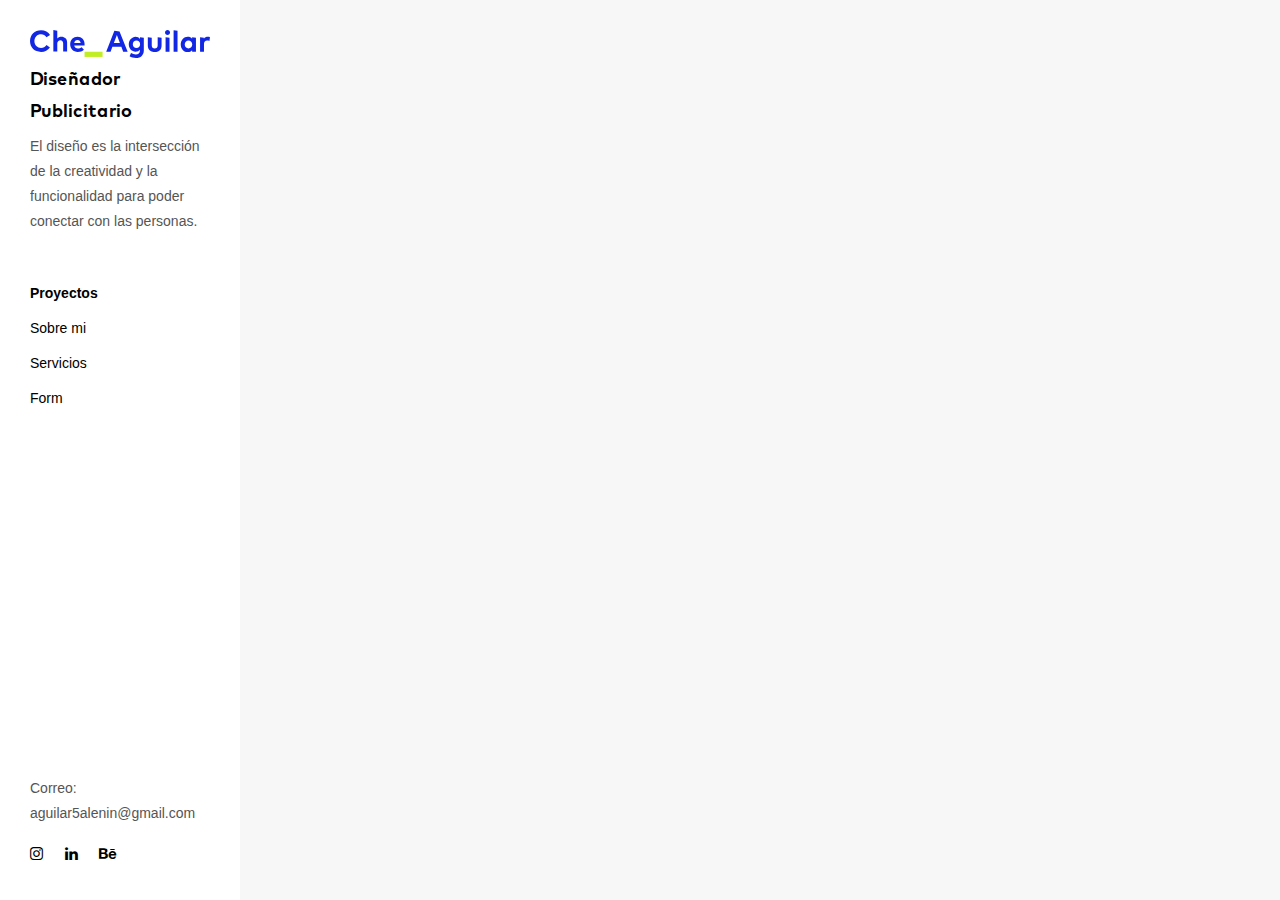
<file: index.html>
<!DOCTYPE html>
<html lang="en">

<head>
  <meta charset="UTF-8">
  <meta content="IE=edge" http-equiv="X-UA-Compatible">
  <meta content="width=device-width,initial-scale=1" name="viewport">
  <meta content="Page description" name="description">
  <meta name="google" content="notranslate" />
  <meta content="Mashup templates have been developped by Orson.io team" name="author">

  <!-- Disable tap highlight on IE -->
  <meta name="msapplication-tap-highlight" content="no">
  
  <link href="./assets/apple-icon-180x180.png" rel="apple-touch-icon">
  <link href="./assets/favicon.ico" rel="icon">



  <title>Title page</title>  

<link href="./main.82cfd66e.css" rel="stylesheet"></head>

<body>

<!-- Add your content of header -->
<header class="">
  <div class="navbar navbar-default visible-xs">
    <button type="button" class="navbar-toggle collapsed">
      <span class="sr-only">Toggle navigation</span>
      <span class="icon-bar"></span>
      <span class="icon-bar"></span>
      <span class="icon-bar"></span>
    </button>
    <a href="./index.html" class="navbar-brand">Mashup Template</a>
  </div>

  <nav class="sidebar">
    <div class="navbar-collapse" id="navbar-collapse">
      <div class="site-header hidden-xs">
          <a class="site-brand" href="./index.html" title="">
            <img class="img-responsive site-logo" alt="" src="./assets/images/che-aguilar-icon.svg">
            Diseñador Publicitario
          </a>
        <p>
          El diseño es la intersección de la creatividad y
         la funcionalidad para poder conectar con las personas.
        </p>
      </div>
      <ul class="nav">
        <li><a href="./index.html" title="">Proyectos</a></li>
        <li><a href="./about.html" title="">Sobre mi</a></li>
        <li><a href="./services.html" title="">Servicios</a></li>
        <li><a href="./form.html" title="">Form</a></li>

      </ul>

      <nav class="nav-footer">
        <p>Correo:<br> aguilar5alenin@gmail.com</p>
        <p class="nav-footer-social-buttons">
          <a class="fa-icon" href="https://www.instagram.com/che_aguilar_14/" title="">
            <i class="fa fa-instagram"></i>
          </a>
          <a class="fa-icon" href="https://www.linkedin.com/in/che-aguilar-mamani-614661263/" title="">
            <i class="fa fa-linkedin"></i>
          </a>
          <a class="fa-icon" href="https://www.behance.net/leninaguilar1" title="">
            <i class="fa fa-behance"></i>
          </a>
        </p>
      </nav>  
    </div> 
  </nav>
</header>
<main class="" id="main-collapse">

<!-- Add your site or app content here -->
 
<div class="hero-full-wrapper">
  <div class="grid">
  <div class="gutter-sizer"></div>
    <div class="grid-sizer"></div>
    
    <div class="grid-item">
      <img class="img-responsive" alt="" src="./assets/images/img-1.jpg">
      <a href="./project-sullpay-web.html " class="project-description">
        <div class="project-text-holder">
          <div class="project-text-inner">
            <h3>Sullpay-tienda de ropa artesanal</h3>
            <p>Ver proyecto</p>
          </div>
        </div>
      </a>
    </div>

    
    <div class="grid-item">
      <img class="img-responsive" alt="" src="./assets/images/img-2.jpg">
      <a href="./project - signus.html" class="project-description">
        <div class="project-text-holder">
          <div class="project-text-inner">
            <h3>Cignus-Manual de Marca</h3>
            <p>Ver proyecto</p>
          </div>
        </div>
      </a>
    </div>

    <div class="grid-item">
      <img class="img-responsive" alt="" src="./assets/images/img-3.jpg">
      <a href="./project -sullpay.html" class="project-description">
        <div class="project-text-holder">
          <div class="project-text-inner">
            <h3>Sullpay App Movil-tienda online</h3>
            <p>Ver proyecto</p>
          </div>
        </div>
      </a>
    </div>
    <div class="grid-item">
      <img class="img-responsive" alt="" src="./assets/images/img-4.jpg">
      <a href="./project-Pisac.html" class="project-description">
        <div class="project-text-holder">
          <div class="project-text-inner">
            <h3>Municipalidad de Pisac-Manual de Marca</h3>
            <p>Ver proyecto</p>
          </div>
        </div>
      </a>
    </div>
   
  </div>
</div>


<script>
  document.addEventListener("DOMContentLoaded", function (event) {
     masonryBuild();
  });
</script>

</main>

<script>
document.addEventListener("DOMContentLoaded", function (event) {
  navbarToggleSidebar();
  navActivePage();
});
</script>

<!-- Google Analytics: change UA-XXXXX-X to be your site's ID 

<script>
  (function (i, s, o, g, r, a, m) {
    i['GoogleAnalyticsObject'] = r; i[r] = i[r] || function () {
      (i[r].q = i[r].q || []).push(arguments)
    }, i[r].l = 1 * new Date(); a = s.createElement(o),
      m = s.getElementsByTagName(o)[0]; a.async = 1; a.src = g; m.parentNode.insertBefore(a, m)
  })(window, document, 'script', '//www.google-analytics.com/analytics.js', 'ga');
  ga('create', 'UA-XXXXX-X', 'auto');
  ga('send', 'pageview');
</script>

--><script type="text/javascript" src="./main.85741bff.js"></script></body>

</html>
</file>
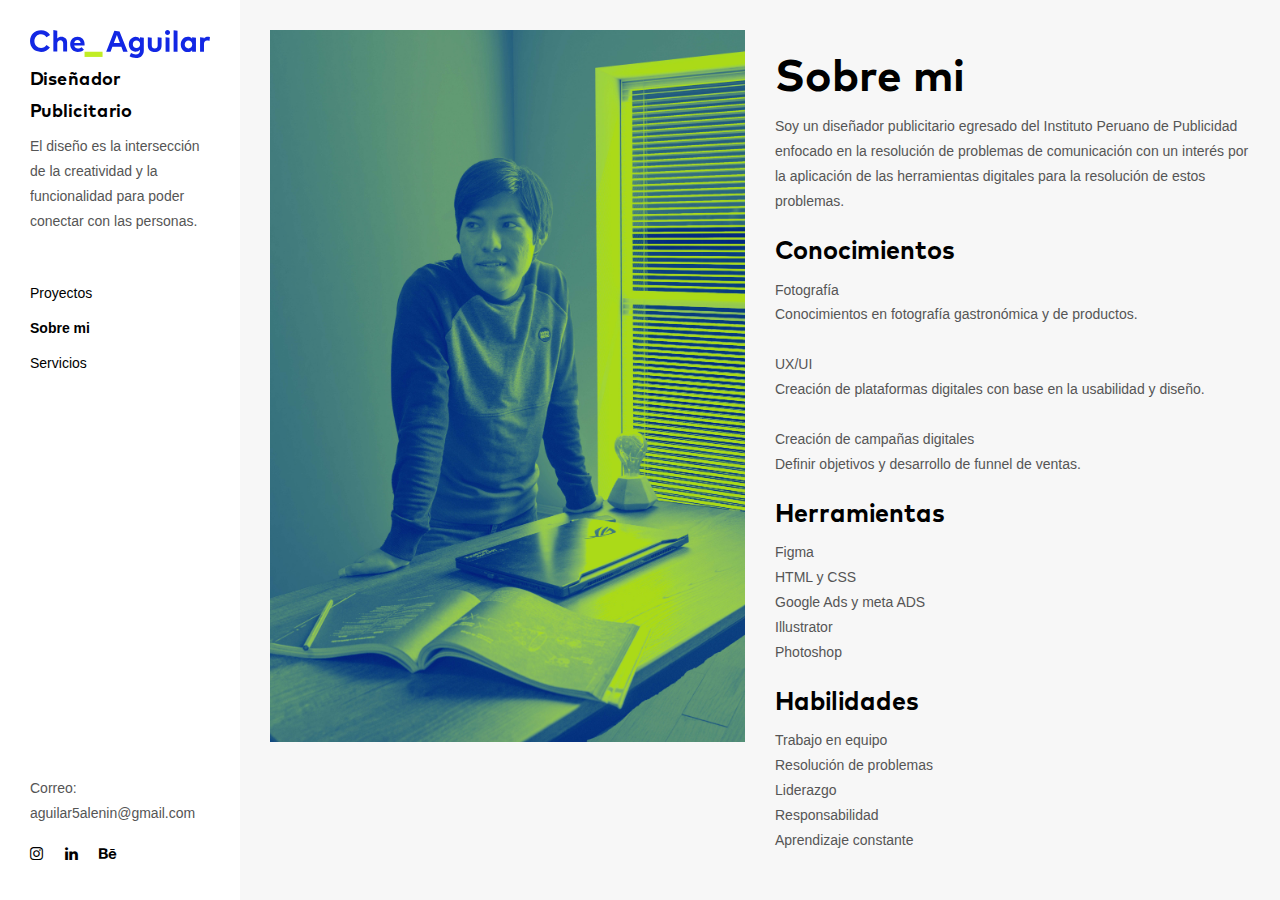
<file: about.html>
<!DOCTYPE html>
<html lang="en">

<head>
  <meta charset="UTF-8">
  <meta content="IE=edge" http-equiv="X-UA-Compatible">
  <meta content="width=device-width,initial-scale=1" name="viewport">
  <meta content="description" name="description">
  <meta name="google" content="notranslate" />
  <meta content="Mashup templates have been developped by Orson.io team" name="author">

  <!-- Disable tap highlight on IE -->
  <meta name="msapplication-tap-highlight" content="no">
  
  <link href="./assets/apple-icon-180x180.png" rel="apple-touch-icon">
  <link href="./assets/favicon.ico" rel="icon">



  <title>Title page</title>  

<link href="./main.82cfd66e.css" rel="stylesheet"></head>

<body>

 <!-- Add your content of header -->
<header class="">
  <div class="navbar navbar-default visible-xs">
    <button type="button" class="navbar-toggle collapsed">
      <span class="sr-only">Toggle navigation</span>
      <span class="icon-bar"></span>
      <span class="icon-bar"></span>
      <span class="icon-bar"></span>
    </button>
    <a href="./index.html" class="navbar-brand">Mashup Template</a>
  </div>

  <nav class="sidebar">
    <div class="navbar-collapse" id="navbar-collapse">
      <div class="site-header hidden-xs">
        <a class="site-brand" href="./index.html" title="">
          <img class="img-responsive site-logo" alt="" src="./assets/images/che-aguilar-icon.svg">
          Diseñador Publicitario
        </a>
      <p>
        El diseño es la intersección de la creatividad y
       la funcionalidad para poder conectar con las personas.
      </p>
    </div>
    <ul class="nav">
      <li><a href="./index.html" title="">Proyectos</a></li>
      <li><a href="./about.html" title="">Sobre mi</a></li>
      <li><a href="./services.html" title="">Servicios</a></li>

    </ul>

      <nav class="nav-footer">
        <p>Correo:<br> aguilar5alenin@gmail.com</p>
        <p class="nav-footer-social-buttons">
          <a class="fa-icon" href="https://www.instagram.com/che_aguilar_14/" title="">
            <i class="fa fa-instagram"></i>
          </a>
          <a class="fa-icon" href="https://www.linkedin.com/in/che-aguilar-mamani-614661263/" title="">
            <i class="fa fa-linkedin"></i>
          </a>
          <a class="fa-icon" href="https://www.behance.net/leninaguilar1" title="">
            <i class="fa fa-behance"></i>
          </a>
        </p>
      </nav>  
    </div> 
  </nav>
</header>
<main class="" id="main-collapse">


<div class="row">
  <div class="col-xs-12 col-md-6">
    <img class="img-responsive" alt="" src="./assets/images/foto-Che.jpg">
  </div>
  <div class="col-xs-12 col-md-6">
    <h1>Sobre mi</h1>
    
    <p>Soy un diseñador publicitario egresado del Instituto Peruano de Publicidad enfocado
       en la resolución de problemas de comunicación con un interés
       por la aplicación de las herramientas digitales para la resolución de estos problemas.
      </p>
    
    <h3>Conocimientos</h3>

    <p>Fotografía <br>
      Conocimientos en fotografía gastronómica y de productos.
      <br><br>
      UX/UI <br>
      Creación de plataformas digitales con base en la usabilidad y diseño.
      <br><br>
      Creación de campañas digitales <br>
      Definir objetivos y desarrollo de funnel de ventas.
      </p>

    <h3>Herramientas</h3>
    
    <p>Figma <br>
      HTML y CSS <br>
      Google Ads y meta ADS <br>
      Illustrator <br>                      
      Photoshop</p>
    <h3>Habilidades</h3>
    <p>Trabajo en equipo <br>
      Resolución de problemas <br>                     
      Liderazgo <br>
      Responsabilidad <br>
      Aprendizaje constante</p>
 </div>
</div>
    
</main>

<script>
document.addEventListener("DOMContentLoaded", function (event) {
  navbarToggleSidebar();
  navActivePage();
});
</script>

<!-- Google Analytics: change UA-XXXXX-X to be your site's ID 

<script>
  (function (i, s, o, g, r, a, m) {
    i['GoogleAnalyticsObject'] = r; i[r] = i[r] || function () {
      (i[r].q = i[r].q || []).push(arguments)
    }, i[r].l = 1 * new Date(); a = s.createElement(o),
      m = s.getElementsByTagName(o)[0]; a.async = 1; a.src = g; m.parentNode.insertBefore(a, m)
  })(window, document, 'script', '//www.google-analytics.com/analytics.js', 'ga');
  ga('create', 'UA-XXXXX-X', 'auto');
  ga('send', 'pageview');
</script>

--> <script type="text/javascript" src="./main.85741bff.js"></script></body>

</html>
</file>
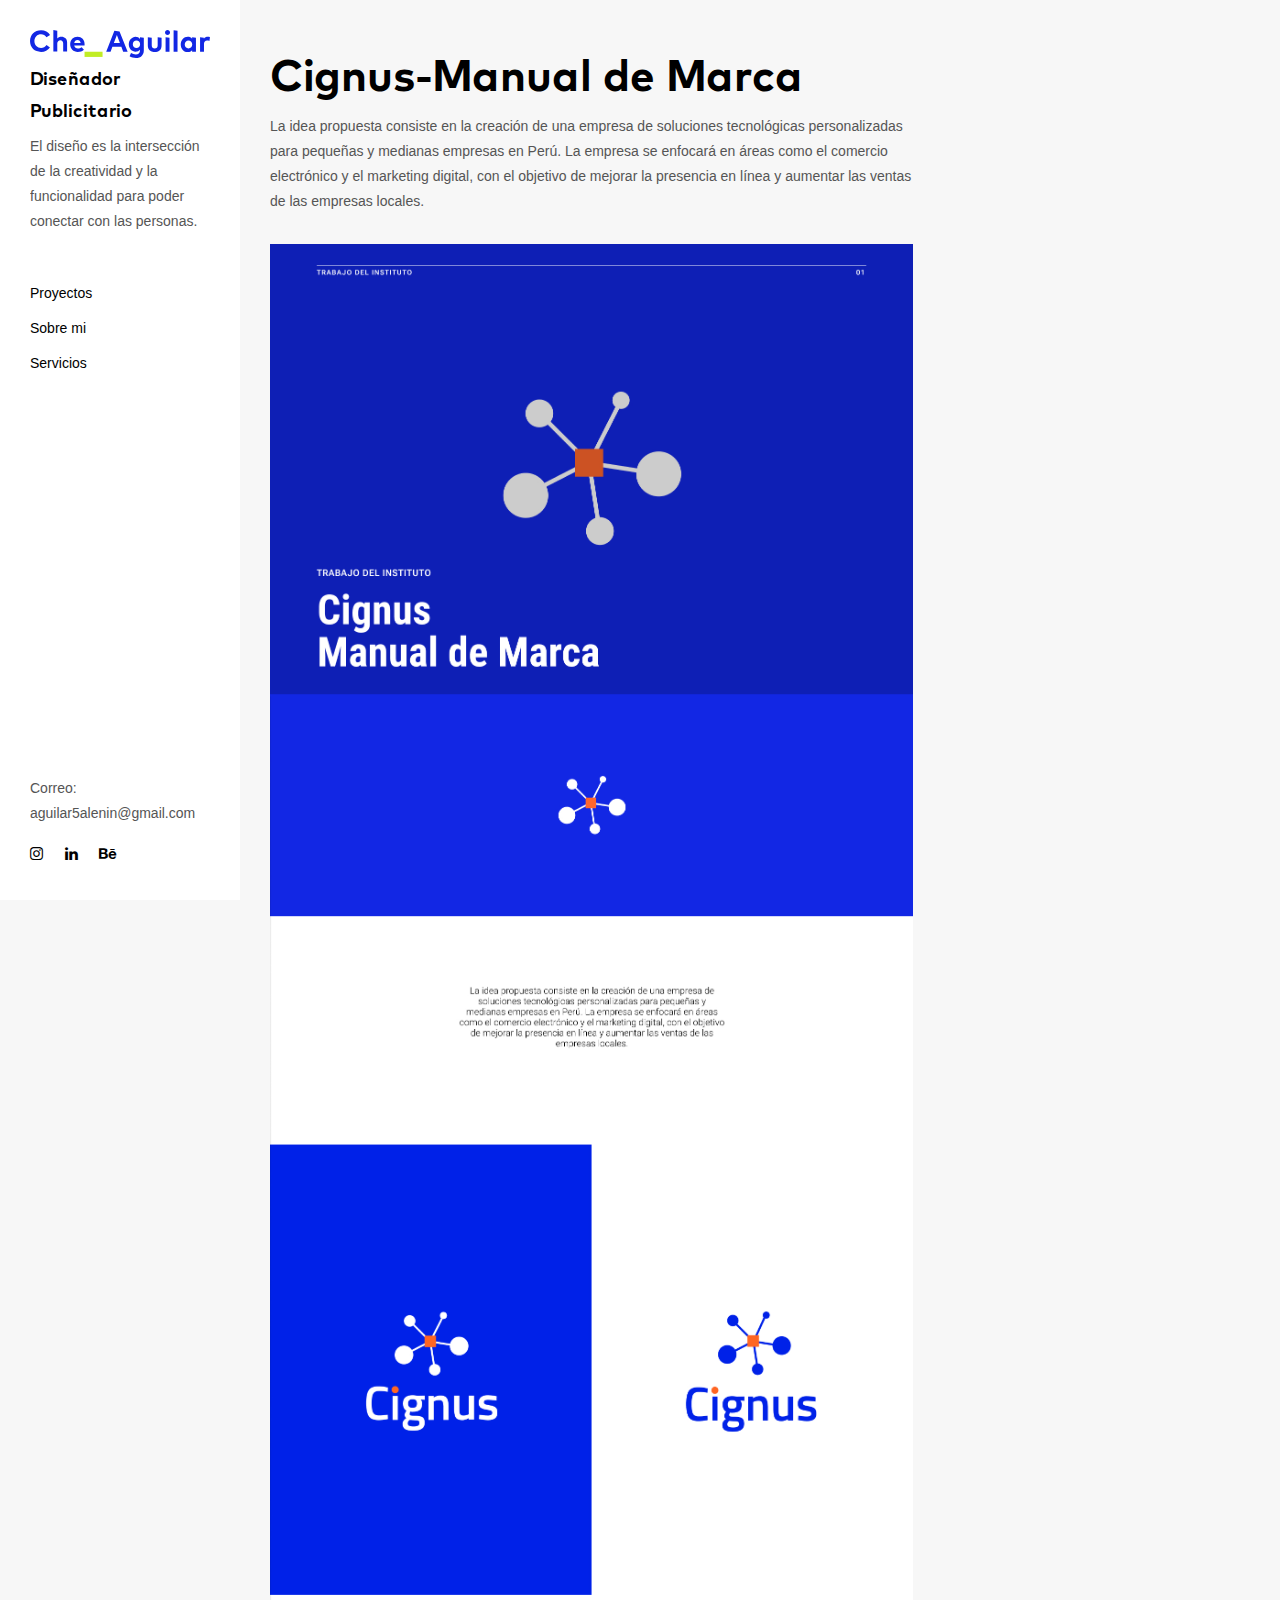
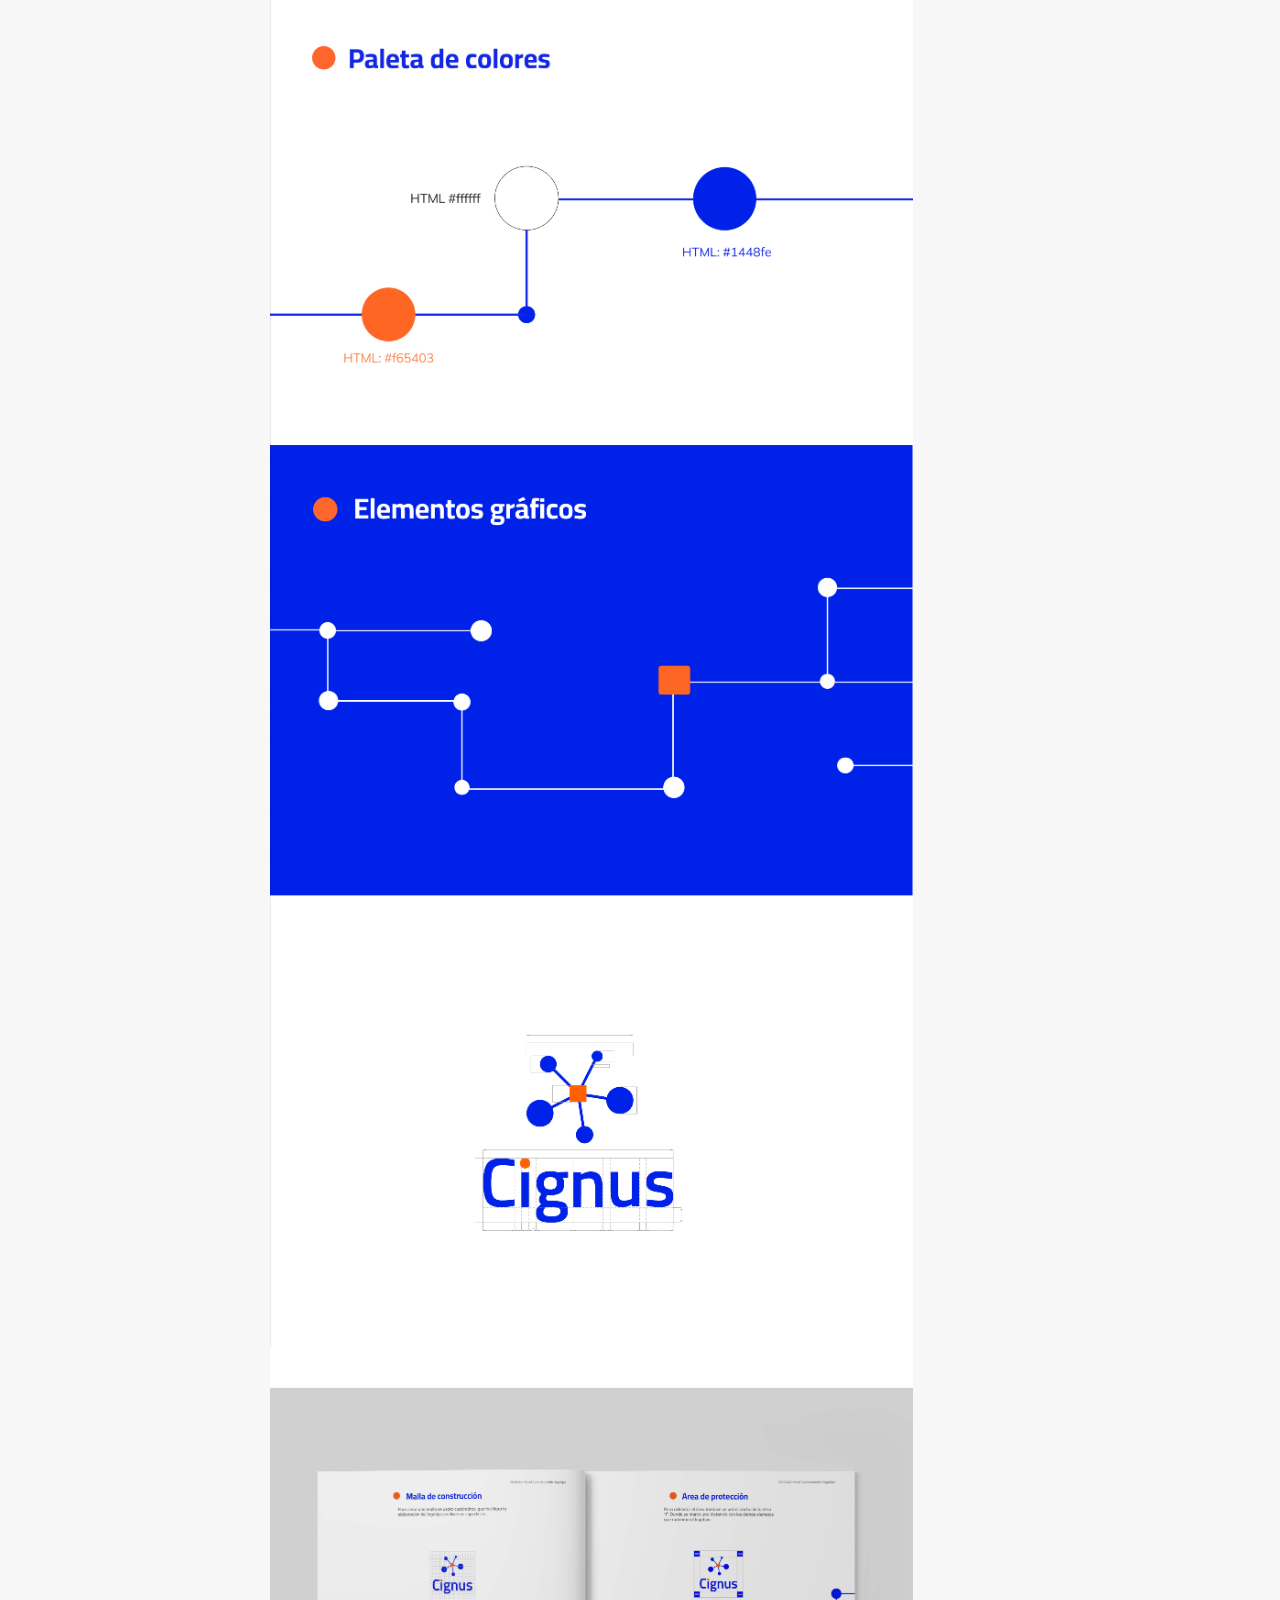
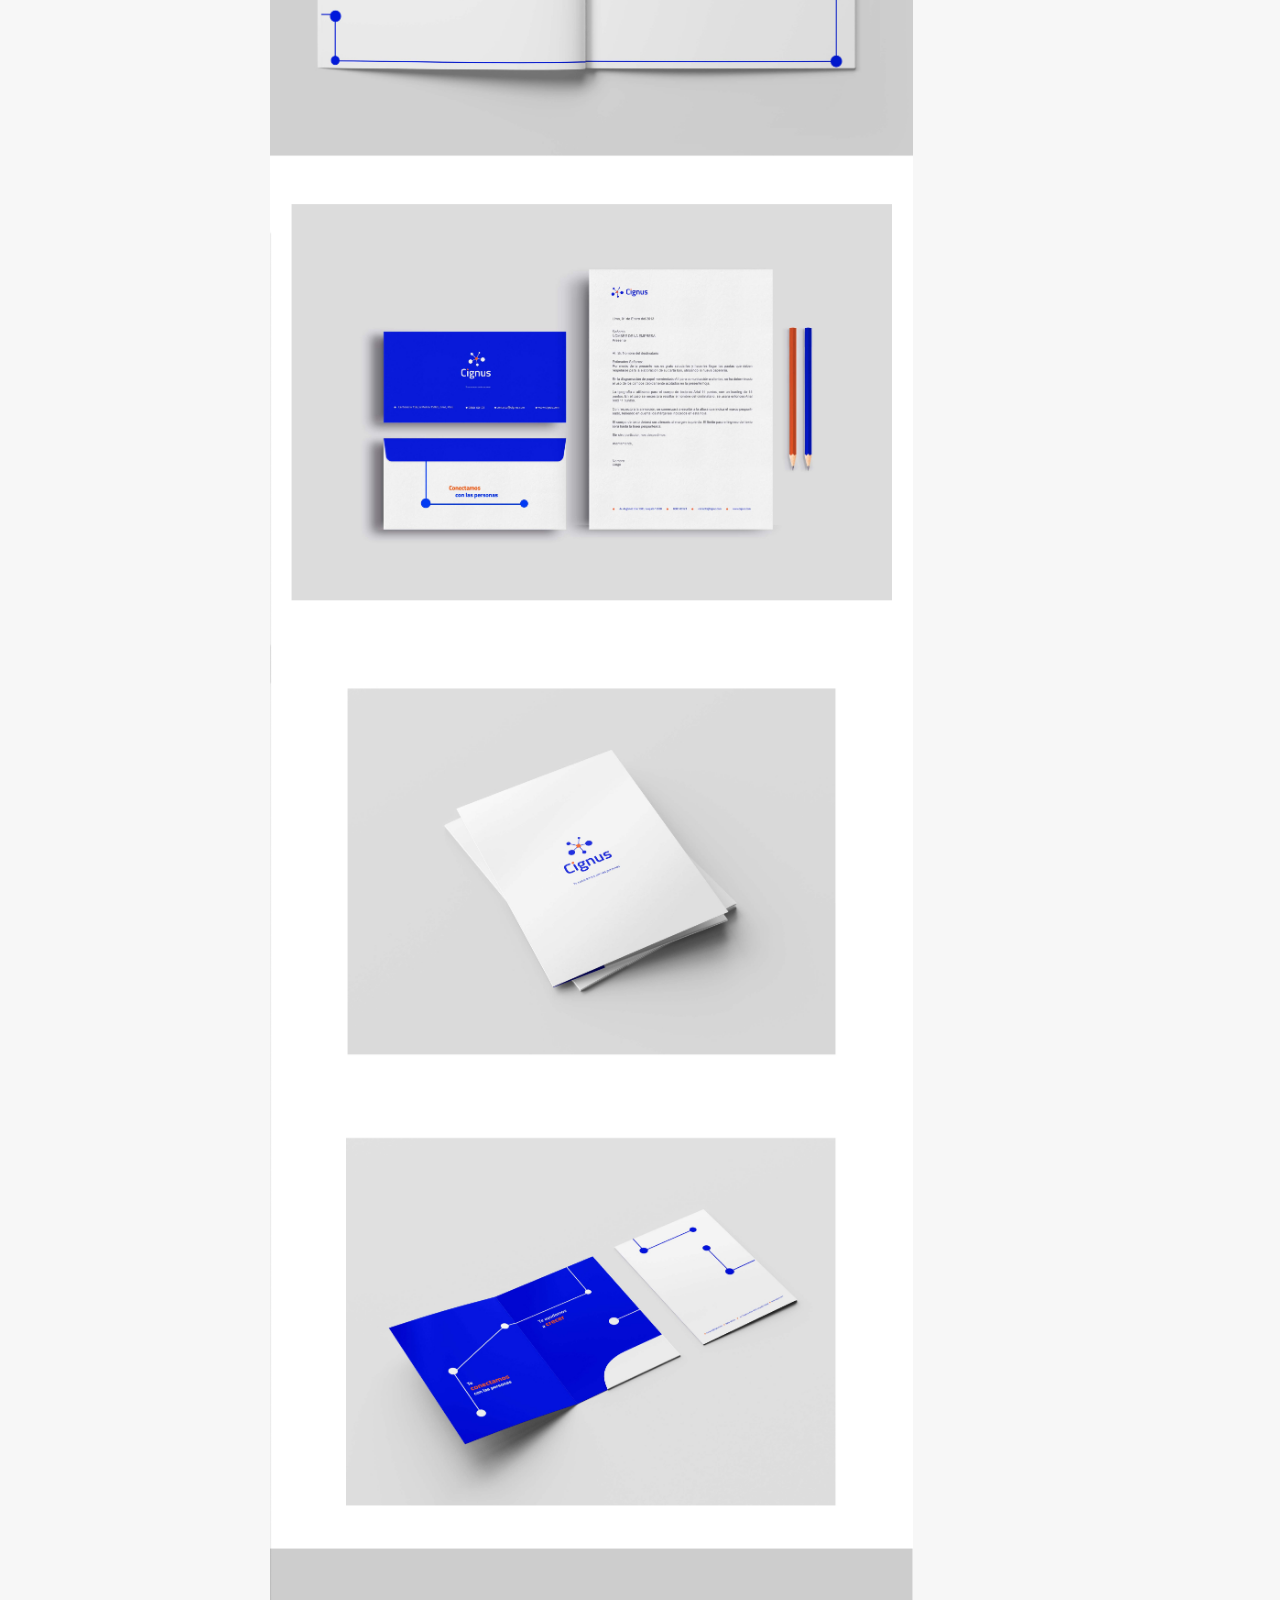
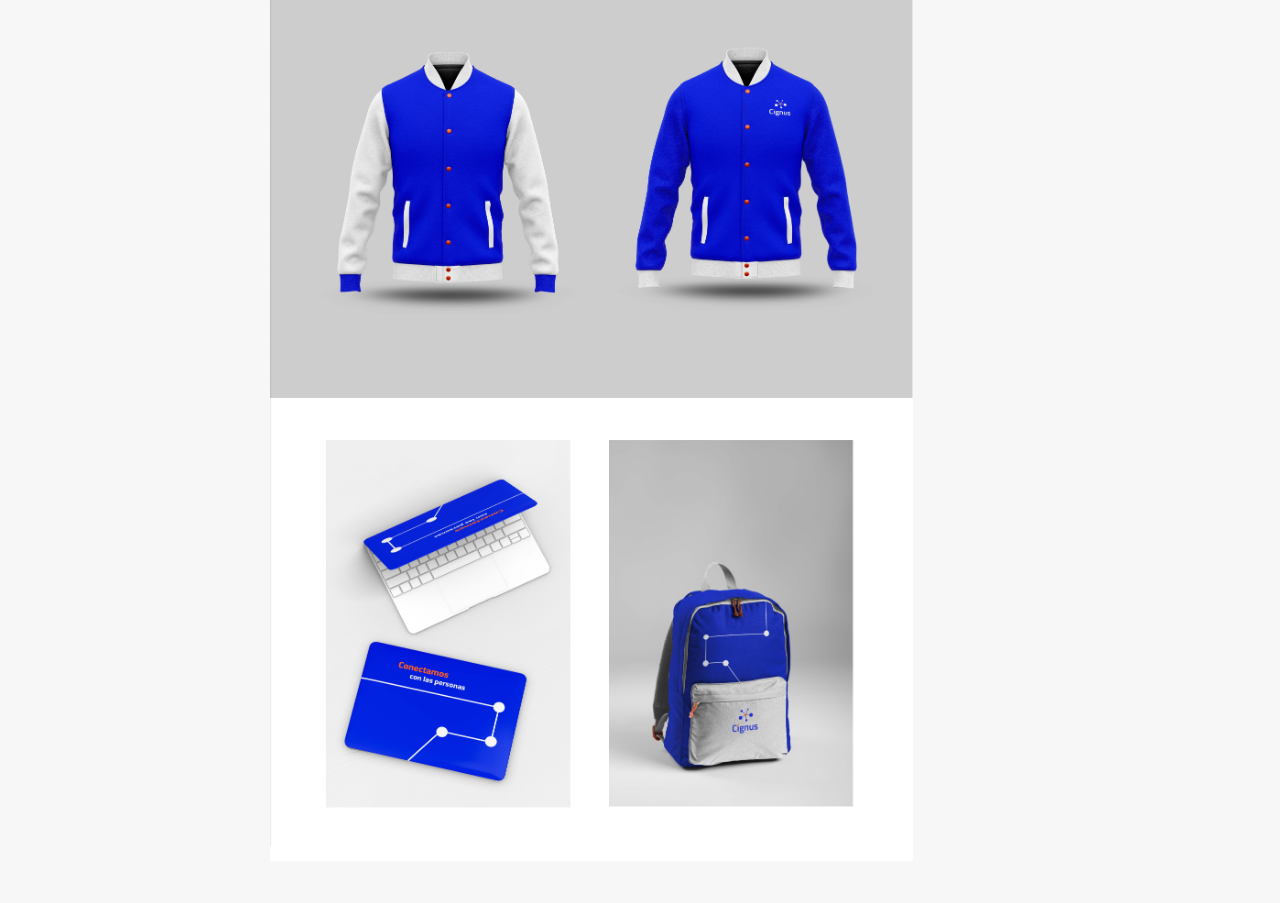
<file: project - signus.html>
<!DOCTYPE html>
<html lang="en">

<head>
  <meta charset="UTF-8">
  <meta content="IE=edge" http-equiv="X-UA-Compatible">
  <meta content="width=device-width,initial-scale=1" name="viewport">
  <meta content="description" name="description">
  <meta name="google" content="notranslate" />
  <meta content="Mashup templates have been developped by Orson.io team" name="author">

  <!-- Disable tap highlight on IE -->
  <meta name="msapplication-tap-highlight" content="no">
  
  <link href="./assets/apple-icon-180x180.png" rel="apple-touch-icon">
  <link href="./assets/favicon.ico" rel="icon">



  <title>Title page</title>  

<link href="./main.82cfd66e.css" rel="stylesheet"></head>

<body>

 <!-- Add your content of header -->
<header class="">
  <div class="navbar navbar-default visible-xs">
    <button type="button" class="navbar-toggle collapsed">
      <span class="sr-only">Toggle navigation</span>
      <span class="icon-bar"></span>
      <span class="icon-bar"></span>
      <span class="icon-bar"></span>
    </button>
    <a href="./index.html" class="navbar-brand">Mashup Template</a>
  </div>

  <nav class="sidebar">
    <div class="navbar-collapse" id="navbar-collapse">
      <div class="site-header hidden-xs">
        <a class="site-brand" href="./index.html" title="">
          <img class="img-responsive site-logo" alt="" src="./assets/images/che-aguilar-icon.svg">
          Diseñador Publicitario
        </a>
      <p>
        El diseño es la intersección de la creatividad y
       la funcionalidad para poder conectar con las personas.
      </p>
    </div>
    <ul class="nav">
      <li><a href="./index.html" title="">Proyectos</a></li>
      <li><a href="./about.html" title="">Sobre mi</a></li>
      <li><a href="./services.html" title="">Servicios</a></li>
   

    </ul>

      <nav class="nav-footer">
        <p>Correo:<br> aguilar5alenin@gmail.com</p>
        <p class="nav-footer-social-buttons">
          <a class="fa-icon" href="https://www.instagram.com/che_aguilar_14/" title="">
            <i class="fa fa-instagram"></i>
          </a>
          <a class="fa-icon" href="https://www.linkedin.com/in/che-aguilar-mamani-614661263/" title="">
            <i class="fa fa-linkedin"></i>
          </a>
          <a class="fa-icon" href="https://www.behance.net/leninaguilar1" title="">
            <i class="fa fa-behance"></i>
          </a>
        </p>
      </nav>  
    </div> 
  </nav>
</header>
<main class="" id="main-collapse">


<div class="row">
  <div class="col-xs-12 col-md-8">

    <div class="section-container-spacer">
        <h1>Cignus-Manual de Marca</h1>
        <p>La idea propuesta consiste en la creación de una empresa de soluciones
           tecnológicas personalizadas para pequeñas y
           medianas empresas en Perú. La empresa se enfocará en áreas
           como el comercio electrónico y el marketing digital, con el objetivo
           de mejorar la presencia en línea
           y aumentar las ventas de las empresas locales.</p>
    </div>

    <div class="section-container-spacer">
      <p><img class="img-responsive" alt="" src="./assets/images/img-13.jpg"></p>
      <div class="row">
      </div>
    </div>

    <p></p>
  </div>
  
</div>
    


</main>

<script>
document.addEventListener("DOMContentLoaded", function (event) {
  navbarToggleSidebar();
  navActivePage();
});
</script>

<!-- Google Analytics: change UA-XXXXX-X to be your site's ID 

<script>
  (function (i, s, o, g, r, a, m) {
    i['GoogleAnalyticsObject'] = r; i[r] = i[r] || function () {
      (i[r].q = i[r].q || []).push(arguments)
    }, i[r].l = 1 * new Date(); a = s.createElement(o),
      m = s.getElementsByTagName(o)[0]; a.async = 1; a.src = g; m.parentNode.insertBefore(a, m)
  })(window, document, 'script', '//www.google-analytics.com/analytics.js', 'ga');
  ga('create', 'UA-XXXXX-X', 'auto');
  ga('send', 'pageview');
</script>

--> <script type="text/javascript" src="./main.85741bff.js"></script></body>

</html>
</file>
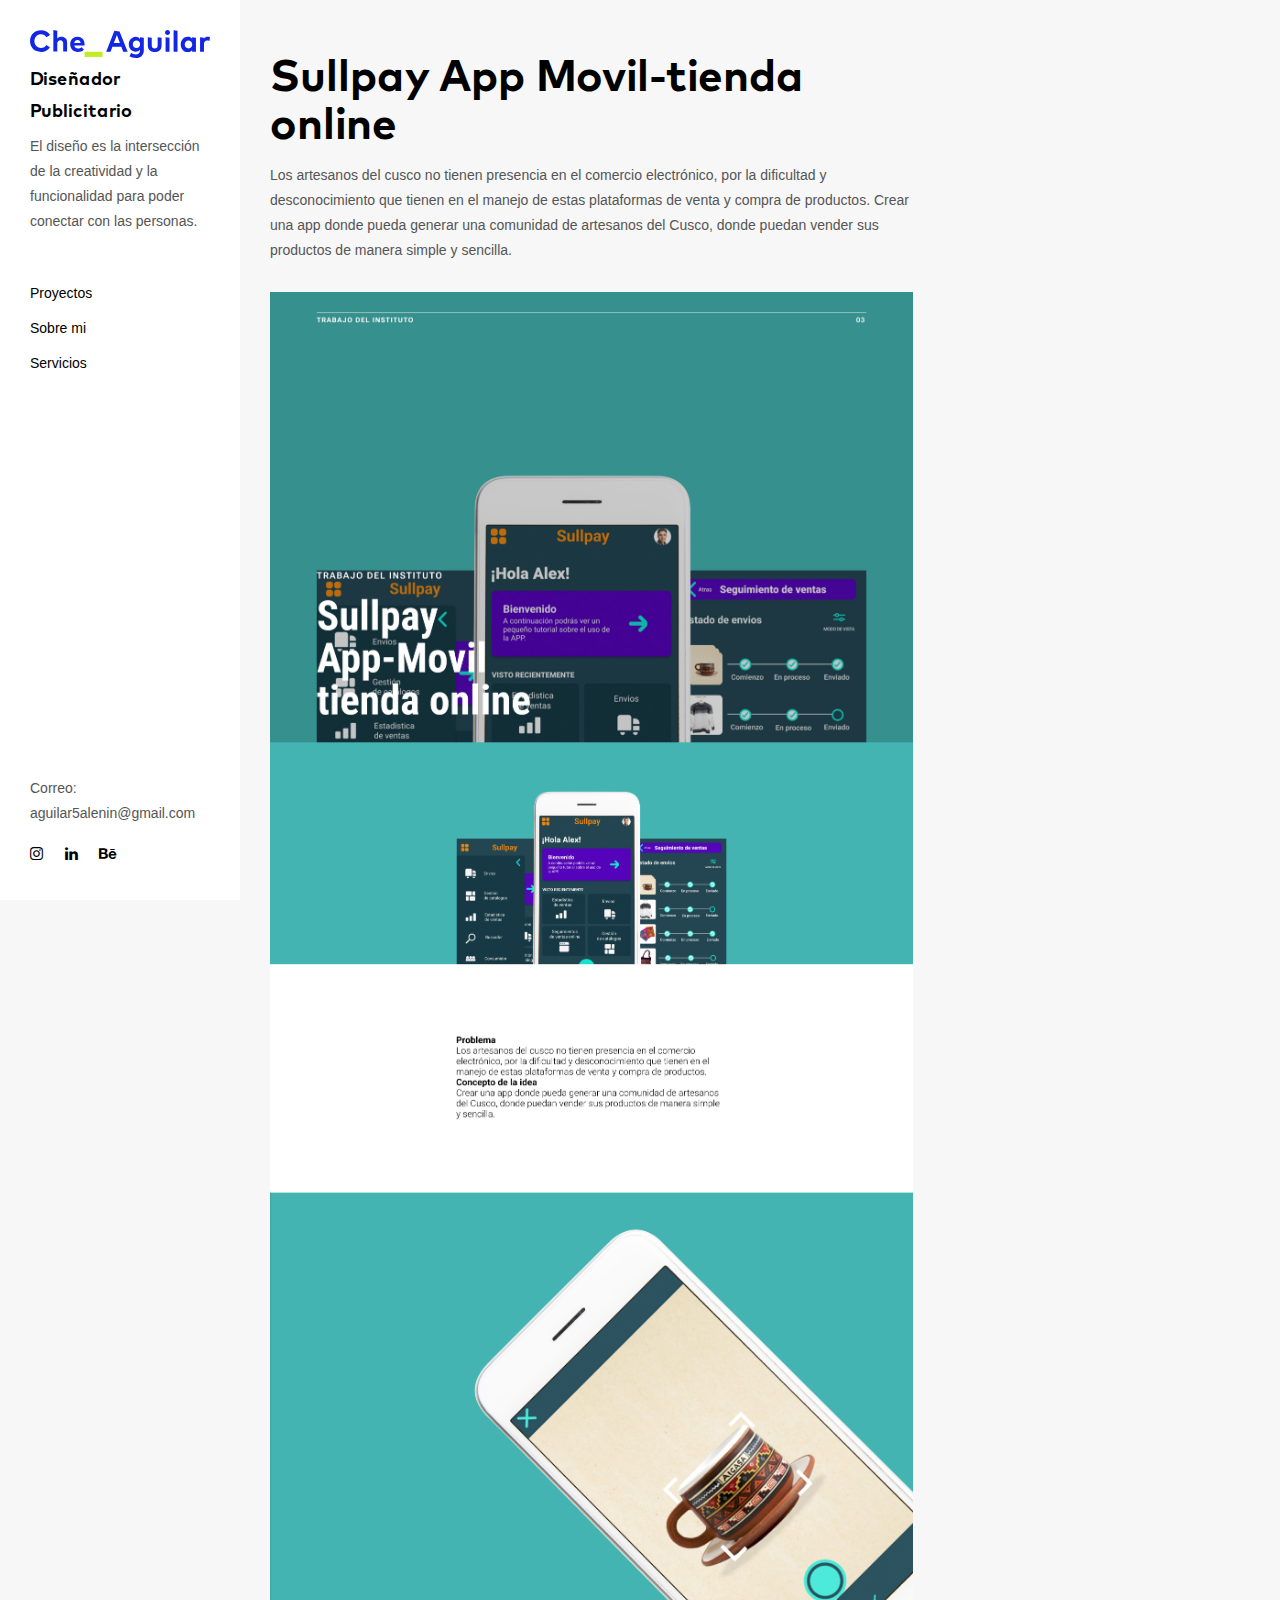
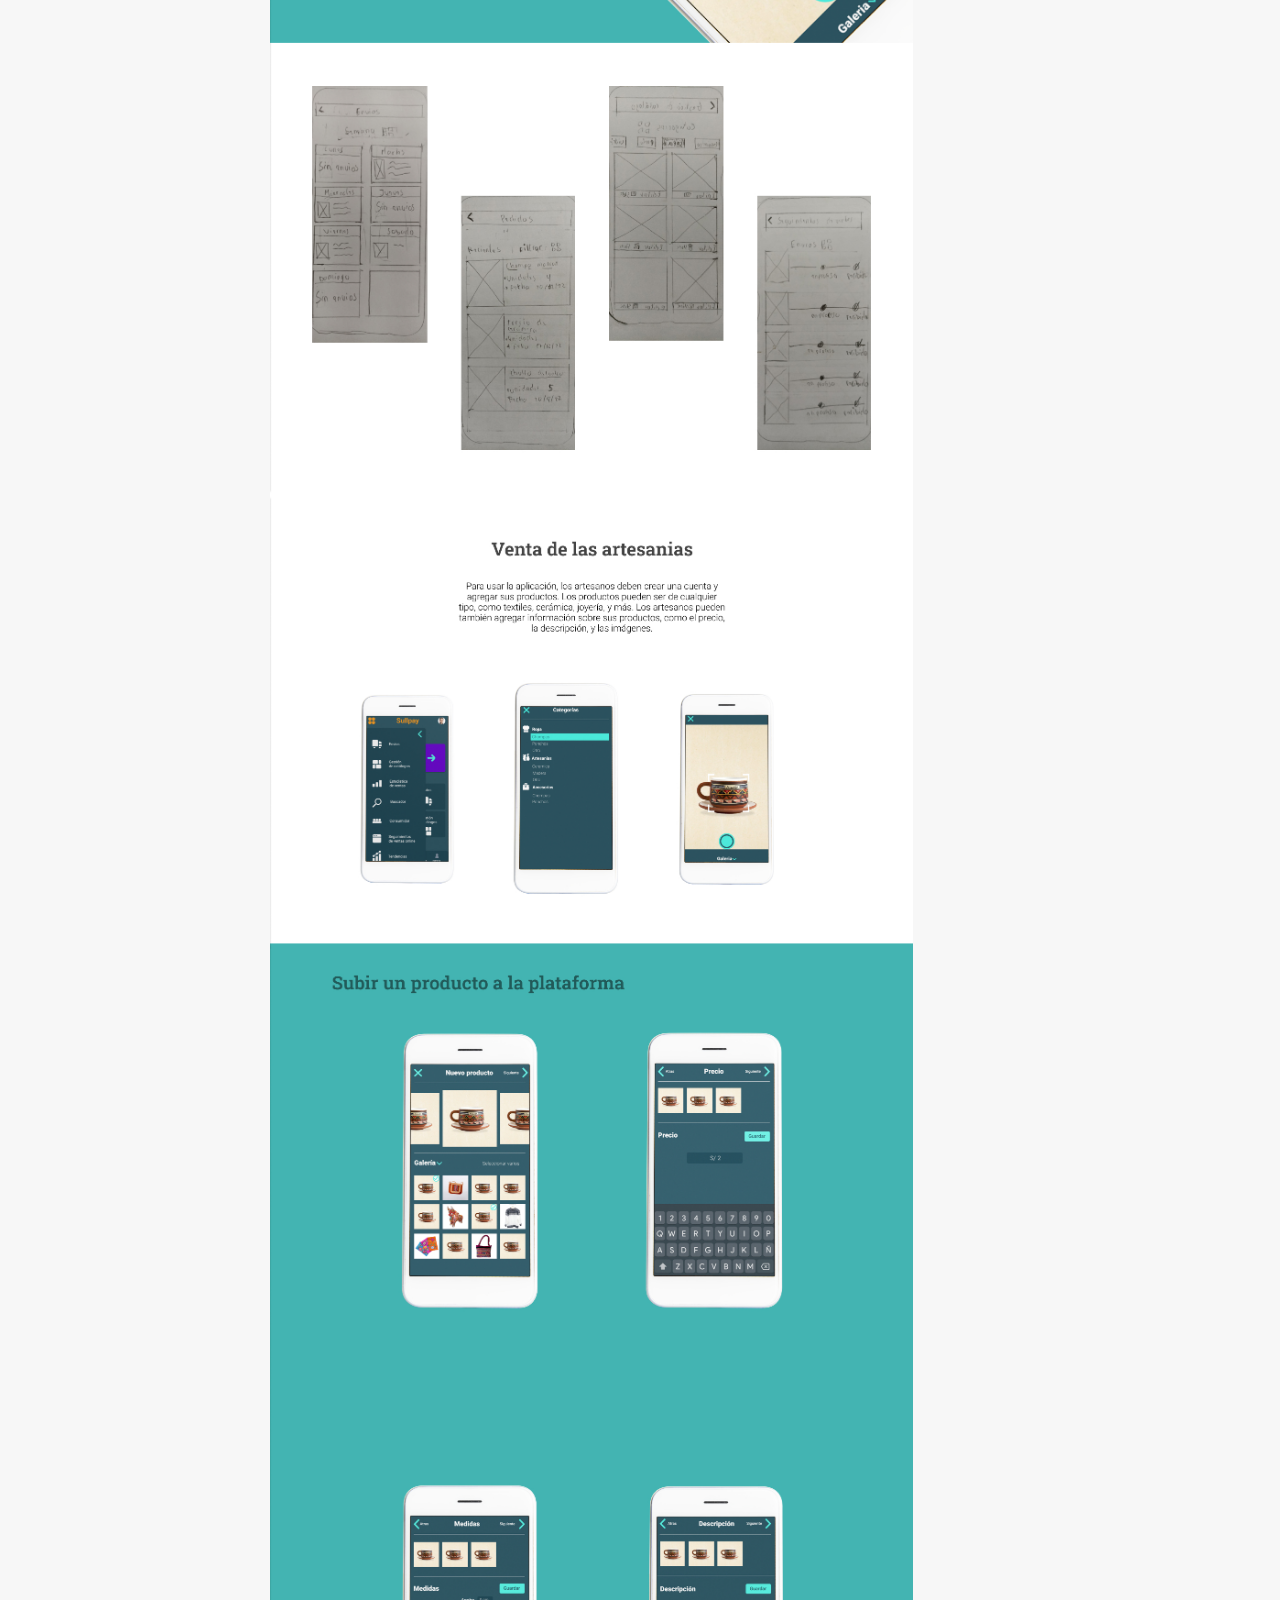
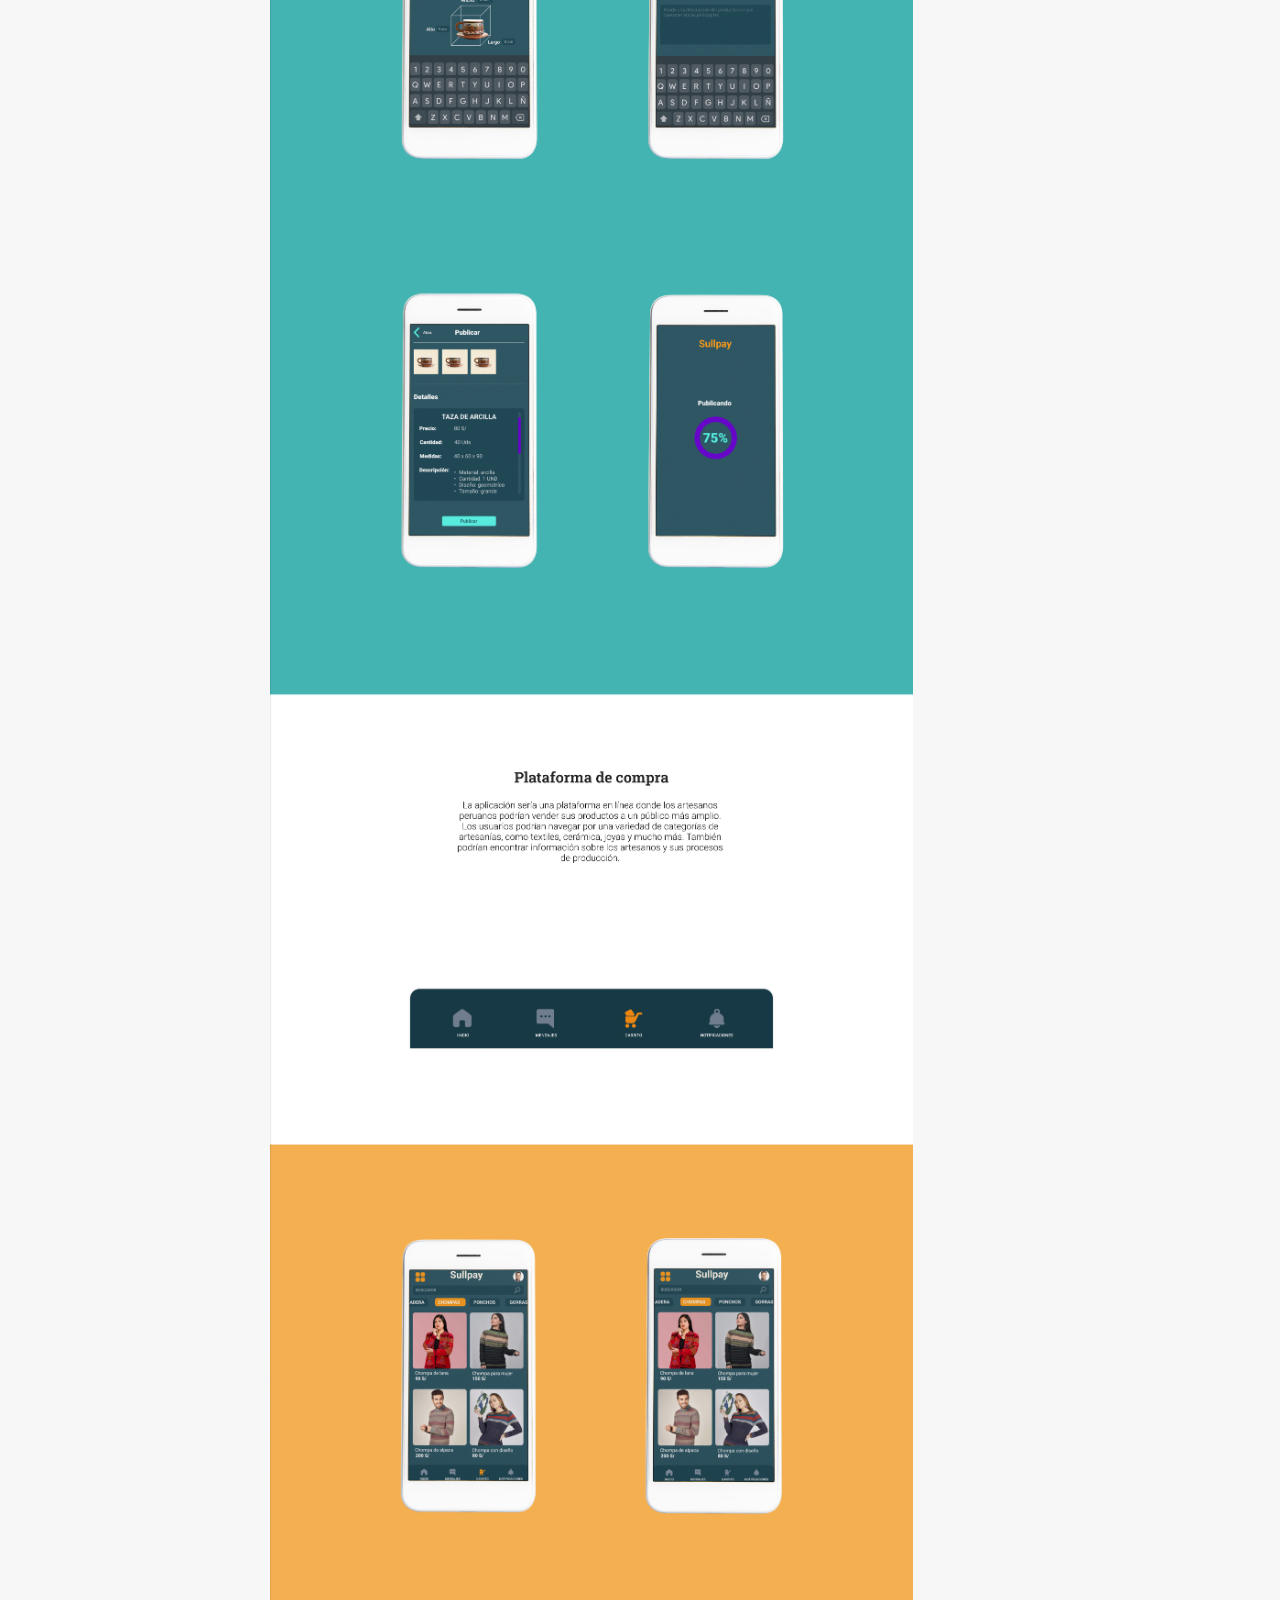
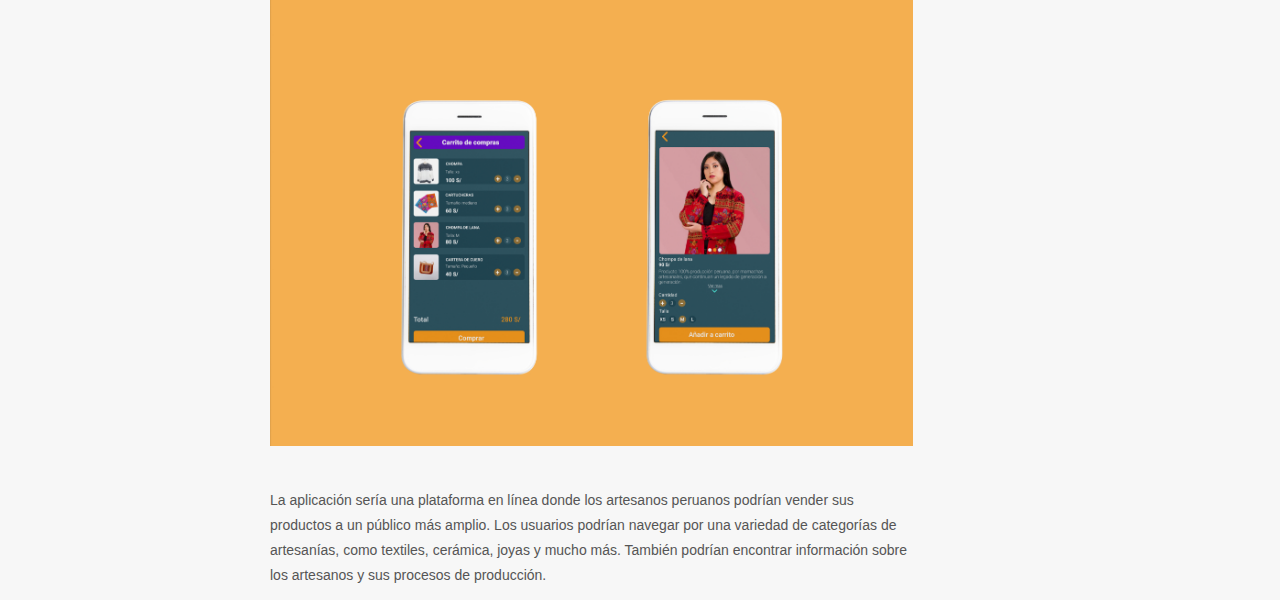
<file: project -sullpay.html>
<!DOCTYPE html>
<html lang="en">

<head>
  <meta charset="UTF-8">
  <meta content="IE=edge" http-equiv="X-UA-Compatible">
  <meta content="width=device-width,initial-scale=1" name="viewport">
  <meta content="description" name="description">
  <meta name="google" content="notranslate" />
  <meta content="Mashup templates have been developped by Orson.io team" name="author">

  <!-- Disable tap highlight on IE -->
  <meta name="msapplication-tap-highlight" content="no">
  
  <link href="./assets/apple-icon-180x180.png" rel="apple-touch-icon">
  <link href="./assets/favicon.ico" rel="icon">



  <title>Title page</title>  

<link href="./main.82cfd66e.css" rel="stylesheet"></head>

<body>

 <!-- Add your content of header -->
<header class="">
  <div class="navbar navbar-default visible-xs">
    <button type="button" class="navbar-toggle collapsed">
      <span class="sr-only">Toggle navigation</span>
      <span class="icon-bar"></span>
      <span class="icon-bar"></span>
      <span class="icon-bar"></span>
    </button>
    <a href="./index.html" class="navbar-brand">Mashup Template</a>
  </div>

  <nav class="sidebar">
    <div class="navbar-collapse" id="navbar-collapse">
      <div class="site-header hidden-xs">
        <a class="site-brand" href="./index.html" title="">
          <img class="img-responsive site-logo" alt="" src="./assets/images/che-aguilar-icon.svg">
          Diseñador Publicitario
        </a>
      <p>
        El diseño es la intersección de la creatividad y
       la funcionalidad para poder conectar con las personas.
      </p>
    </div>
    <ul class="nav">
      <li><a href="./index.html" title="">Proyectos</a></li>
      <li><a href="./about.html" title="">Sobre mi</a></li>
      <li><a href="./services.html" title="">Servicios</a></li>

    </ul>

      <nav class="nav-footer">
        <p>Correo:<br> aguilar5alenin@gmail.com</p>
        <p class="nav-footer-social-buttons">
          <a class="fa-icon" href="https://www.instagram.com/che_aguilar_14/" title="">
            <i class="fa fa-instagram"></i>
          </a>
          <a class="fa-icon" href="https://www.linkedin.com/in/che-aguilar-mamani-614661263/" title="">
            <i class="fa fa-linkedin"></i>
          </a>
          <a class="fa-icon" href="https://www.behance.net/leninaguilar1" title="">
            <i class="fa fa-behance"></i>
          </a>
        </p>
      </nav>  
    </div> 
  </nav>
</header>
<main class="" id="main-collapse">


<div class="row">
  <div class="col-xs-12 col-md-8">

    <div class="section-container-spacer">
      <h1>Sullpay App Movil-tienda online</h1>
      <p>Los artesanos del cusco no tienen presencia
         en el comercio electrónico, por la dificultad y desconocimiento
         que tienen en el manejo de estas plataformas de venta y compra de productos.
         Crear una app donde pueda generar una comunidad
         de artesanos del Cusco, donde puedan vender sus
         productos de manera simple y sencilla.
      </p>
    </div>

    <div class="section-container-spacer">
      <p><img class="img-responsive" alt="" src="./assets/images/img-14.jpg"></p>
      <div class="row">
      </div>
    </div>

    <p>La aplicación sería una plataforma en línea donde
       los artesanos peruanos podrían vender sus productos
       a un público más amplio. Los usuarios podrían navegar
       por una variedad de categorías de artesanías, como textiles, cerámica,
       joyas y mucho más. También podrían encontrar información
       sobre los artesanos y sus procesos de producción.</p>
  </div>
  
</div>
    


</main>

<script>
document.addEventListener("DOMContentLoaded", function (event) {
  navbarToggleSidebar();
  navActivePage();
});
</script>

<!-- Google Analytics: change UA-XXXXX-X to be your site's ID 

<script>
  (function (i, s, o, g, r, a, m) {
    i['GoogleAnalyticsObject'] = r; i[r] = i[r] || function () {
      (i[r].q = i[r].q || []).push(arguments)
    }, i[r].l = 1 * new Date(); a = s.createElement(o),
      m = s.getElementsByTagName(o)[0]; a.async = 1; a.src = g; m.parentNode.insertBefore(a, m)
  })(window, document, 'script', '//www.google-analytics.com/analytics.js', 'ga');
  ga('create', 'UA-XXXXX-X', 'auto');
  ga('send', 'pageview');
</script>

--> <script type="text/javascript" src="./main.85741bff.js"></script></body>

</html>
</file>
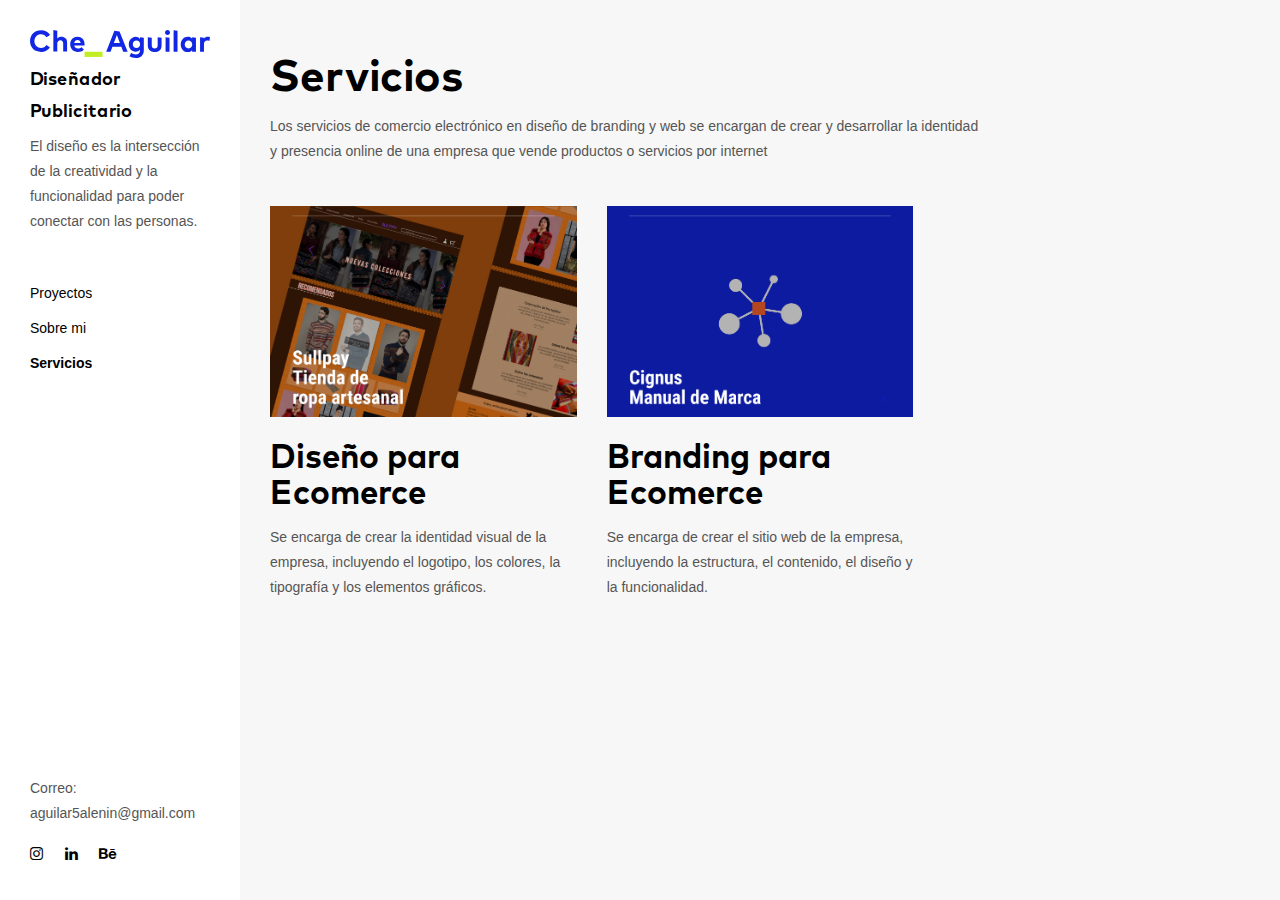
<file: services.html>
<!DOCTYPE html>
<html lang="en">

<head>
  <meta charset="UTF-8">
  <meta content="IE=edge" http-equiv="X-UA-Compatible">
  <meta content="width=device-width,initial-scale=1" name="viewport">
  <meta content="description" name="description">
  <meta name="google" content="notranslate" />
  <meta content="Mashup templates have been developped by Orson.io team" name="author">

  <!-- Disable tap highlight on IE -->
  <meta name="msapplication-tap-highlight" content="no">
  
  <link href="./assets/apple-icon-180x180.png" rel="apple-touch-icon">
  <link href="./assets/favicon.ico" rel="icon">



  <title>Title page</title>  

<link href="./main.82cfd66e.css" rel="stylesheet"></head>

<body>

 <!-- Add your content of header -->
<header class="">
  <div class="navbar navbar-default visible-xs">
    <button type="button" class="navbar-toggle collapsed">
      <span class="sr-only">Toggle navigation</span>
      <span class="icon-bar"></span>
      <span class="icon-bar"></span>
      <span class="icon-bar"></span>
    </button>
    <a href="./index.html" class="navbar-brand">Mashup Template</a>
  </div>

  <nav class="sidebar">
    <div class="navbar-collapse" id="navbar-collapse">
      <div class="site-header hidden-xs">
        <a class="site-brand" href="./index.html" title="">
          <img class="img-responsive site-logo" alt="" src="./assets/images/che-aguilar-icon.svg">
          Diseñador Publicitario
        </a>
      <p>
        El diseño es la intersección de la creatividad y
       la funcionalidad para poder conectar con las personas.
      </p>
    </div>
    <ul class="nav">
      <li><a href="./index.html" title="">Proyectos</a></li>
      <li><a href="./about.html" title="">Sobre mi</a></li>
      <li><a href="./services.html" title="">Servicios</a></li>
    

    </ul>
      <nav class="nav-footer">
        <p>Correo:<br> aguilar5alenin@gmail.com</p>
        <p class="nav-footer-social-buttons">
          <a class="fa-icon" href="https://www.instagram.com/che_aguilar_14/" title="">
            <i class="fa fa-instagram"></i>
          </a>
          <a class="fa-icon" href="https://www.linkedin.com/in/che-aguilar-mamani-614661263/" title="">
            <i class="fa fa-linkedin"></i>
          </a>
          <a class="fa-icon" href="https://www.behance.net/leninaguilar1" title="">
            <i class="fa fa-behance"></i>
          </a>
        </p>
      </nav>  
    </div> 
  </nav>
</header>
<main class="" id="main-collapse">


<div class="row">
  <div class="col-xs-12 section-container-spacer">
    <h1>Servicios</h1>
    <p>Los servicios de comercio electrónico en diseño
       de branding y web se encargan de crear y desarrollar la identidad <br>
       y presencia online de una empresa que vende productos o servicios por internet</p>
  </div>

  <div class="col-xs-12 col-md-4 section-container-spacer">
    <img class="img-responsive" alt="" src="./assets/images/img-1.jpg">
    <h2>Diseño para <br> Ecomerce</h2>
    <p>Se encarga de crear la identidad visual de la empresa, incluyendo
       el logotipo, los colores, la tipografía y los elementos gráficos.</p>
  </div>

  <div class="col-xs-12 col-md-4 section-container-spacer">
    <img class="img-responsive" alt="" src="./assets/images/img-2.jpg">
    <h2>Branding para <br> Ecomerce</h2>
    <p>Se encarga de crear el sitio web de la empresa, incluyendo la estructura,
       el contenido, el diseño y la funcionalidad.</p>
  </div>
</div>


</main>

<script>
document.addEventListener("DOMContentLoaded", function (event) {
  navbarToggleSidebar();
  navActivePage();
});
</script>

<!-- Google Analytics: change UA-XXXXX-X to be your site's ID 

<script>
  (function (i, s, o, g, r, a, m) {
    i['GoogleAnalyticsObject'] = r; i[r] = i[r] || function () {
      (i[r].q = i[r].q || []).push(arguments)
    }, i[r].l = 1 * new Date(); a = s.createElement(o),
      m = s.getElementsByTagName(o)[0]; a.async = 1; a.src = g; m.parentNode.insertBefore(a, m)
  })(window, document, 'script', '//www.google-analytics.com/analytics.js', 'ga');
  ga('create', 'UA-XXXXX-X', 'auto');
  ga('send', 'pageview');
</script>

--> <script type="text/javascript" src="./main.85741bff.js"></script></body>

</html>
</file>
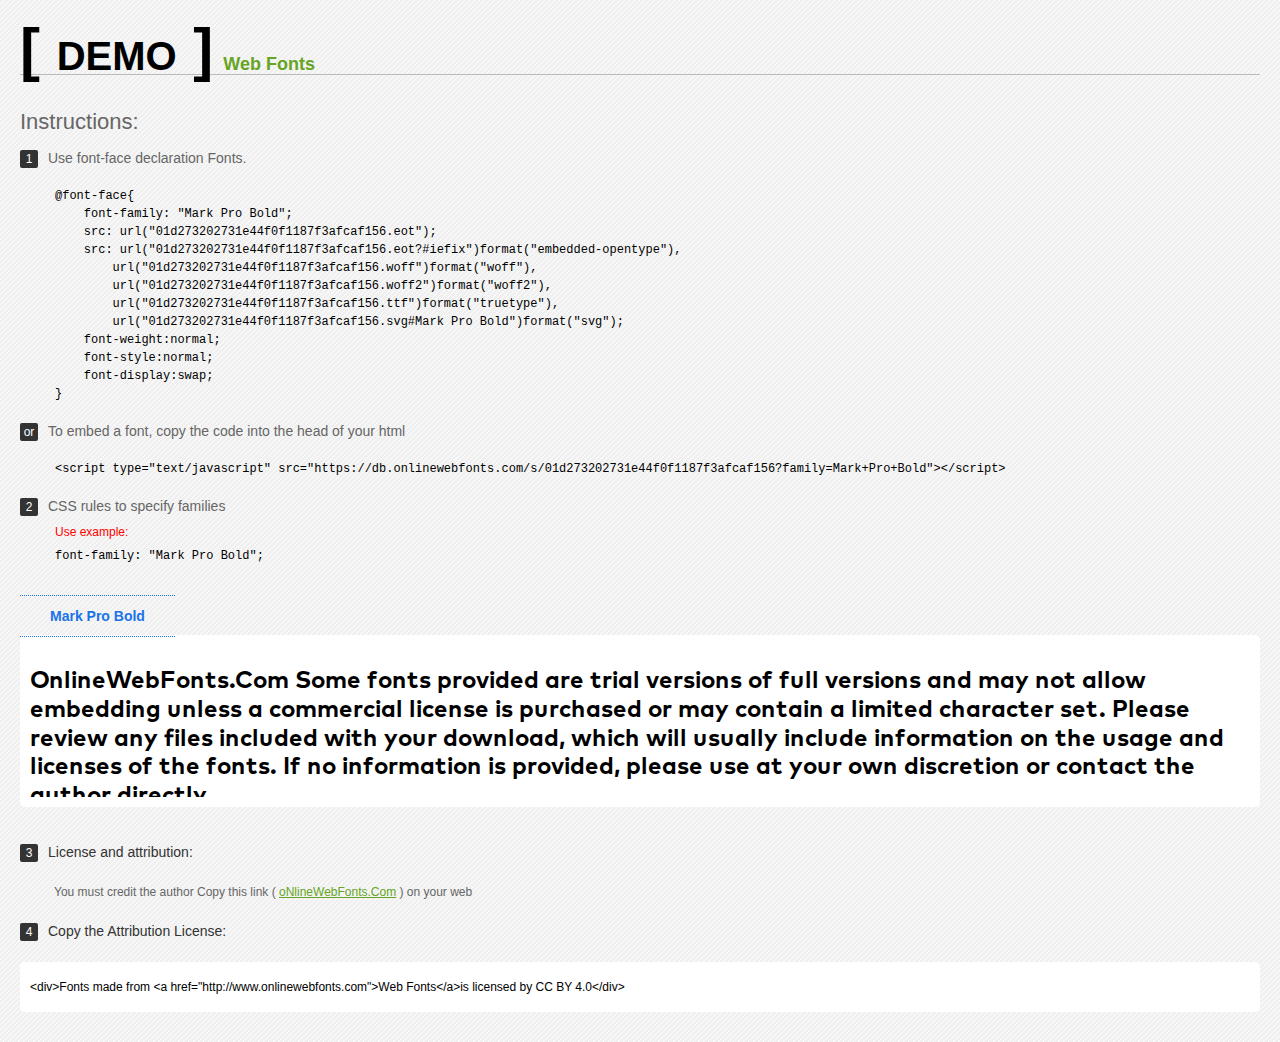
<file: fonts/Mark-pro-bold/Mark-Pro-Bold/Web Fonts/Web Fonts Demo.html>
<!doctype html>
<html>
<head>
<meta charset="utf-8">
<title>Mark Pro Bold Fonts Demo</title>
<style type="text/css">
*{margin:0;padding:0;list-style-type:none;}body{font-family:Arial,Helvetica,sans-serif;line-height:1.5;font-size:16px;padding:20px;color:#333;background-image:url([data-uri]);}a{color:#66A523;}a:hover,.g:hover{opacity:0.7;}h1{font-size:60px;border-bottom:1px solid #bbb;line-height:20px;color:#000;text-transform:uppercase;margin-top:20px;}h1 a{font-size:18px;color:#66A523;text-decoration:none;text-transform:capitalize;margin-left:10px;}h1 font{font-size:40px;}.info{float:left;font-size:14px;margin-top:30px;color:#666;}.info .inst{font-size:22px;margin-bottom:10px;}.info span,.by span{color:#fff;border-radius:2px;display:inline-block;width:18px;height:18px;text-align:center;margin-right:10px;background-color:#333333;font-size:12px;line-height:18px;}.info .exs{font-size:12px;color:#666;margin-left:35px;display:block;}.info .exs font{color:#f00;line-height:30px;}.demo{float:left;width:100%;height:auto;padding-bottom:10px;margin-top:70px;background-color:#FFF;border-radius:5px;}.demo a{color:#1a73e8;float:left;font-weight:bold;font-size:14px;padding-right:30px;padding-left:30px;position:relative;border-top-width:1px;border-top-style:dotted;border-top-color:#1A73E8;text-decoration:none;border-bottom-width:1px;border-bottom-style:dotted;border-bottom-color:#1A73E8;line-height:40px;margin-top:-40px;}.demo .t{font-size:24px;float:left;width:calc(100% - 20px);color:#000;height:120px;margin-top:20px;line-height:1.2em;overflow-x:hidden;padding:10px;}.by{padding-top:15px;float:left;width:100%;margin-top:10px;margin-right:0;margin-bottom:10px;margin-left:0;font-size:14px;color:#666;}.by .b{padding-top:10px;padding-bottom:10px;color:#333;}.by .a{padding-top:10px;padding-bottom:10px;margin-left:34px;font-size:12px;}.te{width:100%;height:auto;border:0px solid #CCC;resize:none;float:left;margin-top:10px;line-height:16px;overflow:hidden;border-radius:5px;color:#000000;background-color:#FFF;font-size:12px;margin-bottom:20px;text-indent:10px;padding-top:17px;padding-bottom:17px;}pre{color:#000;}
</style>
<style type="text/css">

@font-face{
    font-family: "Mark Pro Bold";
    src: url("01d273202731e44f0f1187f3afcaf156.eot");
    src: url("01d273202731e44f0f1187f3afcaf156.eot?#iefix")format("embedded-opentype"),
        url("01d273202731e44f0f1187f3afcaf156.woff")format("woff"),
        url("01d273202731e44f0f1187f3afcaf156.woff2")format("woff2"),
        url("01d273202731e44f0f1187f3afcaf156.ttf")format("truetype"),
        url("01d273202731e44f0f1187f3afcaf156.svg#Mark Pro Bold")format("svg");
    font-weight:normal;
    font-style:normal;
    font-display:swap;
}

</style>
</head>
<body>
<h1> <span>[ <font>Demo</font> ]</span><a href="http://www.onlinewebfonts.com" target="_blank">Web Fonts</a></h1>
<div class="info">
  <div class="inst">Instructions:</div>
  <span>1</span>Use font-face declaration Fonts.
  <div class="exs">
    <pre>

@font-face{
    font-family: "Mark Pro Bold";
    src: url("01d273202731e44f0f1187f3afcaf156.eot");
    src: url("01d273202731e44f0f1187f3afcaf156.eot?#iefix")format("embedded-opentype"),
        url("01d273202731e44f0f1187f3afcaf156.woff")format("woff"),
        url("01d273202731e44f0f1187f3afcaf156.woff2")format("woff2"),
        url("01d273202731e44f0f1187f3afcaf156.ttf")format("truetype"),
        url("01d273202731e44f0f1187f3afcaf156.svg#Mark Pro Bold")format("svg");
    font-weight:normal;
    font-style:normal;
    font-display:swap;
}

</pre>
  </div>
  <span>or</span>To embed a font, copy the code into the head of your html
  <div class="exs">
<br/><pre>&lt;script type=&quot;text/javascript&quot; src=&quot;https://db.onlinewebfonts.com/s/01d273202731e44f0f1187f3afcaf156?family=Mark+Pro+Bold&quot;&gt;&lt;/script&gt;</pre><br/>
  </div>
  <span>2</span>CSS rules to specify families
  <div class="exs"><font>Use example:</font> <br/>
    <pre>
font-family: &quot;Mark Pro Bold&quot;;
</pre>
  </div>
</div>
<!--demo-->
<div class="demo"><a href="https://www.onlinewebfonts.com/download/01d273202731e44f0f1187f3afcaf156" target="_blank">Mark Pro Bold</a>
  <div class="t" style='font-family:"Mark Pro Bold"'>
  OnlineWebFonts.Com Some fonts provided are trial versions of full versions and may not allow embedding 
unless a commercial license is purchased or may contain a limited character set. 
Please review any files included with your download, 
which will usually include information on the usage and licenses of the fonts. 
If no information is provided, 
please use at your own discretion or contact the author directly.</div>
</div>
<!--demo-->
<div class="by">
  <div class="b"><span>3</span>License and attribution:</div>
  <div class="a">You must credit the author Copy this link ( <a href="http://www.onlinewebfonts.com" target="_blank">oNlineWebFonts.Com</a> ) on your web</div>
  <div class="b"><span>4</span>Copy the Attribution License:</div>
  <div class="te">&lt;div&gt;Fonts made from &lt;a href="http://www.onlinewebfonts.com"&gt;Web Fonts&lt;/a&gt;is licensed by CC BY 4.0&lt;/div&gt;</div>
</div>
</body>
</html>
</file>
<file: main.82cfd66e.css>
@import url(https://fonts.googleapis.com/css?family=Cabin:400,700|Source+Sans+Pro:400,700);
@import url(https://maxcdn.bootstrapcdn.com/font-awesome/4.7.0/css/font-awesome.min.css);
/*!
 * Bootstrap v3.3.7 (http://getbootstrap.com)
 * Copyright 2011-2016 Twitter, Inc.
 * Licensed under MIT (https://github.com/twbs/bootstrap/blob/master/LICENSE)
 */
/*! normalize.css v3.0.3 | MIT License | github.com/necolas/normalize.css */
@font-face {
    font-family: Mark-Pro-Bold;
    font-style: normal;
    src: url(./fonts/Mark-pro-bold/Mark-Pro-Bold/Mark-Pro-Bold.ttf) format(Truetype);
}
html {
    font-family: Mark-Pro-Bold;
    -ms-text-size-adjust: 100%;
    -webkit-text-size-adjust: 100%
}
body {
    margin: 0
}
article,
aside,
details,
figcaption,
figure,
footer,
header,
hgroup,
main,
menu,
nav,
section,
summary {
    display: block
}
audio,
canvas,
progress,
video {
    display: inline-block;
    vertical-align: baseline
}
audio:not([controls]) {
    display: none;
    height: 0
}
[hidden],
template {
    display: none
}
a {
    background-color: transparent
}
a:active,
a:hover {
    outline: 0
}
abbr[title] {
    border-bottom: 1px dotted
}
b,
strong {
    font-weight: 700
}
dfn {
    font-style: italic
}
h1 {
    font-size: 2em;
    margin: .67em 0
}
mark {
    background: #ff0;
    color: #000
}
small {
    font-size: 80%
}
sub,
sup {
    font-size: 75%;
    line-height: 0;
    position: relative;
    vertical-align: baseline
}
sup {
    top: -.5em
}
sub {
    bottom: -.25em
}
img {
    border: 0
}
svg:not(:root) {
    overflow: hidden
}
figure {
    margin: 1em 40px
}
hr {
    box-sizing: content-box;
    height: 0
}
pre {
    overflow: auto
}
code,
kbd,
pre,
samp {
    font-family: monospace, monospace;
    font-size: 1em
}
button,
input,
optgroup,
select,
textarea {
    color: inherit;
    font: inherit;
    margin: 0
}
button {
    overflow: visible
}
button,
select {
    text-transform: none
}
button,
html input[type=button],
input[type=reset],
input[type=submit] {
    -webkit-appearance: button;
    cursor: pointer
}
button[disabled],
html input[disabled] {
    cursor: default
}
button::-moz-focus-inner,
input::-moz-focus-inner {
    border: 0;
    padding: 0
}
input {
    line-height: normal
}
input[type=checkbox],
input[type=radio] {
    box-sizing: border-box;
    padding: 0
}
input[type=number]::-webkit-inner-spin-button,
input[type=number]::-webkit-outer-spin-button {
    height: auto
}
input[type=search] {
    -webkit-appearance: textfield;
    box-sizing: content-box
}
input[type=search]::-webkit-search-cancel-button,
input[type=search]::-webkit-search-decoration {
    -webkit-appearance: none
}
fieldset {
    border: 1px solid silver;
    margin: 0 2px;
    padding: .35em .625em .75em
}
textarea {
    overflow: auto
}
optgroup {
    font-weight: 700
}
table {
    border-collapse: collapse;
    border-spacing: 0
}
td,
th {
    padding: 0
}
/*! Source: https://github.com/h5bp/html5-boilerplate/blob/master/src/css/main.css */

@media print {
    *,
    :after,
    :before {
        background: transparent!important;
        color: #000!important;
        box-shadow: none!important;
        text-shadow: none!important
    }
    a,
    a:visited {
        text-decoration: underline
    }
    a[href]:after {
        content: " (" attr(href) ")"
    }
    abbr[title]:after {
        content: " (" attr(title) ")"
    }
    a[href^="#"]:after,
    a[href^="javascript:"]:after {
        content: ""
    }
    blockquote,
    pre {
        border: 1px solid #999;
        page-break-inside: avoid
    }
    thead {
        display: table-header-group
    }
    img,
    tr {
        page-break-inside: avoid
    }
    img {
        max-width: 100%!important
    }
    h2,
    h3,
    p {
        orphans: 3;
        widows: 3
    }
    h2,
    h3 {
        page-break-after: avoid
    }
    .navbar {
        display: none
    }
    .btn>.caret,
    .dropup>.btn>.caret {
        border-top-color: #000!important
    }
    .label {
        border: 1px solid #000
    }
    .table {
        border-collapse: collapse!important
    }
    .table td,
    .table th {
        background-color: #fff!important
    }
    .table-bordered td,
    .table-bordered th {
        border: 1px solid #ddd!important
    }
}
*,
:after,
:before {
    -webkit-box-sizing: border-box;
    -moz-box-sizing: border-box;
    box-sizing: border-box
}
html {
    font-size: 10px;
    -webkit-tap-highlight-color: transparent
}
body {
    font-family:Mark-pro-bold , Helvetica, Arial, sans-serif;
    font-size: 14px;
    line-height: 1.78;
    color: #555;
    background-color: #fff
}
button,
input,
select,
textarea {
    font-family: inherit;
    font-size: inherit;
    line-height: inherit
}
a {
    color: #ff6360;
    text-decoration: none
}
a:focus,
a:hover {
    color: #1227E4;
    text-decoration: underline
}
a:focus {
    outline: 5px auto -webkit-focus-ring-color;
    outline-offset: -2px
}
figure {
    margin: 0
}
img {
    vertical-align: middle
}
.img-responsive {
    display: block;
    max-width: 100%;
    height: auto
}
.img-rounded {
    border-radius: 2px
}
.img-thumbnail {
    padding: 4px;
    line-height: 1.78;
    background-color: #fff;
    border: 1px solid #ddd;
    border-radius: 2px;
    -webkit-transition: all .2s ease-in-out;
    -o-transition: all .2s ease-in-out;
    transition: all .2s ease-in-out;
    display: inline-block;
    max-width: 100%;
    height: auto
}
.img-circle {
    border-radius: 50%
}
hr {
    margin-top: 24px;
    margin-bottom: 24px;
    border: 0;
    border-top: 1px solid #eee
}
.sr-only {
    position: absolute;
    width: 1px;
    height: 1px;
    margin: -1px;
    padding: 0;
    overflow: hidden;
    clip: rect(0, 0, 0, 0);
    border: 0
}
.sr-only-focusable:active,
.sr-only-focusable:focus {
    position: static;
    width: auto;
    height: auto;
    margin: 0;
    overflow: visible;
    clip: auto
}
[role=button] {
    cursor: pointer
}
.h1,
.h2,
.h3,
.h4,
.h5,
.h6,
h1,
h2,
h3,
h4,
h5,
h6 {
    font-family: Mark-Pro-Bold, Helvetica, Arial, sans-serif;
    font-weight: 700;
    line-height: 1.1;
    color: #000
}
.h1 .small,
.h1 small,
.h2 .small,
.h2 small,
.h3 .small,
.h3 small,
.h4 .small,
.h4 small,
.h5 .small,
.h5 small,
.h6 .small,
.h6 small,
h1 .small,
h1 small,
h2 .small,
h2 small,
h3 .small,
h3 small,
h4 .small,
h4 small,
h5 .small,
h5 small,
h6 .small,
h6 small {
    font-weight: 400;
    line-height: 1;
    color: #777
}
.h1,
.h2,
.h3,
h1,
h2,
h3 {
    margin-top: 24px;
    margin-bottom: 12px
}
.h1 .small,
.h1 small,
.h2 .small,
.h2 small,
.h3 .small,
.h3 small,
h1 .small,
h1 small,
h2 .small,
h2 small,
h3 .small,
h3 small {
    font-size: 65%
}
.h4,
.h5,
.h6,
h4,
h5,
h6 {
    margin-top: 12px;
    margin-bottom: 12px
}
.h4 .small,
.h4 small,
.h5 .small,
.h5 small,
.h6 .small,
.h6 small,
h4 .small,
h4 small,
h5 .small,
h5 small,
h6 .small,
h6 small {
    font-size: 75%
}
.h1,
h1 {
    font-size: 44px
}
.h2,
h2 {
    font-size: 33px
}
.h3,
h3 {
    font-size: 25px
}
.h4,
h4 {
    font-size: 19px
}
.h5,
h5 {
    font-size: 14px
}
.h6,
h6 {
    font-size: 12px
}
p {
    margin: 0 0 12px
}
.lead {
    margin-bottom: 24px;
    font-size: 16px;
    font-weight: 300;
    line-height: 1.4
}
@media (min-width: 768px) {
    .lead {
        font-size: 21px
    }
}
.small,
small {
    font-size: 85%
}
.mark,
mark {
    background-color: #fcf8e3;
    padding: .2em
}
.text-left {
    text-align: left
}
.text-right {
    text-align: right
}
.text-center {
    text-align: center
}
.text-justify {
    text-align: justify
}
.text-nowrap {
    white-space: nowrap
}
.text-lowercase {
    text-transform: lowercase
}
.initialism,
.text-uppercase {
    text-transform: uppercase
}
.text-capitalize {
    text-transform: capitalize
}
.text-muted {
    color: #777
}
.text-primary {
    color: #ff6360
}
a.text-primary:focus,
a.text-primary:hover {
    color: #ff312d
}
.text-success {
    color: #fff
}
a.text-success:focus,
a.text-success:hover {
    color: #e6e6e6
}
.text-info {
    color: #31708f
}
a.text-info:focus,
a.text-info:hover {
    color: #245269
}
.text-warning {
    color: #8a6d3b
}
a.text-warning:focus,
a.text-warning:hover {
    color: #66512c
}
.text-danger {
    color: #fff
}
a.text-danger:focus,
a.text-danger:hover {
    color: #e6e6e6
}
.bg-primary {
    color: #fff;
    background-color: #ff6360
}
a.bg-primary:focus,
a.bg-primary:hover {
    background-color: #ff312d
}
.bg-success {
    background-color: #57ce6e
}
a.bg-success:focus,
a.bg-success:hover {
    background-color: #37bb50
}
.bg-info {
    background-color: #d9edf7
}
a.bg-info:focus,
a.bg-info:hover {
    background-color: #afd9ee
}
.bg-warning {
    background-color: #fcf8e3
}
a.bg-warning:focus,
a.bg-warning:hover {
    background-color: #f7ecb5
}
.bg-danger {
    background-color: #ee624b
}
a.bg-danger:focus,
a.bg-danger:hover {
    background-color: #ea391c
}
.page-header {
    padding-bottom: 11px;
    margin: 48px 0 24px;
    border-bottom: 1px solid #eee
}
ol,
ul {
    margin-top: 0;
    margin-bottom: 12px
}
ol ol,
ol ul,
ul ol,
ul ul {
    margin-bottom: 0
}
.list-inline,
.list-unstyled {
    padding-left: 0;
    list-style: none
}
.list-inline {
    margin-left: -5px
}
.list-inline>li {
    display: inline-block;
    padding-left: 5px;
    padding-right: 5px
}
dl {
    margin-top: 0;
    margin-bottom: 24px
}
dd,
dt {
    line-height: 1.78
}
dt {
    font-weight: 700
}
dd {
    margin-left: 0
}
.dl-horizontal dd:after,
.dl-horizontal dd:before {
    content: " ";
    display: table
}
.dl-horizontal dd:after {
    clear: both
}
@media (min-width: 768px) {
    .dl-horizontal dt {
        float: left;
        width: 160px;
        clear: left;
        text-align: right;
        overflow: hidden;
        text-overflow: ellipsis;
        white-space: nowrap
    }
    .dl-horizontal dd {
        margin-left: 180px
    }
}
abbr[data-original-title],
abbr[title] {
    cursor: help;
    border-bottom: 1px dotted #777
}
.initialism {
    font-size: 90%
}
blockquote {
    padding: 12px 24px;
    margin: 0 0 24px;
    font-size: 17.5px;
    border-left: 5px solid #eee
}
blockquote ol:last-child,
blockquote p:last-child,
blockquote ul:last-child {
    margin-bottom: 0
}
blockquote .small,
blockquote footer,
blockquote small {
    display: block;
    font-size: 80%;
    line-height: 1.78;
    color: #777
}
blockquote .small:before,
blockquote footer:before,
blockquote small:before {
    content: "\2014   \A0"
}
.blockquote-reverse,
blockquote.pull-right {
    padding-right: 15px;
    padding-left: 0;
    border-right: 5px solid #eee;
    border-left: 0;
    text-align: right
}
.blockquote-reverse .small:before,
.blockquote-reverse footer:before,
.blockquote-reverse small:before,
blockquote.pull-right .small:before,
blockquote.pull-right footer:before,
blockquote.pull-right small:before {
    content: ""
}
.blockquote-reverse .small:after,
.blockquote-reverse footer:after,
.blockquote-reverse small:after,
blockquote.pull-right .small:after,
blockquote.pull-right footer:after,
blockquote.pull-right small:after {
    content: "\A0   \2014"
}
address {
    margin-bottom: 24px;
    font-style: normal;
    line-height: 1.78
}
code,
kbd,
pre,
samp {
    font-family: Menlo, Monaco, Consolas, Courier New, monospace
}
code {
    color: #c7254e;
    background-color: #f9f2f4
}
code,
kbd {
    padding: 2px 4px;
    font-size: 90%;
    border-radius: 2px
}
kbd {
    color: #fff;
    background-color: #333;
    box-shadow: inset 0 -1px 0 rgba(0, 0, 0, .25)
}
kbd kbd {
    padding: 0;
    font-size: 100%;
    font-weight: 700;
    box-shadow: none
}
pre {
    display: block;
    padding: 11.5px;
    margin: 0 0 12px;
    font-size: 13px;
    line-height: 1.78;
    word-break: break-all;
    word-wrap: break-word;
    color: #333;
    background-color: #f5f5f5;
    border: 1px solid #ccc;
    border-radius: 2px
}
pre code {
    padding: 0;
    font-size: inherit;
    color: inherit;
    white-space: pre-wrap;
    background-color: transparent;
    border-radius: 0
}
.pre-scrollable {
    max-height: 340px;
    overflow-y: scroll
}
.container {
    margin-right: auto;
    margin-left: auto;
    padding-left: 15px;
    padding-right: 15px
}
.container:after,
.container:before {
    content: " ";
    display: table
}
.container:after {
    clear: both
}
@media (min-width: 768px) {
    .container {
        width: 750px
    }
}
@media (min-width: 992px) {
    .container {
        width: 970px
    }
}
@media (min-width: 1200px) {
    .container {
        width: 1170px
    }
}
.container-fluid {
    margin-right: auto;
    margin-left: auto;
    padding-left: 15px;
    padding-right: 15px
}
.container-fluid:after,
.container-fluid:before {
    content: " ";
    display: table
}
.container-fluid:after {
    clear: both
}
.row {
    margin-left: -15px;
    margin-right: -15px
}
.row:after,
.row:before {
    content: " ";
    display: table
}
.row:after {
    clear: both
}
.col-lg-1,
.col-lg-2,
.col-lg-3,
.col-lg-4,
.col-lg-5,
.col-lg-6,
.col-lg-7,
.col-lg-8,
.col-lg-9,
.col-lg-10,
.col-lg-11,
.col-lg-12,
.col-md-1,
.col-md-2,
.col-md-3,
.col-md-4,
.col-md-5,
.col-md-6,
.col-md-7,
.col-md-8,
.col-md-9,
.col-md-10,
.col-md-11,
.col-md-12,
.col-sm-1,
.col-sm-2,
.col-sm-3,
.col-sm-4,
.col-sm-5,
.col-sm-6,
.col-sm-7,
.col-sm-8,
.col-sm-9,
.col-sm-10,
.col-sm-11,
.col-sm-12,
.col-xs-1,
.col-xs-2,
.col-xs-3,
.col-xs-4,
.col-xs-5,
.col-xs-6,
.col-xs-7,
.col-xs-8,
.col-xs-9,
.col-xs-10,
.col-xs-11,
.col-xs-12 {
    position: relative;
    min-height: 1px;
    padding-left: 15px;
    padding-right: 15px
}
.col-xs-1,
.col-xs-2,
.col-xs-3,
.col-xs-4,
.col-xs-5,
.col-xs-6,
.col-xs-7,
.col-xs-8,
.col-xs-9,
.col-xs-10,
.col-xs-11,
.col-xs-12 {
    float: left
}
.col-xs-1 {
    width: 8.33333%
}
.col-xs-2 {
    width: 16.66667%
}
.col-xs-3 {
    width: 25%
}
.col-xs-4 {
    width: 33.33333%
}
.col-xs-5 {
    width: 41.66667%
}
.col-xs-6 {
    width: 50%
}
.col-xs-7 {
    width: 58.33333%
}
.col-xs-8 {
    width: 66.66667%
}
.col-xs-9 {
    width: 75%
}
.col-xs-10 {
    width: 83.33333%
}
.col-xs-11 {
    width: 91.66667%
}
.col-xs-12 {
    width: 100%
}
.col-xs-pull-0 {
    right: auto
}
.col-xs-pull-1 {
    right: 8.33333%
}
.col-xs-pull-2 {
    right: 16.66667%
}
.col-xs-pull-3 {
    right: 25%
}
.col-xs-pull-4 {
    right: 33.33333%
}
.col-xs-pull-5 {
    right: 41.66667%
}
.col-xs-pull-6 {
    right: 50%
}
.col-xs-pull-7 {
    right: 58.33333%
}
.col-xs-pull-8 {
    right: 66.66667%
}
.col-xs-pull-9 {
    right: 75%
}
.col-xs-pull-10 {
    right: 83.33333%
}
.col-xs-pull-11 {
    right: 91.66667%
}
.col-xs-pull-12 {
    right: 100%
}
.col-xs-push-0 {
    left: auto
}
.col-xs-push-1 {
    left: 8.33333%
}
.col-xs-push-2 {
    left: 16.66667%
}
.col-xs-push-3 {
    left: 25%
}
.col-xs-push-4 {
    left: 33.33333%
}
.col-xs-push-5 {
    left: 41.66667%
}
.col-xs-push-6 {
    left: 50%
}
.col-xs-push-7 {
    left: 58.33333%
}
.col-xs-push-8 {
    left: 66.66667%
}
.col-xs-push-9 {
    left: 75%
}
.col-xs-push-10 {
    left: 83.33333%
}
.col-xs-push-11 {
    left: 91.66667%
}
.col-xs-push-12 {
    left: 100%
}
.col-xs-offset-0 {
    margin-left: 0
}
.col-xs-offset-1 {
    margin-left: 8.33333%
}
.col-xs-offset-2 {
    margin-left: 16.66667%
}
.col-xs-offset-3 {
    margin-left: 25%
}
.col-xs-offset-4 {
    margin-left: 33.33333%
}
.col-xs-offset-5 {
    margin-left: 41.66667%
}
.col-xs-offset-6 {
    margin-left: 50%
}
.col-xs-offset-7 {
    margin-left: 58.33333%
}
.col-xs-offset-8 {
    margin-left: 66.66667%
}
.col-xs-offset-9 {
    margin-left: 75%
}
.col-xs-offset-10 {
    margin-left: 83.33333%
}
.col-xs-offset-11 {
    margin-left: 91.66667%
}
.col-xs-offset-12 {
    margin-left: 100%
}
@media (min-width: 768px) {
    .col-sm-1,
    .col-sm-2,
    .col-sm-3,
    .col-sm-4,
    .col-sm-5,
    .col-sm-6,
    .col-sm-7,
    .col-sm-8,
    .col-sm-9,
    .col-sm-10,
    .col-sm-11,
    .col-sm-12 {
        float: left
    }
    .col-sm-1 {
        width: 8.33333%
    }
    .col-sm-2 {
        width: 16.66667%
    }
    .col-sm-3 {
        width: 25%
    }
    .col-sm-4 {
        width: 33.33333%
    }
    .col-sm-5 {
        width: 41.66667%
    }
    .col-sm-6 {
        width: 50%
    }
    .col-sm-7 {
        width: 58.33333%
    }
    .col-sm-8 {
        width: 66.66667%
    }
    .col-sm-9 {
        width: 75%
    }
    .col-sm-10 {
        width: 83.33333%
    }
    .col-sm-11 {
        width: 91.66667%
    }
    .col-sm-12 {
        width: 100%
    }
    .col-sm-pull-0 {
        right: auto
    }
    .col-sm-pull-1 {
        right: 8.33333%
    }
    .col-sm-pull-2 {
        right: 16.66667%
    }
    .col-sm-pull-3 {
        right: 25%
    }
    .col-sm-pull-4 {
        right: 33.33333%
    }
    .col-sm-pull-5 {
        right: 41.66667%
    }
    .col-sm-pull-6 {
        right: 50%
    }
    .col-sm-pull-7 {
        right: 58.33333%
    }
    .col-sm-pull-8 {
        right: 66.66667%
    }
    .col-sm-pull-9 {
        right: 75%
    }
    .col-sm-pull-10 {
        right: 83.33333%
    }
    .col-sm-pull-11 {
        right: 91.66667%
    }
    .col-sm-pull-12 {
        right: 100%
    }
    .col-sm-push-0 {
        left: auto
    }
    .col-sm-push-1 {
        left: 8.33333%
    }
    .col-sm-push-2 {
        left: 16.66667%
    }
    .col-sm-push-3 {
        left: 25%
    }
    .col-sm-push-4 {
        left: 33.33333%
    }
    .col-sm-push-5 {
        left: 41.66667%
    }
    .col-sm-push-6 {
        left: 50%
    }
    .col-sm-push-7 {
        left: 58.33333%
    }
    .col-sm-push-8 {
        left: 66.66667%
    }
    .col-sm-push-9 {
        left: 75%
    }
    .col-sm-push-10 {
        left: 83.33333%
    }
    .col-sm-push-11 {
        left: 91.66667%
    }
    .col-sm-push-12 {
        left: 100%
    }
    .col-sm-offset-0 {
        margin-left: 0
    }
    .col-sm-offset-1 {
        margin-left: 8.33333%
    }
    .col-sm-offset-2 {
        margin-left: 16.66667%
    }
    .col-sm-offset-3 {
        margin-left: 25%
    }
    .col-sm-offset-4 {
        margin-left: 33.33333%
    }
    .col-sm-offset-5 {
        margin-left: 41.66667%
    }
    .col-sm-offset-6 {
        margin-left: 50%
    }
    .col-sm-offset-7 {
        margin-left: 58.33333%
    }
    .col-sm-offset-8 {
        margin-left: 66.66667%
    }
    .col-sm-offset-9 {
        margin-left: 75%
    }
    .col-sm-offset-10 {
        margin-left: 83.33333%
    }
    .col-sm-offset-11 {
        margin-left: 91.66667%
    }
    .col-sm-offset-12 {
        margin-left: 100%
    }
}
@media (min-width: 992px) {
    .col-md-1,
    .col-md-2,
    .col-md-3,
    .col-md-4,
    .col-md-5,
    .col-md-6,
    .col-md-7,
    .col-md-8,
    .col-md-9,
    .col-md-10,
    .col-md-11,
    .col-md-12 {
        float: left
    }
    .col-md-1 {
        width: 8.33333%
    }
    .col-md-2 {
        width: 16.66667%
    }
    .col-md-3 {
        width: 25%
    }
    .col-md-4 {
        width: 33.33333%
    }
    .col-md-5 {
        width: 41.66667%
    }
    .col-md-6 {
        width: 50%
    }
    .col-md-7 {
        width: 58.33333%
    }
    .col-md-8 {
        width: 66.66667%
    }
    .col-md-9 {
        width: 75%
    }
    .col-md-10 {
        width: 83.33333%
    }
    .col-md-11 {
        width: 91.66667%
    }
    .col-md-12 {
        width: 100%
    }
    .col-md-pull-0 {
        right: auto
    }
    .col-md-pull-1 {
        right: 8.33333%
    }
    .col-md-pull-2 {
        right: 16.66667%
    }
    .col-md-pull-3 {
        right: 25%
    }
    .col-md-pull-4 {
        right: 33.33333%
    }
    .col-md-pull-5 {
        right: 41.66667%
    }
    .col-md-pull-6 {
        right: 50%
    }
    .col-md-pull-7 {
        right: 58.33333%
    }
    .col-md-pull-8 {
        right: 66.66667%
    }
    .col-md-pull-9 {
        right: 75%
    }
    .col-md-pull-10 {
        right: 83.33333%
    }
    .col-md-pull-11 {
        right: 91.66667%
    }
    .col-md-pull-12 {
        right: 100%
    }
    .col-md-push-0 {
        left: auto
    }
    .col-md-push-1 {
        left: 8.33333%
    }
    .col-md-push-2 {
        left: 16.66667%
    }
    .col-md-push-3 {
        left: 25%
    }
    .col-md-push-4 {
        left: 33.33333%
    }
    .col-md-push-5 {
        left: 41.66667%
    }
    .col-md-push-6 {
        left: 50%
    }
    .col-md-push-7 {
        left: 58.33333%
    }
    .col-md-push-8 {
        left: 66.66667%
    }
    .col-md-push-9 {
        left: 75%
    }
    .col-md-push-10 {
        left: 83.33333%
    }
    .col-md-push-11 {
        left: 91.66667%
    }
    .col-md-push-12 {
        left: 100%
    }
    .col-md-offset-0 {
        margin-left: 0
    }
    .col-md-offset-1 {
        margin-left: 8.33333%
    }
    .col-md-offset-2 {
        margin-left: 16.66667%
    }
    .col-md-offset-3 {
        margin-left: 25%
    }
    .col-md-offset-4 {
        margin-left: 33.33333%
    }
    .col-md-offset-5 {
        margin-left: 41.66667%
    }
    .col-md-offset-6 {
        margin-left: 50%
    }
    .col-md-offset-7 {
        margin-left: 58.33333%
    }
    .col-md-offset-8 {
        margin-left: 66.66667%
    }
    .col-md-offset-9 {
        margin-left: 75%
    }
    .col-md-offset-10 {
        margin-left: 83.33333%
    }
    .col-md-offset-11 {
        margin-left: 91.66667%
    }
    .col-md-offset-12 {
        margin-left: 100%
    }
}
@media (min-width: 1200px) {
    .col-lg-1,
    .col-lg-2,
    .col-lg-3,
    .col-lg-4,
    .col-lg-5,
    .col-lg-6,
    .col-lg-7,
    .col-lg-8,
    .col-lg-9,
    .col-lg-10,
    .col-lg-11,
    .col-lg-12 {
        float: left
    }
    .col-lg-1 {
        width: 8.33333%
    }
    .col-lg-2 {
        width: 16.66667%
    }
    .col-lg-3 {
        width: 25%
    }
    .col-lg-4 {
        width: 33.33333%
    }
    .col-lg-5 {
        width: 41.66667%
    }
    .col-lg-6 {
        width: 50%
    }
    .col-lg-7 {
        width: 58.33333%
    }
    .col-lg-8 {
        width: 66.66667%
    }
    .col-lg-9 {
        width: 75%
    }
    .col-lg-10 {
        width: 83.33333%
    }
    .col-lg-11 {
        width: 91.66667%
    }
    .col-lg-12 {
        width: 100%
    }
    .col-lg-pull-0 {
        right: auto
    }
    .col-lg-pull-1 {
        right: 8.33333%
    }
    .col-lg-pull-2 {
        right: 16.66667%
    }
    .col-lg-pull-3 {
        right: 25%
    }
    .col-lg-pull-4 {
        right: 33.33333%
    }
    .col-lg-pull-5 {
        right: 41.66667%
    }
    .col-lg-pull-6 {
        right: 50%
    }
    .col-lg-pull-7 {
        right: 58.33333%
    }
    .col-lg-pull-8 {
        right: 66.66667%
    }
    .col-lg-pull-9 {
        right: 75%
    }
    .col-lg-pull-10 {
        right: 83.33333%
    }
    .col-lg-pull-11 {
        right: 91.66667%
    }
    .col-lg-pull-12 {
        right: 100%
    }
    .col-lg-push-0 {
        left: auto
    }
    .col-lg-push-1 {
        left: 8.33333%
    }
    .col-lg-push-2 {
        left: 16.66667%
    }
    .col-lg-push-3 {
        left: 25%
    }
    .col-lg-push-4 {
        left: 33.33333%
    }
    .col-lg-push-5 {
        left: 41.66667%
    }
    .col-lg-push-6 {
        left: 50%
    }
    .col-lg-push-7 {
        left: 58.33333%
    }
    .col-lg-push-8 {
        left: 66.66667%
    }
    .col-lg-push-9 {
        left: 75%
    }
    .col-lg-push-10 {
        left: 83.33333%
    }
    .col-lg-push-11 {
        left: 91.66667%
    }
    .col-lg-push-12 {
        left: 100%
    }
    .col-lg-offset-0 {
        margin-left: 0
    }
    .col-lg-offset-1 {
        margin-left: 8.33333%
    }
    .col-lg-offset-2 {
        margin-left: 16.66667%
    }
    .col-lg-offset-3 {
        margin-left: 25%
    }
    .col-lg-offset-4 {
        margin-left: 33.33333%
    }
    .col-lg-offset-5 {
        margin-left: 41.66667%
    }
    .col-lg-offset-6 {
        margin-left: 50%
    }
    .col-lg-offset-7 {
        margin-left: 58.33333%
    }
    .col-lg-offset-8 {
        margin-left: 66.66667%
    }
    .col-lg-offset-9 {
        margin-left: 75%
    }
    .col-lg-offset-10 {
        margin-left: 83.33333%
    }
    .col-lg-offset-11 {
        margin-left: 91.66667%
    }
    .col-lg-offset-12 {
        margin-left: 100%
    }
}
table {
    background-color: transparent
}
caption {
    padding-top: 8px;
    padding-bottom: 8px;
    color: #777
}
caption,
th {
    text-align: left
}
.table {
    width: 100%;
    max-width: 100%;
    margin-bottom: 24px
}
.table>tbody>tr>td,
.table>tbody>tr>th,
.table>tfoot>tr>td,
.table>tfoot>tr>th,
.table>thead>tr>td,
.table>thead>tr>th {
    padding: 8px;
    line-height: 1.78;
    vertical-align: top;
    border-top: 1px solid #ddd
}
.table>thead>tr>th {
    vertical-align: bottom;
    border-bottom: 2px solid #ddd
}
.table>caption+thead>tr:first-child>td,
.table>caption+thead>tr:first-child>th,
.table>colgroup+thead>tr:first-child>td,
.table>colgroup+thead>tr:first-child>th,
.table>thead:first-child>tr:first-child>td,
.table>thead:first-child>tr:first-child>th {
    border-top: 0
}
.table>tbody+tbody {
    border-top: 2px solid #ddd
}
.table .table {
    background-color: #fff
}
.table-condensed>tbody>tr>td,
.table-condensed>tbody>tr>th,
.table-condensed>tfoot>tr>td,
.table-condensed>tfoot>tr>th,
.table-condensed>thead>tr>td,
.table-condensed>thead>tr>th {
    padding: 5px
}
.table-bordered,
.table-bordered>tbody>tr>td,
.table-bordered>tbody>tr>th,
.table-bordered>tfoot>tr>td,
.table-bordered>tfoot>tr>th,
.table-bordered>thead>tr>td,
.table-bordered>thead>tr>th {
    border: 1px solid #ddd
}
.table-bordered>thead>tr>td,
.table-bordered>thead>tr>th {
    border-bottom-width: 2px
}
.table-striped>tbody>tr:nth-of-type(odd) {
    background-color: #f9f9f9
}
.table-hover>tbody>tr:hover {
    background-color: #f5f5f5
}
table col[class*=col-] {
    position: static;
    float: none;
    display: table-column
}
table td[class*=col-],
table th[class*=col-] {
    position: static;
    float: none;
    display: table-cell
}
.table>tbody>tr.active>td,
.table>tbody>tr.active>th,
.table>tbody>tr>td.active,
.table>tbody>tr>th.active,
.table>tfoot>tr.active>td,
.table>tfoot>tr.active>th,
.table>tfoot>tr>td.active,
.table>tfoot>tr>th.active,
.table>thead>tr.active>td,
.table>thead>tr.active>th,
.table>thead>tr>td.active,
.table>thead>tr>th.active {
    background-color: #f5f5f5
}
.table-hover>tbody>tr.active:hover>td,
.table-hover>tbody>tr.active:hover>th,
.table-hover>tbody>tr:hover>.active,
.table-hover>tbody>tr>td.active:hover,
.table-hover>tbody>tr>th.active:hover {
    background-color: #e8e8e8
}
.table>tbody>tr.success>td,
.table>tbody>tr.success>th,
.table>tbody>tr>td.success,
.table>tbody>tr>th.success,
.table>tfoot>tr.success>td,
.table>tfoot>tr.success>th,
.table>tfoot>tr>td.success,
.table>tfoot>tr>th.success,
.table>thead>tr.success>td,
.table>thead>tr.success>th,
.table>thead>tr>td.success,
.table>thead>tr>th.success {
    background-color: #57ce6e
}
.table-hover>tbody>tr.success:hover>td,
.table-hover>tbody>tr.success:hover>th,
.table-hover>tbody>tr:hover>.success,
.table-hover>tbody>tr>td.success:hover,
.table-hover>tbody>tr>th.success:hover {
    background-color: #43c85d
}
.table>tbody>tr.info>td,
.table>tbody>tr.info>th,
.table>tbody>tr>td.info,
.table>tbody>tr>th.info,
.table>tfoot>tr.info>td,
.table>tfoot>tr.info>th,
.table>tfoot>tr>td.info,
.table>tfoot>tr>th.info,
.table>thead>tr.info>td,
.table>thead>tr.info>th,
.table>thead>tr>td.info,
.table>thead>tr>th.info {
    background-color: #d9edf7
}
.table-hover>tbody>tr.info:hover>td,
.table-hover>tbody>tr.info:hover>th,
.table-hover>tbody>tr:hover>.info,
.table-hover>tbody>tr>td.info:hover,
.table-hover>tbody>tr>th.info:hover {
    background-color: #c4e3f3
}
.table>tbody>tr.warning>td,
.table>tbody>tr.warning>th,
.table>tbody>tr>td.warning,
.table>tbody>tr>th.warning,
.table>tfoot>tr.warning>td,
.table>tfoot>tr.warning>th,
.table>tfoot>tr>td.warning,
.table>tfoot>tr>th.warning,
.table>thead>tr.warning>td,
.table>thead>tr.warning>th,
.table>thead>tr>td.warning,
.table>thead>tr>th.warning {
    background-color: #fcf8e3
}
.table-hover>tbody>tr.warning:hover>td,
.table-hover>tbody>tr.warning:hover>th,
.table-hover>tbody>tr:hover>.warning,
.table-hover>tbody>tr>td.warning:hover,
.table-hover>tbody>tr>th.warning:hover {
    background-color: #faf2cc
}
.table>tbody>tr.danger>td,
.table>tbody>tr.danger>th,
.table>tbody>tr>td.danger,
.table>tbody>tr>th.danger,
.table>tfoot>tr.danger>td,
.table>tfoot>tr.danger>th,
.table>tfoot>tr>td.danger,
.table>tfoot>tr>th.danger,
.table>thead>tr.danger>td,
.table>thead>tr.danger>th,
.table>thead>tr>td.danger,
.table>thead>tr>th.danger {
    background-color: #ee624b
}
.table-hover>tbody>tr.danger:hover>td,
.table-hover>tbody>tr.danger:hover>th,
.table-hover>tbody>tr:hover>.danger,
.table-hover>tbody>tr>td.danger:hover,
.table-hover>tbody>tr>th.danger:hover {
    background-color: #ec4e34
}
.table-responsive {
    overflow-x: auto;
    min-height: .01%
}
@media screen and (max-width: 767px) {
    .table-responsive {
        width: 100%;
        margin-bottom: 18px;
        overflow-y: hidden;
        -ms-overflow-style: -ms-autohiding-scrollbar;
        border: 1px solid #ddd
    }
    .table-responsive>.table {
        margin-bottom: 0
    }
    .table-responsive>.table>tbody>tr>td,
    .table-responsive>.table>tbody>tr>th,
    .table-responsive>.table>tfoot>tr>td,
    .table-responsive>.table>tfoot>tr>th,
    .table-responsive>.table>thead>tr>td,
    .table-responsive>.table>thead>tr>th {
        white-space: nowrap
    }
    .table-responsive>.table-bordered {
        border: 0
    }
    .table-responsive>.table-bordered>tbody>tr>td:first-child,
    .table-responsive>.table-bordered>tbody>tr>th:first-child,
    .table-responsive>.table-bordered>tfoot>tr>td:first-child,
    .table-responsive>.table-bordered>tfoot>tr>th:first-child,
    .table-responsive>.table-bordered>thead>tr>td:first-child,
    .table-responsive>.table-bordered>thead>tr>th:first-child {
        border-left: 0
    }
    .table-responsive>.table-bordered>tbody>tr>td:last-child,
    .table-responsive>.table-bordered>tbody>tr>th:last-child,
    .table-responsive>.table-bordered>tfoot>tr>td:last-child,
    .table-responsive>.table-bordered>tfoot>tr>th:last-child,
    .table-responsive>.table-bordered>thead>tr>td:last-child,
    .table-responsive>.table-bordered>thead>tr>th:last-child {
        border-right: 0
    }
    .table-responsive>.table-bordered>tbody>tr:last-child>td,
    .table-responsive>.table-bordered>tbody>tr:last-child>th,
    .table-responsive>.table-bordered>tfoot>tr:last-child>td,
    .table-responsive>.table-bordered>tfoot>tr:last-child>th {
        border-bottom: 0
    }
}
fieldset {
    margin: 0;
    min-width: 0
}
fieldset,
legend {
    padding: 0;
    border: 0
}
legend {
    display: block;
    width: 100%;
    margin-bottom: 24px;
    font-size: 21px;
    line-height: inherit;
    color: #333;
    border-bottom: 1px solid #e5e5e5
}
label {
    display: inline-block;
    max-width: 100%;
    margin-bottom: 5px;
    font-weight: 700
}
input[type=search] {
    -webkit-box-sizing: border-box;
    -moz-box-sizing: border-box;
    box-sizing: border-box
}
input[type=checkbox],
input[type=radio] {
    margin: 4px 0 0;
    margin-top: 1px\9;
    line-height: normal
}
input[type=file] {
    display: block
}
input[type=range] {
    display: block;
    width: 100%
}
select[multiple],
select[size] {
    height: auto
}
input[type=checkbox]:focus,
input[type=file]:focus,
input[type=radio]:focus {
    outline: 5px auto -webkit-focus-ring-color;
    outline-offset: -2px
}
output {
    padding-top: 9px
}
.form-control,
output {
    display: block;
    font-size: 14px;
    line-height: 1.78;
    color: #555
}
.form-control {
    width: 100%;
    height: 40px;
    padding: 8px 20px;
    background-color: #fff;
    background-image: none;
    border: 1px solid #000;
    border-radius: 2px;
    -webkit-box-shadow: inset 0 1px 1px rgba(0, 0, 0, .075);
    box-shadow: inset 0 1px 1px rgba(0, 0, 0, .075);
    -webkit-transition: border-color .15s ease-in-out, box-shadow .15s ease-in-out;
    -o-transition: border-color ease-in-out .15s, box-shadow ease-in-out .15s;
    transition: border-color .15s ease-in-out, box-shadow .15s ease-in-out
}
.form-control:focus {
    border-color: #66afe9;
    -webkit-box-shadow: inset 0 1px 1px rgba(0, 0, 0, .075), 0 0 8px rgba(102, 175, 233, .6);
    box-shadow: inset 0 1px 1px rgba(0, 0, 0, .075), 0 0 8px rgba(102, 175, 233, .6)
}
.form-control::-moz-placeholder {
    color: #999;
    opacity: 1
}
.form-control:-ms-input-placeholder {
    color: #999
}
.form-control::-webkit-input-placeholder {
    color: #999
}
.form-control::-ms-expand {
    border: 0;
    background-color: transparent
}
.form-control[disabled],
.form-control[readonly],
fieldset[disabled] .form-control {
    background-color: #eee;
    opacity: 1
}
.form-control[disabled],
fieldset[disabled] .form-control {
    cursor: not-allowed
}
textarea.form-control {
    height: auto
}
input[type=search] {
    -webkit-appearance: none
}
@media screen and (-webkit-min-device-pixel-ratio: 0) {
    input[type=date].form-control,
    input[type=datetime-local].form-control,
    input[type=month].form-control,
    input[type=time].form-control {
        line-height: 40px
    }
    .input-group-sm>.input-group-btn>input[type=date].btn,
    .input-group-sm>.input-group-btn>input[type=datetime-local].btn,
    .input-group-sm>.input-group-btn>input[type=month].btn,
    .input-group-sm>.input-group-btn>input[type=time].btn,
    .input-group-sm>input[type=date].form-control,
    .input-group-sm>input[type=date].input-group-addon,
    .input-group-sm>input[type=datetime-local].form-control,
    .input-group-sm>input[type=datetime-local].input-group-addon,
    .input-group-sm>input[type=month].form-control,
    .input-group-sm>input[type=month].input-group-addon,
    .input-group-sm>input[type=time].form-control,
    .input-group-sm>input[type=time].input-group-addon,
    .input-group-sm input[type=date],
    .input-group-sm input[type=datetime-local],
    .input-group-sm input[type=month],
    .input-group-sm input[type=time],
    input[type=date].input-sm,
    input[type=datetime-local].input-sm,
    input[type=month].input-sm,
    input[type=time].input-sm {
        line-height: 30px
    }
    .input-group-lg>.input-group-btn>input[type=date].btn,
    .input-group-lg>.input-group-btn>input[type=datetime-local].btn,
    .input-group-lg>.input-group-btn>input[type=month].btn,
    .input-group-lg>.input-group-btn>input[type=time].btn,
    .input-group-lg>input[type=date].form-control,
    .input-group-lg>input[type=date].input-group-addon,
    .input-group-lg>input[type=datetime-local].form-control,
    .input-group-lg>input[type=datetime-local].input-group-addon,
    .input-group-lg>input[type=month].form-control,
    .input-group-lg>input[type=month].input-group-addon,
    .input-group-lg>input[type=time].form-control,
    .input-group-lg>input[type=time].input-group-addon,
    .input-group-lg input[type=date],
    .input-group-lg input[type=datetime-local],
    .input-group-lg input[type=month],
    .input-group-lg input[type=time],
    input[type=date].input-lg,
    input[type=datetime-local].input-lg,
    input[type=month].input-lg,
    input[type=time].input-lg {
        line-height: 46px
    }
}
.form-group {
    margin-bottom: 15px
}
.checkbox,
.radio {
    position: relative;
    display: block;
    margin-top: 10px;
    margin-bottom: 10px
}
.checkbox label,
.radio label {
    min-height: 24px;
    padding-left: 20px;
    margin-bottom: 0;
    font-weight: 400;
    cursor: pointer
}
.checkbox-inline input[type=checkbox],
.checkbox input[type=checkbox],
.radio-inline input[type=radio],
.radio input[type=radio] {
    position: absolute;
    margin-left: -20px;
    margin-top: 4px\9
}
.checkbox+.checkbox,
.radio+.radio {
    margin-top: -5px
}
.checkbox-inline,
.radio-inline {
    position: relative;
    display: inline-block;
    padding-left: 20px;
    margin-bottom: 0;
    vertical-align: middle;
    font-weight: 400;
    cursor: pointer
}
.checkbox-inline+.checkbox-inline,
.radio-inline+.radio-inline {
    margin-top: 0;
    margin-left: 10px
}
.checkbox-inline.disabled,
.checkbox.disabled label,
.radio-inline.disabled,
.radio.disabled label,
fieldset[disabled] .checkbox-inline,
fieldset[disabled] .checkbox label,
fieldset[disabled] .radio-inline,
fieldset[disabled] .radio label,
fieldset[disabled] input[type=checkbox],
fieldset[disabled] input[type=radio],
input[type=checkbox].disabled,
input[type=checkbox][disabled],
input[type=radio].disabled,
input[type=radio][disabled] {
    cursor: not-allowed
}
.form-control-static {
    padding-top: 9px;
    padding-bottom: 9px;
    margin-bottom: 0;
    min-height: 38px
}
.form-control-static.input-lg,
.form-control-static.input-sm,
.input-group-lg>.form-control-static.form-control,
.input-group-lg>.form-control-static.input-group-addon,
.input-group-lg>.input-group-btn>.form-control-static.btn,
.input-group-sm>.form-control-static.form-control,
.input-group-sm>.form-control-static.input-group-addon,
.input-group-sm>.input-group-btn>.form-control-static.btn {
    padding-left: 0;
    padding-right: 0
}
.input-group-sm>.form-control,
.input-group-sm>.input-group-addon,
.input-group-sm>.input-group-btn>.btn,
.input-sm {
    height: 30px;
    padding: 5px 14px;
    font-size: 12px;
    line-height: 1.5;
    border-radius: 2px
}
.input-group-sm>.input-group-btn>select.btn,
.input-group-sm>select.form-control,
.input-group-sm>select.input-group-addon,
select.input-sm {
    height: 30px;
    line-height: 30px
}
.input-group-sm>.input-group-btn>select[multiple].btn,
.input-group-sm>.input-group-btn>textarea.btn,
.input-group-sm>select[multiple].form-control,
.input-group-sm>select[multiple].input-group-addon,
.input-group-sm>textarea.form-control,
.input-group-sm>textarea.input-group-addon,
select[multiple].input-sm,
textarea.input-sm {
    height: auto
}
.form-group-sm .form-control {
    height: 30px;
    padding: 5px 14px;
    font-size: 12px;
    line-height: 1.5;
    border-radius: 2px
}
.form-group-sm select.form-control {
    height: 30px;
    line-height: 30px
}
.form-group-sm select[multiple].form-control,
.form-group-sm textarea.form-control {
    height: auto
}
.form-group-sm .form-control-static {
    height: 30px;
    min-height: 36px;
    padding: 6px 14px;
    font-size: 12px;
    line-height: 1.5
}
.input-group-lg>.form-control,
.input-group-lg>.input-group-addon,
.input-group-lg>.input-group-btn>.btn,
.input-lg {
    height: 46px;
    padding: 10px 24px;
    font-size: 18px;
    line-height: 1.33333;
    border-radius: 2px
}
.input-group-lg>.input-group-btn>select.btn,
.input-group-lg>select.form-control,
.input-group-lg>select.input-group-addon,
select.input-lg {
    height: 46px;
    line-height: 46px
}
.input-group-lg>.input-group-btn>select[multiple].btn,
.input-group-lg>.input-group-btn>textarea.btn,
.input-group-lg>select[multiple].form-control,
.input-group-lg>select[multiple].input-group-addon,
.input-group-lg>textarea.form-control,
.input-group-lg>textarea.input-group-addon,
select[multiple].input-lg,
textarea.input-lg {
    height: auto
}
.form-group-lg .form-control {
    height: 46px;
    padding: 10px 24px;
    font-size: 18px;
    line-height: 1.33333;
    border-radius: 2px
}
.form-group-lg select.form-control {
    height: 46px;
    line-height: 46px
}
.form-group-lg select[multiple].form-control,
.form-group-lg textarea.form-control {
    height: auto
}
.form-group-lg .form-control-static {
    height: 46px;
    min-height: 42px;
    padding: 11px 24px;
    font-size: 18px;
    line-height: 1.33333
}
.has-feedback {
    position: relative
}
.has-feedback .form-control {
    padding-right: 50px
}
.form-control-feedback {
    position: absolute;
    top: 0;
    right: 0;
    z-index: 2;
    display: block;
    width: 40px;
    height: 40px;
    line-height: 40px;
    text-align: center;
    pointer-events: none
}
.form-group-lg .form-control+.form-control-feedback,
.input-group-lg+.form-control-feedback,
.input-group-lg>.form-control+.form-control-feedback,
.input-group-lg>.input-group-addon+.form-control-feedback,
.input-group-lg>.input-group-btn>.btn+.form-control-feedback,
.input-lg+.form-control-feedback {
    width: 46px;
    height: 46px;
    line-height: 46px
}
.form-group-sm .form-control+.form-control-feedback,
.input-group-sm+.form-control-feedback,
.input-group-sm>.form-control+.form-control-feedback,
.input-group-sm>.input-group-addon+.form-control-feedback,
.input-group-sm>.input-group-btn>.btn+.form-control-feedback,
.input-sm+.form-control-feedback {
    width: 30px;
    height: 30px;
    line-height: 30px
}
.has-success .checkbox,
.has-success .checkbox-inline,
.has-success.checkbox-inline label,
.has-success.checkbox label,
.has-success .control-label,
.has-success .help-block,
.has-success .radio,
.has-success .radio-inline,
.has-success.radio-inline label,
.has-success.radio label {
    color: #fff
}
.has-success .form-control {
    border-color: #fff;
    -webkit-box-shadow: inset 0 1px 1px rgba(0, 0, 0, .075);
    box-shadow: inset 0 1px 1px rgba(0, 0, 0, .075)
}
.has-success .form-control:focus {
    border-color: #e6e6e6;
    -webkit-box-shadow: inset 0 1px 1px rgba(0, 0, 0, .075), 0 0 6px #fff;
    box-shadow: inset 0 1px 1px rgba(0, 0, 0, .075), 0 0 6px #fff
}
.has-success .input-group-addon {
    color: #fff;
    border-color: #fff;
    background-color: #57ce6e
}
.has-success .form-control-feedback {
    color: #fff
}
.has-warning .checkbox,
.has-warning .checkbox-inline,
.has-warning.checkbox-inline label,
.has-warning.checkbox label,
.has-warning .control-label,
.has-warning .help-block,
.has-warning .radio,
.has-warning .radio-inline,
.has-warning.radio-inline label,
.has-warning.radio label {
    color: #8a6d3b
}
.has-warning .form-control {
    border-color: #8a6d3b;
    -webkit-box-shadow: inset 0 1px 1px rgba(0, 0, 0, .075);
    box-shadow: inset 0 1px 1px rgba(0, 0, 0, .075)
}
.has-warning .form-control:focus {
    border-color: #66512c;
    -webkit-box-shadow: inset 0 1px 1px rgba(0, 0, 0, .075), 0 0 6px #c0a16b;
    box-shadow: inset 0 1px 1px rgba(0, 0, 0, .075), 0 0 6px #c0a16b
}
.has-warning .input-group-addon {
    color: #8a6d3b;
    border-color: #8a6d3b;
    background-color: #fcf8e3
}
.has-warning .form-control-feedback {
    color: #8a6d3b
}
.has-error .checkbox,
.has-error .checkbox-inline,
.has-error.checkbox-inline label,
.has-error.checkbox label,
.has-error .control-label,
.has-error .help-block,
.has-error .radio,
.has-error .radio-inline,
.has-error.radio-inline label,
.has-error.radio label {
    color: #fff
}
.has-error .form-control {
    border-color: #fff;
    -webkit-box-shadow: inset 0 1px 1px rgba(0, 0, 0, .075);
    box-shadow: inset 0 1px 1px rgba(0, 0, 0, .075)
}
.has-error .form-control:focus {
    border-color: #e6e6e6;
    -webkit-box-shadow: inset 0 1px 1px rgba(0, 0, 0, .075), 0 0 6px #fff;
    box-shadow: inset 0 1px 1px rgba(0, 0, 0, .075), 0 0 6px #fff
}
.has-error .input-group-addon {
    color: #fff;
    border-color: #fff;
    background-color: #ee624b
}
.has-error .form-control-feedback {
    color: #fff
}
.has-feedback label~.form-control-feedback {
    top: 29px
}
.has-feedback label.sr-only~.form-control-feedback {
    top: 0
}
.help-block {
    display: block;
    margin-top: 5px;
    margin-bottom: 10px;
    color: #959595
}
@media (min-width: 768px) {
    .form-inline .form-group {
        display: inline-block;
        margin-bottom: 0;
        vertical-align: middle
    }
    .form-inline .form-control {
        display: inline-block;
        width: auto;
        vertical-align: middle
    }
    .form-inline .form-control-static {
        display: inline-block
    }
    .form-inline .input-group {
        display: inline-table;
        vertical-align: middle
    }
    .form-inline .input-group .form-control,
    .form-inline .input-group .input-group-addon,
    .form-inline .input-group .input-group-btn {
        width: auto
    }
    .form-inline .input-group>.form-control {
        width: 100%
    }
    .form-inline .control-label {
        margin-bottom: 0;
        vertical-align: middle
    }
    .form-inline .checkbox,
    .form-inline .radio {
        display: inline-block;
        margin-top: 0;
        margin-bottom: 0;
        vertical-align: middle
    }
    .form-inline .checkbox label,
    .form-inline .radio label {
        padding-left: 0
    }
    .form-inline .checkbox input[type=checkbox],
    .form-inline .radio input[type=radio] {
        position: relative;
        margin-left: 0
    }
    .form-inline .has-feedback .form-control-feedback {
        top: 0
    }
}
.form-horizontal .checkbox,
.form-horizontal .checkbox-inline,
.form-horizontal .radio,
.form-horizontal .radio-inline {
    margin-top: 0;
    margin-bottom: 0;
    padding-top: 9px
}
.form-horizontal .checkbox,
.form-horizontal .radio {
    min-height: 33px
}
.form-horizontal .form-group {
    margin-left: -15px;
    margin-right: -15px
}
.form-horizontal .form-group:after,
.form-horizontal .form-group:before {
    content: " ";
    display: table
}
.form-horizontal .form-group:after {
    clear: both
}
@media (min-width: 768px) {
    .form-horizontal .control-label {
        text-align: right;
        margin-bottom: 0;
        padding-top: 9px
    }
}
.form-horizontal .has-feedback .form-control-feedback {
    right: 15px
}
@media (min-width: 768px) {
    .form-horizontal .form-group-lg .control-label {
        padding-top: 11px;
        font-size: 18px
    }
}
@media (min-width: 768px) {
    .form-horizontal .form-group-sm .control-label {
        padding-top: 6px;
        font-size: 12px
    }
}
.btn {
    display: inline-block;
    margin-bottom: 0;
    font-weight: 400;
    text-align: center;
    vertical-align: middle;
    touch-action: manipulation;
    cursor: pointer;
    background-image: none;
    border: 1px solid transparent;
    white-space: nowrap;
    padding: 8px 20px;
    font-size: 14px;
    line-height: 1.78;
    border-radius: 50px;
    -webkit-user-select: none;
    -moz-user-select: none;
    -ms-user-select: none;
    user-select: none
}
.btn.active.focus,
.btn.active:focus,
.btn.focus,
.btn:active.focus,
.btn:active:focus,
.btn:focus {
    outline: 5px auto -webkit-focus-ring-color;
    outline-offset: -2px
}
.btn.focus,
.btn:focus,
.btn:hover {
    color: #333;
    text-decoration: none
}
.btn.active,
.btn:active {
    outline: 0;
    background-image: none;
    -webkit-box-shadow: inset 0 3px 5px rgba(0, 0, 0, .125);
    box-shadow: inset 0 3px 5px rgba(0, 0, 0, .125)
}
.btn.disabled,
.btn[disabled],
fieldset[disabled] .btn {
    cursor: not-allowed;
    opacity: .65;
    filter: alpha(opacity=65);
    -webkit-box-shadow: none;
    box-shadow: none
}
a.btn.disabled,
fieldset[disabled] a.btn {
    pointer-events: none
}
.btn-default {
    color: #333;
    background-color: #fff;
    border-color: #333
}
.btn-default.focus,
.btn-default:focus {
    color: #333;
    background-color: #e6e6e6;
    border-color: #000
}
.btn-default.active,
.btn-default:active,
.btn-default:hover,
.open>.btn-default.dropdown-toggle {
    color: #333;
    background-color: #e6e6e6;
    border-color: #141414
}
.btn-default.active.focus,
.btn-default.active:focus,
.btn-default.active:hover,
.btn-default:active.focus,
.btn-default:active:focus,
.btn-default:active:hover,
.open>.btn-default.dropdown-toggle.focus,
.open>.btn-default.dropdown-toggle:focus,
.open>.btn-default.dropdown-toggle:hover {
    color: #333;
    background-color: #d4d4d4;
    border-color: #000
}
.btn-default.active,
.btn-default:active,
.open>.btn-default.dropdown-toggle {
    background-image: none
}
.btn-default.disabled.focus,
.btn-default.disabled:focus,
.btn-default.disabled:hover,
.btn-default[disabled].focus,
.btn-default[disabled]:focus,
.btn-default[disabled]:hover,
fieldset[disabled] .btn-default.focus,
fieldset[disabled] .btn-default:focus,
fieldset[disabled] .btn-default:hover {
    background-color: #fff;
    border-color: #333
}
.btn-default .badge {
    color: #fff;
    background-color: #333
}
.btn-primary {
    color: #fff;
    background-color: #1227E4;
    border-color: #1227E4
}
.btn-primary.focus,
.btn-primary:focus {
    color: #fff;
    background-color: #ff312d;
    border-color: #e00400
}
.btn-primary.active,
.btn-primary:active,
.btn-primary:hover,
.open>.btn-primary.dropdown-toggle {
    color: #C1ED24;
    background-color: #1227E4;
    border-color: #1227E4
}
.btn-primary.active.focus,
.btn-primary.active:focus,
.btn-primary.active:hover,
.btn-primary:active.focus,
.btn-primary:active:focus,
.btn-primary:active:hover,
.open>.btn-primary.dropdown-toggle.focus,
.open>.btn-primary.dropdown-toggle:focus,
.open>.btn-primary.dropdown-toggle:hover {
    color: #fff;
    background-color: #ff0e09;
    border-color: #e00400
}
.btn-primary.active,
.btn-primary:active,
.open>.btn-primary.dropdown-toggle {
    background-image: none
}
.btn-primary.disabled.focus,
.btn-primary.disabled:focus,
.btn-primary.disabled:hover,
.btn-primary[disabled].focus,
.btn-primary[disabled]:focus,
.btn-primary[disabled]:hover,
fieldset[disabled] .btn-primary.focus,
fieldset[disabled] .btn-primary:focus,
fieldset[disabled] .btn-primary:hover {
    background-color: #ff6360;
    border-color: #ff6360
}
.btn-primary .badge {
    color: #ff6360;
    background-color: #fff
}
.btn-success {
    color: #fff;
    background-color: #5cb85c;
    border-color: #5cb85c
}
.btn-success.focus,
.btn-success:focus {
    color: #fff;
    background-color: #449d44;
    border-color: #2d672d
}
.btn-success.active,
.btn-success:active,
.btn-success:hover,
.open>.btn-success.dropdown-toggle {
    color: #fff;
    background-color: #449d44;
    border-color: #419641
}
.btn-success.active.focus,
.btn-success.active:focus,
.btn-success.active:hover,
.btn-success:active.focus,
.btn-success:active:focus,
.btn-success:active:hover,
.open>.btn-success.dropdown-toggle.focus,
.open>.btn-success.dropdown-toggle:focus,
.open>.btn-success.dropdown-toggle:hover {
    color: #fff;
    background-color: #398439;
    border-color: #2d672d
}
.btn-success.active,
.btn-success:active,
.open>.btn-success.dropdown-toggle {
    background-image: none
}
.btn-success.disabled.focus,
.btn-success.disabled:focus,
.btn-success.disabled:hover,
.btn-success[disabled].focus,
.btn-success[disabled]:focus,
.btn-success[disabled]:hover,
fieldset[disabled] .btn-success.focus,
fieldset[disabled] .btn-success:focus,
fieldset[disabled] .btn-success:hover {
    background-color: #5cb85c;
    border-color: #5cb85c
}
.btn-success .badge {
    color: #5cb85c;
    background-color: #fff
}
.btn-info {
    color: #fff;
    background-color: #f8bb56;
    border-color: #f8bb56
}
.btn-info.focus,
.btn-info:focus {
    color: #fff;
    background-color: #f6a725;
    border-color: #c67f08
}
.btn-info.active,
.btn-info:active,
.btn-info:hover,
.open>.btn-info.dropdown-toggle {
    color: #fff;
    background-color: #f6a725;
    border-color: #f6a31b
}
.btn-info.active.focus,
.btn-info.active:focus,
.btn-info.active:hover,
.btn-info:active.focus,
.btn-info:active:focus,
.btn-info:active:hover,
.open>.btn-info.dropdown-toggle.focus,
.open>.btn-info.dropdown-toggle:focus,
.open>.btn-info.dropdown-toggle:hover {
    color: #fff;
    background-color: #ed980a;
    border-color: #c67f08
}
.btn-info.active,
.btn-info:active,
.open>.btn-info.dropdown-toggle {
    background-image: none
}
.btn-info.disabled.focus,
.btn-info.disabled:focus,
.btn-info.disabled:hover,
.btn-info[disabled].focus,
.btn-info[disabled]:focus,
.btn-info[disabled]:hover,
fieldset[disabled] .btn-info.focus,
fieldset[disabled] .btn-info:focus,
fieldset[disabled] .btn-info:hover {
    background-color: #f8bb56;
    border-color: #f8bb56
}
.btn-info .badge {
    color: #f8bb56;
    background-color: #fff
}
.btn-warning {
    color: #fff;
    background-color: #f0ad4e;
    border-color: #f0ad4e
}
.btn-warning.focus,
.btn-warning:focus {
    color: #fff;
    background-color: #ec971f;
    border-color: #b06d0f
}
.btn-warning.active,
.btn-warning:active,
.btn-warning:hover,
.open>.btn-warning.dropdown-toggle {
    color: #fff;
    background-color: #ec971f;
    border-color: #eb9316
}
.btn-warning.active.focus,
.btn-warning.active:focus,
.btn-warning.active:hover,
.btn-warning:active.focus,
.btn-warning:active:focus,
.btn-warning:active:hover,
.open>.btn-warning.dropdown-toggle.focus,
.open>.btn-warning.dropdown-toggle:focus,
.open>.btn-warning.dropdown-toggle:hover {
    color: #fff;
    background-color: #d58512;
    border-color: #b06d0f
}
.btn-warning.active,
.btn-warning:active,
.open>.btn-warning.dropdown-toggle {
    background-image: none
}
.btn-warning.disabled.focus,
.btn-warning.disabled:focus,
.btn-warning.disabled:hover,
.btn-warning[disabled].focus,
.btn-warning[disabled]:focus,
.btn-warning[disabled]:hover,
fieldset[disabled] .btn-warning.focus,
fieldset[disabled] .btn-warning:focus,
fieldset[disabled] .btn-warning:hover {
    background-color: #f0ad4e;
    border-color: #f0ad4e
}
.btn-warning .badge {
    color: #f0ad4e;
    background-color: #fff
}
.btn-danger {
    color: #fff;
    background-color: #d9534f;
    border-color: #d9534f
}
.btn-danger.focus,
.btn-danger:focus {
    color: #fff;
    background-color: #c9302c;
    border-color: #8b211e
}
.btn-danger.active,
.btn-danger:active,
.btn-danger:hover,
.open>.btn-danger.dropdown-toggle {
    color: #fff;
    background-color: #c9302c;
    border-color: #c12e2a
}
.btn-danger.active.focus,
.btn-danger.active:focus,
.btn-danger.active:hover,
.btn-danger:active.focus,
.btn-danger:active:focus,
.btn-danger:active:hover,
.open>.btn-danger.dropdown-toggle.focus,
.open>.btn-danger.dropdown-toggle:focus,
.open>.btn-danger.dropdown-toggle:hover {
    color: #fff;
    background-color: #ac2925;
    border-color: #8b211e
}
.btn-danger.active,
.btn-danger:active,
.open>.btn-danger.dropdown-toggle {
    background-image: none
}
.btn-danger.disabled.focus,
.btn-danger.disabled:focus,
.btn-danger.disabled:hover,
.btn-danger[disabled].focus,
.btn-danger[disabled]:focus,
.btn-danger[disabled]:hover,
fieldset[disabled] .btn-danger.focus,
fieldset[disabled] .btn-danger:focus,
fieldset[disabled] .btn-danger:hover {
    background-color: #d9534f;
    border-color: #d9534f
}
.btn-danger .badge {
    color: #d9534f;
    background-color: #fff
}
.btn-link {
    color: #ff6360;
    font-weight: 400;
    border-radius: 0
}
.btn-link,
.btn-link.active,
.btn-link:active,
.btn-link[disabled],
fieldset[disabled] .btn-link {
    background-color: transparent;
    -webkit-box-shadow: none;
    box-shadow: none
}
.btn-link,
.btn-link:active,
.btn-link:focus,
.btn-link:hover {
    border-color: transparent
}
.btn-link:focus,
.btn-link:hover {
    color: #ff1814;
    text-decoration: underline;
    background-color: transparent
}
.btn-link[disabled]:focus,
.btn-link[disabled]:hover,
fieldset[disabled] .btn-link:focus,
fieldset[disabled] .btn-link:hover {
    color: #777;
    text-decoration: none
}
.btn-group-lg>.btn,
.btn-lg {
    padding: 10px 24px;
    font-size: 18px;
    line-height: 1.33333;
    border-radius: 50px
}
.btn-group-sm>.btn,
.btn-sm {
    padding: 5px 14px;
    font-size: 12px;
    line-height: 1.5;
    border-radius: 50px
}
.btn-group-xs>.btn,
.btn-xs {
    padding: 1px 5px;
    font-size: 12px;
    line-height: 1.5;
    border-radius: 50px
}
.btn-block {
    display: block;
    width: 100%
}
.btn-block+.btn-block {
    margin-top: 5px
}
input[type=button].btn-block,
input[type=reset].btn-block,
input[type=submit].btn-block {
    width: 100%
}
.fade {
    opacity: 0;
    -webkit-transition: opacity .15s linear;
    -o-transition: opacity .15s linear;
    transition: opacity .15s linear
}
.fade.in {
    opacity: 1
}
.collapse {
    display: none
}
.collapse.in {
    display: block
}
tr.collapse.in {
    display: table-row
}
tbody.collapse.in {
    display: table-row-group
}
.collapsing {
    position: relative;
    height: 0;
    overflow: hidden;
    -webkit-transition-property: height, visibility;
    transition-property: height, visibility;
    -webkit-transition-duration: .35s;
    transition-duration: .35s;
    -webkit-transition-timing-function: ease;
    transition-timing-function: ease
}
.caret {
    display: inline-block;
    width: 0;
    height: 0;
    margin-left: 2px;
    vertical-align: middle;
    border-top: 4px dashed;
    border-top: 4px solid\9;
    border-right: 4px solid transparent;
    border-left: 4px solid transparent
}
.dropdown,
.dropup {
    position: relative
}
.dropdown-toggle:focus {
    outline: 0
}
.dropdown-menu {
    position: absolute;
    top: 100%;
    left: 0;
    z-index: 1000;
    display: none;
    float: left;
    min-width: 160px;
    padding: 5px 0;
    margin: 2px 0 0;
    list-style: none;
    font-size: 14px;
    text-align: left;
    background-color: #fff;
    border: 1px solid #ccc;
    border: 1px solid rgba(0, 0, 0, .15);
    border-radius: 2px;
    -webkit-box-shadow: 0 6px 12px rgba(0, 0, 0, .175);
    box-shadow: 0 6px 12px rgba(0, 0, 0, .175);
    background-clip: padding-box
}
.dropdown-menu.pull-right {
    right: 0;
    left: auto
}
.dropdown-menu .divider {
    height: 1px;
    margin: 11px 0;
    overflow: hidden;
    background-color: #e5e5e5
}
.dropdown-menu>li>a {
    display: block;
    padding: 3px 20px;
    clear: both;
    font-weight: 400;
    line-height: 1.78;
    color: #333;
    white-space: nowrap
}
.dropdown-menu>li>a:focus,
.dropdown-menu>li>a:hover {
    text-decoration: none;
    color: #262626;
    background-color: #f5f5f5
}
.dropdown-menu>.active>a,
.dropdown-menu>.active>a:focus,
.dropdown-menu>.active>a:hover {
    color: #fff;
    text-decoration: none;
    outline: 0;
    background-color: #ff6360
}
.dropdown-menu>.disabled>a,
.dropdown-menu>.disabled>a:focus,
.dropdown-menu>.disabled>a:hover {
    color: #777
}
.dropdown-menu>.disabled>a:focus,
.dropdown-menu>.disabled>a:hover {
    text-decoration: none;
    background-color: transparent;
    background-image: none;
    filter: progid: DXImageTransform.Microsoft.gradient(enabled false);
    cursor: not-allowed
}
.open>.dropdown-menu {
    display: block
}
.open>a {
    outline: 0
}
.dropdown-menu-right {
    left: auto;
    right: 0
}
.dropdown-menu-left {
    left: 0;
    right: auto
}
.dropdown-header {
    display: block;
    padding: 3px 20px;
    font-size: 12px;
    line-height: 1.78;
    color: #777;
    white-space: nowrap
}
.dropdown-backdrop {
    position: fixed;
    left: 0;
    right: 0;
    bottom: 0;
    top: 0;
    z-index: 990
}
.pull-right>.dropdown-menu {
    right: 0;
    left: auto
}
.dropup .caret,
.navbar-fixed-bottom .dropdown .caret {
    border-top: 0;
    border-bottom: 4px dashed;
    border-bottom: 4px solid\9;
    content: ""
}
.dropup .dropdown-menu,
.navbar-fixed-bottom .dropdown .dropdown-menu {
    top: auto;
    bottom: 100%;
    margin-bottom: 2px
}
@media (min-width: 768px) {
    .navbar-right .dropdown-menu {
        right: 0;
        left: auto
    }
    .navbar-right .dropdown-menu-left {
        left: 0;
        right: auto
    }
}
.btn-group,
.btn-group-vertical {
    position: relative;
    display: inline-block;
    vertical-align: middle
}
.btn-group-vertical>.btn,
.btn-group>.btn {
    position: relative;
    float: left
}
.btn-group-vertical>.btn.active,
.btn-group-vertical>.btn:active,
.btn-group-vertical>.btn:focus,
.btn-group-vertical>.btn:hover,
.btn-group>.btn.active,
.btn-group>.btn:active,
.btn-group>.btn:focus,
.btn-group>.btn:hover {
    z-index: 2
}
.btn-group .btn+.btn,
.btn-group .btn+.btn-group,
.btn-group .btn-group+.btn,
.btn-group .btn-group+.btn-group {
    margin-left: -1px
}
.btn-toolbar {
    margin-left: -5px
}
.btn-toolbar:after,
.btn-toolbar:before {
    content: " ";
    display: table
}
.btn-toolbar:after {
    clear: both
}
.btn-toolbar .btn,
.btn-toolbar .btn-group,
.btn-toolbar .input-group {
    float: left
}
.btn-toolbar>.btn,
.btn-toolbar>.btn-group,
.btn-toolbar>.input-group {
    margin-left: 5px
}
.btn-group>.btn:not(:first-child):not(:last-child):not(.dropdown-toggle) {
    border-radius: 0
}
.btn-group>.btn:first-child {
    margin-left: 0
}
.btn-group>.btn:first-child:not(:last-child):not(.dropdown-toggle) {
    border-bottom-right-radius: 0;
    border-top-right-radius: 0
}
.btn-group>.btn:last-child:not(:first-child),
.btn-group>.dropdown-toggle:not(:first-child) {
    border-bottom-left-radius: 0;
    border-top-left-radius: 0
}
.btn-group>.btn-group {
    float: left
}
.btn-group>.btn-group:not(:first-child):not(:last-child)>.btn {
    border-radius: 0
}
.btn-group>.btn-group:first-child:not(:last-child)>.btn:last-child,
.btn-group>.btn-group:first-child:not(:last-child)>.dropdown-toggle {
    border-bottom-right-radius: 0;
    border-top-right-radius: 0
}
.btn-group>.btn-group:last-child:not(:first-child)>.btn:first-child {
    border-bottom-left-radius: 0;
    border-top-left-radius: 0
}
.btn-group .dropdown-toggle:active,
.btn-group.open .dropdown-toggle {
    outline: 0
}
.btn-group>.btn+.dropdown-toggle {
    padding-left: 8px;
    padding-right: 8px
}
.btn-group-lg.btn-group>.btn+.dropdown-toggle,
.btn-group>.btn-lg+.dropdown-toggle {
    padding-left: 12px;
    padding-right: 12px
}
.btn-group.open .dropdown-toggle {
    -webkit-box-shadow: inset 0 3px 5px rgba(0, 0, 0, .125);
    box-shadow: inset 0 3px 5px rgba(0, 0, 0, .125)
}
.btn-group.open .dropdown-toggle.btn-link {
    -webkit-box-shadow: none;
    box-shadow: none
}
.btn .caret {
    margin-left: 0
}
.btn-group-lg>.btn .caret,
.btn-lg .caret {
    border-width: 5px 5px 0;
    border-bottom-width: 0
}
.dropup .btn-group-lg>.btn .caret,
.dropup .btn-lg .caret {
    border-width: 0 5px 5px
}
.btn-group-vertical>.btn,
.btn-group-vertical>.btn-group,
.btn-group-vertical>.btn-group>.btn {
    display: block;
    float: none;
    width: 100%;
    max-width: 100%
}
.btn-group-vertical>.btn-group:after,
.btn-group-vertical>.btn-group:before {
    content: " ";
    display: table
}
.btn-group-vertical>.btn-group:after {
    clear: both
}
.btn-group-vertical>.btn-group>.btn {
    float: none
}
.btn-group-vertical>.btn+.btn,
.btn-group-vertical>.btn+.btn-group,
.btn-group-vertical>.btn-group+.btn,
.btn-group-vertical>.btn-group+.btn-group {
    margin-top: -1px;
    margin-left: 0
}
.btn-group-vertical>.btn:not(:first-child):not(:last-child) {
    border-radius: 0
}
.btn-group-vertical>.btn:first-child:not(:last-child) {
    border-top-right-radius: 50px;
    border-top-left-radius: 50px;
    border-bottom-right-radius: 0;
    border-bottom-left-radius: 0
}
.btn-group-vertical>.btn:last-child:not(:first-child) {
    border-top-right-radius: 0;
    border-top-left-radius: 0;
    border-bottom-right-radius: 50px;
    border-bottom-left-radius: 50px
}
.btn-group-vertical>.btn-group:not(:first-child):not(:last-child)>.btn {
    border-radius: 0
}
.btn-group-vertical>.btn-group:first-child:not(:last-child)>.btn:last-child,
.btn-group-vertical>.btn-group:first-child:not(:last-child)>.dropdown-toggle {
    border-bottom-right-radius: 0;
    border-bottom-left-radius: 0
}
.btn-group-vertical>.btn-group:last-child:not(:first-child)>.btn:first-child {
    border-top-right-radius: 0;
    border-top-left-radius: 0
}
.btn-group-justified {
    display: table;
    width: 100%;
    table-layout: fixed;
    border-collapse: separate
}
.btn-group-justified>.btn,
.btn-group-justified>.btn-group {
    float: none;
    display: table-cell;
    width: 1%
}
.btn-group-justified>.btn-group .btn {
    width: 100%
}
.btn-group-justified>.btn-group .dropdown-menu {
    left: auto
}
[data-toggle=buttons]>.btn-group>.btn input[type=checkbox],
[data-toggle=buttons]>.btn-group>.btn input[type=radio],
[data-toggle=buttons]>.btn input[type=checkbox],
[data-toggle=buttons]>.btn input[type=radio] {
    position: absolute;
    clip: rect(0, 0, 0, 0);
    pointer-events: none
}
.input-group {
    position: relative;
    display: table;
    border-collapse: separate
}
.input-group[class*=col-] {
    float: none;
    padding-left: 0;
    padding-right: 0
}
.input-group .form-control {
    position: relative;
    z-index: 2;
    float: left;
    width: 100%;
    margin-bottom: 0
}
.input-group .form-control:focus {
    z-index: 3
}
.input-group-addon,
.input-group-btn,
.input-group .form-control {
    display: table-cell
}
.input-group-addon:not(:first-child):not(:last-child),
.input-group-btn:not(:first-child):not(:last-child),
.input-group .form-control:not(:first-child):not(:last-child) {
    border-radius: 0
}
.input-group-addon,
.input-group-btn {
    width: 1%;
    white-space: nowrap;
    vertical-align: middle
}
.input-group-addon {
    padding: 8px 20px;
    font-size: 14px;
    font-weight: 400;
    line-height: 1;
    color: #555;
    text-align: center;
    background-color: #eee;
    border: 1px solid #000;
    border-radius: 2px
}
.input-group-addon.input-sm,
.input-group-sm>.input-group-addon,
.input-group-sm>.input-group-btn>.input-group-addon.btn {
    padding: 5px 14px;
    font-size: 12px;
    border-radius: 2px
}
.input-group-addon.input-lg,
.input-group-lg>.input-group-addon,
.input-group-lg>.input-group-btn>.input-group-addon.btn {
    padding: 10px 24px;
    font-size: 18px;
    border-radius: 2px
}
.input-group-addon input[type=checkbox],
.input-group-addon input[type=radio] {
    margin-top: 0
}
.input-group-addon:first-child,
.input-group-btn:first-child>.btn,
.input-group-btn:first-child>.btn-group>.btn,
.input-group-btn:first-child>.dropdown-toggle,
.input-group-btn:last-child>.btn-group:not(:last-child)>.btn,
.input-group-btn:last-child>.btn:not(:last-child):not(.dropdown-toggle),
.input-group .form-control:first-child {
    border-bottom-right-radius: 0;
    border-top-right-radius: 0
}
.input-group-addon:first-child {
    border-right: 0
}
.input-group-addon:last-child,
.input-group-btn:first-child>.btn-group:not(:first-child)>.btn,
.input-group-btn:first-child>.btn:not(:first-child),
.input-group-btn:last-child>.btn,
.input-group-btn:last-child>.btn-group>.btn,
.input-group-btn:last-child>.dropdown-toggle,
.input-group .form-control:last-child {
    border-bottom-left-radius: 0;
    border-top-left-radius: 0
}
.input-group-addon:last-child {
    border-left: 0
}
.input-group-btn {
    font-size: 0;
    white-space: nowrap
}
.input-group-btn,
.input-group-btn>.btn {
    position: relative
}
.input-group-btn>.btn+.btn {
    margin-left: -1px
}
.input-group-btn>.btn:active,
.input-group-btn>.btn:focus,
.input-group-btn>.btn:hover {
    z-index: 2
}
.input-group-btn:first-child>.btn,
.input-group-btn:first-child>.btn-group {
    margin-right: -1px
}
.input-group-btn:last-child>.btn,
.input-group-btn:last-child>.btn-group {
    z-index: 2;
    margin-left: -1px
}
.nav {
    margin-bottom: 0;
    padding-left: 0;
    list-style: none
}
.nav:after,
.nav:before {
    content: " ";
    display: table
}
.nav:after {
    clear: both
}
.nav>li,
.nav>li>a {
    position: relative;
    display: block
}
.nav>li>a {
    padding: 5px 0
}
.nav>li>a:focus,
.nav>li>a:hover {
    text-decoration: none;
    background-color: transparent
}
.nav>li.disabled>a {
    color: #777
}
.nav>li.disabled>a:focus,
.nav>li.disabled>a:hover {
    color: #777;
    text-decoration: none;
    background-color: transparent;
    cursor: not-allowed
}
.nav .open>a,
.nav .open>a:focus,
.nav .open>a:hover {
    background-color: transparent;
    border-color: #ff6360
}
.nav .nav-divider {
    height: 1px;
    margin: 11px 0;
    overflow: hidden;
    background-color: #e5e5e5
}
.nav>li>a>img {
    max-width: none
}
.nav-tabs {
    border-bottom: 1px solid #ddd
}
.nav-tabs>li {
    float: left;
    margin-bottom: -1px
}
.nav-tabs>li>a {
    margin-right: 2px;
    line-height: 1.78;
    border: 1px solid transparent;
    border-radius: 2px 2px 0 0
}
.nav-tabs>li>a:hover {
    border-color: #eee #eee #ddd
}
.nav-tabs>li.active>a,
.nav-tabs>li.active>a:focus,
.nav-tabs>li.active>a:hover {
    color: #555;
    background-color: #fff;
    border: 1px solid #ddd;
    border-bottom-color: transparent;
    cursor: default
}
.nav-pills>li {
    float: left
}
.nav-pills>li>a {
    border-radius: 2px
}
.nav-pills>li+li {
    margin-left: 2px
}
.nav-pills>li.active>a,
.nav-pills>li.active>a:focus,
.nav-pills>li.active>a:hover {
    color: #fff;
    background-color: #ff6360
}
.nav-stacked>li {
    float: none
}
.nav-stacked>li+li {
    margin-top: 2px;
    margin-left: 0
}
.nav-justified,
.nav-tabs.nav-justified {
    width: 100%
}
.nav-justified>li,
.nav-tabs.nav-justified>li {
    float: none
}
.nav-justified>li>a,
.nav-tabs.nav-justified>li>a {
    text-align: center;
    margin-bottom: 5px
}
.nav-justified>.dropdown .dropdown-menu {
    top: auto;
    left: auto
}
@media (min-width: 768px) {
    .nav-justified>li,
    .nav-tabs.nav-justified>li {
        display: table-cell;
        width: 1%
    }
    .nav-justified>li>a,
    .nav-tabs.nav-justified>li>a {
        margin-bottom: 0
    }
}
.nav-tabs-justified,
.nav-tabs.nav-justified {
    border-bottom: 0
}
.nav-tabs-justified>li>a,
.nav-tabs.nav-justified>li>a {
    margin-right: 0;
    border-radius: 2px
}
.nav-tabs-justified>.active>a,
.nav-tabs-justified>.active>a:focus,
.nav-tabs-justified>.active>a:hover,
.nav-tabs.nav-justified>.active>a,
.nav-tabs.nav-justified>.active>a:focus,
.nav-tabs.nav-justified>.active>a:hover {
    border: 1px solid #ddd
}
@media (min-width: 768px) {
    .nav-tabs-justified>li>a,
    .nav-tabs.nav-justified>li>a {
        border-bottom: 1px solid #ddd;
        border-radius: 2px 2px 0 0
    }
    .nav-tabs-justified>.active>a,
    .nav-tabs-justified>.active>a:focus,
    .nav-tabs-justified>.active>a:hover,
    .nav-tabs.nav-justified>.active>a,
    .nav-tabs.nav-justified>.active>a:focus,
    .nav-tabs.nav-justified>.active>a:hover {
        border-bottom-color: #fff
    }
}
.tab-content>.tab-pane {
    display: none
}
.tab-content>.active {
    display: block
}
.nav-tabs .dropdown-menu {
    margin-top: -1px;
    border-top-right-radius: 0;
    border-top-left-radius: 0
}
.navbar {
    position: relative;
    min-height: 50px;
    margin-bottom: 24px;
    border: 1px solid transparent
}
.navbar:after,
.navbar:before {
    content: " ";
    display: table
}
.navbar:after {
    clear: both
}
@media (min-width: 768px) {
    .navbar {
        border-radius: 2px
    }
}
.navbar-header:after,
.navbar-header:before {
    content: " ";
    display: table
}
.navbar-header:after {
    clear: both
}
@media (min-width: 768px) {
    .navbar-header {
        float: left
    }
}
.navbar-collapse {
    overflow-x: visible;
    padding-right: 15px;
    padding-left: 15px;
    border-top: 1px solid transparent;
    box-shadow: inset 0 1px 0 hsla(0, 0%, 100%, .1);
    -webkit-overflow-scrolling: touch
}
.navbar-collapse:after,
.navbar-collapse:before {
    content: " ";
    display: table
}
.navbar-collapse:after {
    clear: both
}
.navbar-collapse.in {
    overflow-y: auto
}
@media (min-width: 768px) {
    .navbar-collapse {
        width: auto;
        border-top: 0;
        box-shadow: none
    }
    .navbar-collapse.collapse {
        display: block!important;
        height: auto!important;
        padding-bottom: 0;
        overflow: visible!important
    }
    .navbar-collapse.in {
        overflow-y: visible
    }
    .navbar-fixed-bottom .navbar-collapse,
    .navbar-fixed-top .navbar-collapse,
    .navbar-static-top .navbar-collapse {
        padding-left: 0;
        padding-right: 0
    }
}
.navbar-fixed-bottom .navbar-collapse,
.navbar-fixed-top .navbar-collapse {
    max-height: 340px
}
@media (max-device-width: 480px) and (orientation: landscape) {
    .navbar-fixed-bottom .navbar-collapse,
    .navbar-fixed-top .navbar-collapse {
        max-height: 200px
    }
}
.container-fluid>.navbar-collapse,
.container-fluid>.navbar-header,
.container>.navbar-collapse,
.container>.navbar-header {
    margin-right: -15px;
    margin-left: -15px
}
@media (min-width: 768px) {
    .container-fluid>.navbar-collapse,
    .container-fluid>.navbar-header,
    .container>.navbar-collapse,
    .container>.navbar-header {
        margin-right: 0;
        margin-left: 0
    }
}
.navbar-static-top {
    z-index: 1000;
    border-width: 0 0 1px
}
@media (min-width: 768px) {
    .navbar-static-top {
        border-radius: 0
    }
}
.navbar-fixed-bottom,
.navbar-fixed-top {
    position: fixed;
    right: 0;
    left: 0;
    z-index: 1030
}
@media (min-width: 768px) {
    .navbar-fixed-bottom,
    .navbar-fixed-top {
        border-radius: 0
    }
}
.navbar-fixed-top {
    top: 0;
    border-width: 0 0 1px
}
.navbar-fixed-bottom {
    bottom: 0;
    margin-bottom: 0;
    border-width: 1px 0 0
}
.navbar-brand {
    float: left;
    padding: 13px 15px;
    font-size: 18px;
    line-height: 24px;
    height: 50px
}
.navbar-brand:focus,
.navbar-brand:hover {
    text-decoration: none
}
.navbar-brand>img {
    display: block
}
@media (min-width: 768px) {
    .navbar>.container-fluid .navbar-brand,
    .navbar>.container .navbar-brand {
        margin-left: -15px
    }
}
.navbar-toggle {
    position: relative;
    float: right;
    margin-right: 15px;
    padding: 9px 10px;
    margin-top: 8px;
    margin-bottom: 8px;
    background-color: transparent;
    background-image: none;
    border: 1px solid transparent;
    border-radius: 2px
}
.navbar-toggle:focus {
    outline: 0
}
.navbar-toggle .icon-bar {
    display: block;
    width: 22px;
    height: 2px;
    border-radius: 1px
}
.navbar-toggle .icon-bar+.icon-bar {
    margin-top: 4px
}
@media (min-width: 768px) {
    .navbar-toggle {
        display: none
    }
}
.navbar-nav {
    margin: 6.5px -15px
}
.navbar-nav>li>a {
    padding-top: 10px;
    padding-bottom: 10px;
    line-height: 24px
}
@media (max-width: 767px) {
    .navbar-nav .open .dropdown-menu {
        position: static;
        float: none;
        width: auto;
        margin-top: 0;
        background-color: transparent;
        border: 0;
        box-shadow: none
    }
    .navbar-nav .open .dropdown-menu .dropdown-header,
    .navbar-nav .open .dropdown-menu>li>a {
        padding: 5px 15px 5px 25px
    }
    .navbar-nav .open .dropdown-menu>li>a {
        line-height: 24px
    }
    .navbar-nav .open .dropdown-menu>li>a:focus,
    .navbar-nav .open .dropdown-menu>li>a:hover {
        background-image: none
    }
}
@media (min-width: 768px) {
    .navbar-nav {
        float: left;
        margin: 0
    }
    .navbar-nav>li {
        float: left
    }
    .navbar-nav>li>a {
        padding-top: 13px;
        padding-bottom: 13px
    }
}
.navbar-form {
    margin: 5px -15px;
    padding: 10px 15px;
    border-top: 1px solid transparent;
    border-bottom: 1px solid transparent;
    -webkit-box-shadow: inset 0 1px 0 hsla(0, 0%, 100%, .1), 0 1px 0 hsla(0, 0%, 100%, .1);
    box-shadow: inset 0 1px 0 hsla(0, 0%, 100%, .1), 0 1px 0 hsla(0, 0%, 100%, .1)
}
@media (min-width: 768px) {
    .navbar-form .form-group {
        display: inline-block;
        margin-bottom: 0;
        vertical-align: middle
    }
    .navbar-form .form-control {
        display: inline-block;
        width: auto;
        vertical-align: middle
    }
    .navbar-form .form-control-static {
        display: inline-block
    }
    .navbar-form .input-group {
        display: inline-table;
        vertical-align: middle
    }
    .navbar-form .input-group .form-control,
    .navbar-form .input-group .input-group-addon,
    .navbar-form .input-group .input-group-btn {
        width: auto
    }
    .navbar-form .input-group>.form-control {
        width: 100%
    }
    .navbar-form .control-label {
        margin-bottom: 0;
        vertical-align: middle
    }
    .navbar-form .checkbox,
    .navbar-form .radio {
        display: inline-block;
        margin-top: 0;
        margin-bottom: 0;
        vertical-align: middle
    }
    .navbar-form .checkbox label,
    .navbar-form .radio label {
        padding-left: 0
    }
    .navbar-form .checkbox input[type=checkbox],
    .navbar-form .radio input[type=radio] {
        position: relative;
        margin-left: 0
    }
    .navbar-form .has-feedback .form-control-feedback {
        top: 0
    }
}
@media (max-width: 767px) {
    .navbar-form .form-group {
        margin-bottom: 5px
    }
    .navbar-form .form-group:last-child {
        margin-bottom: 0
    }
}
@media (min-width: 768px) {
    .navbar-form {
        width: auto;
        border: 0;
        margin-left: 0;
        margin-right: 0;
        padding-top: 0;
        padding-bottom: 0;
        -webkit-box-shadow: none;
        box-shadow: none
    }
}
.navbar-nav>li>.dropdown-menu {
    margin-top: 0;
    border-top-right-radius: 0;
    border-top-left-radius: 0
}
.navbar-fixed-bottom .navbar-nav>li>.dropdown-menu {
    margin-bottom: 0;
    border-top-right-radius: 2px;
    border-top-left-radius: 2px;
    border-bottom-right-radius: 0;
    border-bottom-left-radius: 0
}
.navbar-btn {
    margin-top: 5px;
    margin-bottom: 5px
}
.btn-group-sm>.navbar-btn.btn,
.navbar-btn.btn-sm {
    margin-top: 10px;
    margin-bottom: 10px
}
.btn-group-xs>.navbar-btn.btn,
.navbar-btn.btn-xs {
    margin-top: 14px;
    margin-bottom: 14px
}
.navbar-text {
    margin-top: 13px;
    margin-bottom: 13px
}
@media (min-width: 768px) {
    .navbar-text {
        float: left;
        margin-left: 15px;
        margin-right: 15px
    }
}
@media (min-width: 768px) {
    .navbar-left {
        float: left!important
    }
    .navbar-right {
        float: right!important;
        margin-right: -15px
    }
    .navbar-right~.navbar-right {
        margin-right: 0
    }
}
.navbar-default {
    background-color: transparent;
    border-color: transparent
}
.navbar-default .navbar-brand {
    color: #000
}
.navbar-default .navbar-brand:focus,
.navbar-default .navbar-brand:hover {
    color: #000;
    background-color: transparent
}
.navbar-default .navbar-text {
    color: #777
}
.navbar-default .navbar-nav>li>a {
    color: #000
}
.navbar-default .navbar-nav>li>a:focus,
.navbar-default .navbar-nav>li>a:hover {
    color: #333;
    background-color: transparent
}
.navbar-default .navbar-nav>.active>a,
.navbar-default .navbar-nav>.active>a:focus,
.navbar-default .navbar-nav>.active>a:hover {
    color: #555;
    background-color: transparent
}
.navbar-default .navbar-nav>.disabled>a,
.navbar-default .navbar-nav>.disabled>a:focus,
.navbar-default .navbar-nav>.disabled>a:hover {
    color: #ccc;
    background-color: transparent
}
.navbar-default .navbar-toggle {
    border-color: transparent
}
.navbar-default .navbar-toggle:focus,
.navbar-default .navbar-toggle:hover {
    background-color: transparent
}
.navbar-default .navbar-toggle .icon-bar {
    background-color: #888
}
.navbar-default .navbar-collapse,
.navbar-default .navbar-form {
    border-color: transparent
}
.navbar-default .navbar-nav>.open>a,
.navbar-default .navbar-nav>.open>a:focus,
.navbar-default .navbar-nav>.open>a:hover {
    background-color: transparent;
    color: #555
}
@media (max-width: 767px) {
    .navbar-default .navbar-nav .open .dropdown-menu>li>a {
        color: #000
    }
    .navbar-default .navbar-nav .open .dropdown-menu>li>a:focus,
    .navbar-default .navbar-nav .open .dropdown-menu>li>a:hover {
        color: #333;
        background-color: transparent
    }
    .navbar-default .navbar-nav .open .dropdown-menu>.active>a,
    .navbar-default .navbar-nav .open .dropdown-menu>.active>a:focus,
    .navbar-default .navbar-nav .open .dropdown-menu>.active>a:hover {
        color: #555;
        background-color: transparent
    }
    .navbar-default .navbar-nav .open .dropdown-menu>.disabled>a,
    .navbar-default .navbar-nav .open .dropdown-menu>.disabled>a:focus,
    .navbar-default .navbar-nav .open .dropdown-menu>.disabled>a:hover {
        color: #ccc;
        background-color: transparent
    }
}
.navbar-default .navbar-link {
    color: #000
}
.navbar-default .navbar-link:hover {
    color: #333
}
.navbar-default .btn-link {
    color: #000
}
.navbar-default .btn-link:focus,
.navbar-default .btn-link:hover {
    color: #333
}
.navbar-default .btn-link[disabled]:focus,
.navbar-default .btn-link[disabled]:hover,
fieldset[disabled] .navbar-default .btn-link:focus,
fieldset[disabled] .navbar-default .btn-link:hover {
    color: #ccc
}
.navbar-inverse {
    background-color: transparent;
    border-color: transparent
}
.navbar-inverse .navbar-brand {
    color: #9d9d9d
}
.navbar-inverse .navbar-brand:focus,
.navbar-inverse .navbar-brand:hover {
    color: #fff;
    background-color: transparent
}
.navbar-inverse .navbar-nav>li>a,
.navbar-inverse .navbar-text {
    color: #9d9d9d
}
.navbar-inverse .navbar-nav>.active>a,
.navbar-inverse .navbar-nav>.active>a:focus,
.navbar-inverse .navbar-nav>.active>a:hover,
.navbar-inverse .navbar-nav>li>a:focus,
.navbar-inverse .navbar-nav>li>a:hover {
    color: #fff;
    background-color: transparent
}
.navbar-inverse .navbar-nav>.disabled>a,
.navbar-inverse .navbar-nav>.disabled>a:focus,
.navbar-inverse .navbar-nav>.disabled>a:hover {
    color: #444;
    background-color: transparent
}
.navbar-inverse .navbar-toggle {
    border-color: #333
}
.navbar-inverse .navbar-toggle:focus,
.navbar-inverse .navbar-toggle:hover {
    background-color: #333
}
.navbar-inverse .navbar-toggle .icon-bar {
    background-color: #fff
}
.navbar-inverse .navbar-collapse,
.navbar-inverse .navbar-form {
    border-color: transparent
}
.navbar-inverse .navbar-nav>.open>a,
.navbar-inverse .navbar-nav>.open>a:focus,
.navbar-inverse .navbar-nav>.open>a:hover {
    background-color: transparent;
    color: #fff
}
@media (max-width: 767px) {
    .navbar-inverse .navbar-nav .open .dropdown-menu>.dropdown-header {
        border-color: transparent
    }
    .navbar-inverse .navbar-nav .open .dropdown-menu .divider {
        background-color: transparent
    }
    .navbar-inverse .navbar-nav .open .dropdown-menu>li>a {
        color: #9d9d9d
    }
    .navbar-inverse .navbar-nav .open .dropdown-menu>.active>a,
    .navbar-inverse .navbar-nav .open .dropdown-menu>.active>a:focus,
    .navbar-inverse .navbar-nav .open .dropdown-menu>.active>a:hover,
    .navbar-inverse .navbar-nav .open .dropdown-menu>li>a:focus,
    .navbar-inverse .navbar-nav .open .dropdown-menu>li>a:hover {
        color: #fff;
        background-color: transparent
    }
    .navbar-inverse .navbar-nav .open .dropdown-menu>.disabled>a,
    .navbar-inverse .navbar-nav .open .dropdown-menu>.disabled>a:focus,
    .navbar-inverse .navbar-nav .open .dropdown-menu>.disabled>a:hover {
        color: #444;
        background-color: transparent
    }
}
.navbar-inverse .navbar-link {
    color: #9d9d9d
}
.navbar-inverse .navbar-link:hover {
    color: #fff
}
.navbar-inverse .btn-link {
    color: #9d9d9d
}
.navbar-inverse .btn-link:focus,
.navbar-inverse .btn-link:hover {
    color: #fff
}
.navbar-inverse .btn-link[disabled]:focus,
.navbar-inverse .btn-link[disabled]:hover,
fieldset[disabled] .navbar-inverse .btn-link:focus,
fieldset[disabled] .navbar-inverse .btn-link:hover {
    color: #444
}
.label {
    display: inline;
    padding: .2em .6em .3em;
    font-size: 75%;
    font-weight: 700;
    line-height: 1;
    color: #fff;
    text-align: center;
    white-space: nowrap;
    vertical-align: baseline;
    border-radius: .25em
}
.label:empty {
    display: none
}
.btn .label {
    position: relative;
    top: -1px
}
a.label:focus,
a.label:hover {
    color: #fff;
    text-decoration: none;
    cursor: pointer
}
.label-default {
    background-color: #777
}
.label-default[href]:focus,
.label-default[href]:hover {
    background-color: #5e5e5e
}
.label-primary {
    background-color: #ff6360
}
.label-primary[href]:focus,
.label-primary[href]:hover {
    background-color: #ff312d
}
.label-success {
    background-color: #5cb85c
}
.label-success[href]:focus,
.label-success[href]:hover {
    background-color: #449d44
}
.label-info {
    background-color: #f8bb56
}
.label-info[href]:focus,
.label-info[href]:hover {
    background-color: #f6a725
}
.label-warning {
    background-color: #f0ad4e
}
.label-warning[href]:focus,
.label-warning[href]:hover {
    background-color: #ec971f
}
.label-danger {
    background-color: #d9534f
}
.label-danger[href]:focus,
.label-danger[href]:hover {
    background-color: #c9302c
}
.badge {
    display: inline-block;
    min-width: 10px;
    padding: 3px 7px;
    font-size: 12px;
    font-weight: 700;
    color: #fff;
    line-height: 1;
    vertical-align: middle;
    white-space: nowrap;
    text-align: center;
    background-color: #777;
    border-radius: 10px
}
.badge:empty {
    display: none
}
.btn .badge {
    position: relative;
    top: -1px
}
.btn-group-xs>.btn .badge,
.btn-xs .badge {
    top: 0;
    padding: 1px 5px
}
.list-group-item.active>.badge,
.nav-pills>.active>a>.badge {
    color: #ff6360;
    background-color: #fff
}
.list-group-item>.badge {
    float: right
}
.list-group-item>.badge+.badge {
    margin-right: 5px
}
.nav-pills>li>a>.badge {
    margin-left: 3px
}
a.badge:focus,
a.badge:hover {
    color: #fff;
    text-decoration: none;
    cursor: pointer
}
.alert {
    padding: 15px;
    margin-bottom: 24px;
    border: 1px solid transparent;
    border-radius: 2px
}
.alert h4 {
    margin-top: 0;
    color: inherit
}
.alert .alert-link {
    font-weight: 700
}
.alert>p,
.alert>ul {
    margin-bottom: 0
}
.alert>p+p {
    margin-top: 5px
}
.alert-dismissable,
.alert-dismissible {
    padding-right: 35px
}
.alert-dismissable .close,
.alert-dismissible .close {
    position: relative;
    top: -2px;
    right: -21px;
    color: inherit
}
.alert-success {
    background-color: #57ce6e;
    border-color: #57ce6e;
    color: #fff
}
.alert-success hr {
    border-top-color: #43c85d
}
.alert-success .alert-link {
    color: #e6e6e6
}
.alert-info {
    background-color: #d9edf7;
    border-color: #bce8f1;
    color: #31708f
}
.alert-info hr {
    border-top-color: #a6e1ec
}
.alert-info .alert-link {
    color: #245269
}
.alert-warning {
    background-color: #fcf8e3;
    border-color: #faebcc;
    color: #8a6d3b
}
.alert-warning hr {
    border-top-color: #f7e1b5
}
.alert-warning .alert-link {
    color: #66512c
}
.alert-danger {
    background-color: #ee624b;
    border-color: #ee624b;
    color: #fff
}
.alert-danger hr {
    border-top-color: #ec4e34
}
.alert-danger .alert-link {
    color: #e6e6e6
}
.embed-responsive {
    position: relative;
    display: block;
    height: 0;
    padding: 0;
    overflow: hidden
}
.embed-responsive .embed-responsive-item,
.embed-responsive embed,
.embed-responsive iframe,
.embed-responsive object,
.embed-responsive video {
    position: absolute;
    top: 0;
    left: 0;
    bottom: 0;
    height: 100%;
    width: 100%;
    border: 0
}
.embed-responsive-16by9 {
    padding-bottom: 56.25%
}
.embed-responsive-4by3 {
    padding-bottom: 75%
}
.close {
    float: right;
    font-size: 21px;
    font-weight: 700;
    line-height: 1;
    color: #000;
    text-shadow: 0 1px 0 #fff;
    opacity: .2;
    filter: alpha(opacity=20)
}
.close:focus,
.close:hover {
    color: #000;
    text-decoration: none;
    cursor: pointer;
    opacity: .5;
    filter: alpha(opacity=50)
}
button.close {
    padding: 0;
    cursor: pointer;
    background: transparent;
    border: 0;
    -webkit-appearance: none
}
.carousel,
.carousel-inner {
    position: relative
}
.carousel-inner {
    overflow: hidden;
    width: 100%
}
.carousel-inner>.item {
    display: none;
    position: relative;
    -webkit-transition: left .6s ease-in-out;
    -o-transition: .6s ease-in-out left;
    transition: left .6s ease-in-out
}
.carousel-inner>.item>a>img,
.carousel-inner>.item>img {
    display: block;
    max-width: 100%;
    height: auto;
    line-height: 1
}
@media (-webkit-transform-3d),
(transform-3d) {
    .carousel-inner>.item {
        -webkit-transition: -webkit-transform .6s ease-in-out;
        -moz-transition: -moz-transform .6s ease-in-out;
        -o-transition: -o-transform .6s ease-in-out;
        transition: transform .6s ease-in-out;
        -webkit-backface-visibility: hidden;
        -moz-backface-visibility: hidden;
        backface-visibility: hidden;
        -webkit-perspective: 1000px;
        -moz-perspective: 1000px;
        perspective: 1000px
    }
    .carousel-inner>.item.active.right,
    .carousel-inner>.item.next {
        -webkit-transform: translate3d(100%, 0, 0);
        transform: translate3d(100%, 0, 0);
        left: 0
    }
    .carousel-inner>.item.active.left,
    .carousel-inner>.item.prev {
        -webkit-transform: translate3d(-100%, 0, 0);
        transform: translate3d(-100%, 0, 0);
        left: 0
    }
    .carousel-inner>.item.active,
    .carousel-inner>.item.next.left,
    .carousel-inner>.item.prev.right {
        -webkit-transform: translateZ(0);
        transform: translateZ(0);
        left: 0
    }
}
.carousel-inner>.active,
.carousel-inner>.next,
.carousel-inner>.prev {
    display: block
}
.carousel-inner>.active {
    left: 0
}
.carousel-inner>.next,
.carousel-inner>.prev {
    position: absolute;
    top: 0;
    width: 100%
}
.carousel-inner>.next {
    left: 100%
}
.carousel-inner>.prev {
    left: -100%
}
.carousel-inner>.next.left,
.carousel-inner>.prev.right {
    left: 0
}
.carousel-inner>.active.left {
    left: -100%
}
.carousel-inner>.active.right {
    left: 100%
}
.carousel-control {
    position: absolute;
    top: 0;
    left: 0;
    bottom: 0;
    width: 15%;
    opacity: .5;
    filter: alpha(opacity=50);
    font-size: 20px;
    color: #fff;
    text-align: center;
    text-shadow: 0 1px 2px rgba(0, 0, 0, .6);
    background-color: transparent
}
.carousel-control.left {
    background-image: -webkit-linear-gradient(left, rgba(0, 0, 0, .5), rgba(0, 0, 0, .0001));
    background-image: -o-linear-gradient(left, rgba(0, 0, 0, .5) 0, rgba(0, 0, 0, .0001) 100%);
    background-image: linear-gradient(90deg, rgba(0, 0, 0, .5) 0, rgba(0, 0, 0, .0001));
    background-repeat: repeat-x;
    filter: progid: DXImageTransform.Microsoft.gradient(startColorstr="#80000000", endColorstr="#00000000", GradientType=1)
}
.carousel-control.right {
    left: auto;
    right: 0;
    background-image: -webkit-linear-gradient(left, rgba(0, 0, 0, .0001), rgba(0, 0, 0, .5));
    background-image: -o-linear-gradient(left, rgba(0, 0, 0, .0001) 0, rgba(0, 0, 0, .5) 100%);
    background-image: linear-gradient(90deg, rgba(0, 0, 0, .0001) 0, rgba(0, 0, 0, .5));
    background-repeat: repeat-x;
    filter: progid: DXImageTransform.Microsoft.gradient(startColorstr="#00000000", endColorstr="#80000000", GradientType=1)
}
.carousel-control:focus,
.carousel-control:hover {
    outline: 0;
    color: #fff;
    text-decoration: none;
    opacity: .9;
    filter: alpha(opacity=90)
}
.carousel-control .glyphicon-chevron-left,
.carousel-control .glyphicon-chevron-right,
.carousel-control .icon-next,
.carousel-control .icon-prev {
    position: absolute;
    top: 50%;
    margin-top: -10px;
    z-index: 5;
    display: inline-block
}
.carousel-control .glyphicon-chevron-left,
.carousel-control .icon-prev {
    left: 50%;
    margin-left: -10px
}
.carousel-control .glyphicon-chevron-right,
.carousel-control .icon-next {
    right: 50%;
    margin-right: -10px
}
.carousel-control .icon-next,
.carousel-control .icon-prev {
    width: 20px;
    height: 20px;
    line-height: 1;
    font-family: serif
}
.carousel-control .icon-prev:before {
    content: "\2039"
}
.carousel-control .icon-next:before {
    content: "\203A"
}
.carousel-indicators {
    position: absolute;
    bottom: 10px;
    left: 50%;
    z-index: 15;
    width: 60%;
    margin-left: -30%;
    padding-left: 0;
    list-style: none;
    text-align: center
}
.carousel-indicators li {
    display: inline-block;
    width: 10px;
    height: 10px;
    margin: 1px;
    text-indent: -999px;
    border: 1px solid #fff;
    border-radius: 10px;
    cursor: pointer;
    background-color: #000\9;
    background-color: transparent
}
.carousel-indicators .active {
    margin: 0;
    width: 12px;
    height: 12px;
    background-color: #fff
}
.carousel-caption {
    position: absolute;
    left: 15%;
    right: 15%;
    bottom: 20px;
    z-index: 10;
    padding-top: 20px;
    padding-bottom: 20px;
    color: #fff;
    text-align: center;
    text-shadow: 0 1px 2px rgba(0, 0, 0, .6)
}
.carousel-caption .btn {
    text-shadow: none
}
@media screen and (min-width: 768px) {
    .carousel-control .glyphicon-chevron-left,
    .carousel-control .glyphicon-chevron-right,
    .carousel-control .icon-next,
    .carousel-control .icon-prev {
        width: 30px;
        height: 30px;
        margin-top: -10px;
        font-size: 30px
    }
    .carousel-control .glyphicon-chevron-left,
    .carousel-control .icon-prev {
        margin-left: -10px
    }
    .carousel-control .glyphicon-chevron-right,
    .carousel-control .icon-next {
        margin-right: -10px
    }
    .carousel-caption {
        left: 20%;
        right: 20%;
        padding-bottom: 30px
    }
    .carousel-indicators {
        bottom: 20px
    }
}
.clearfix:after,
.clearfix:before {
    content: " ";
    display: table
}
.clearfix:after {
    clear: both
}
.center-block {
    display: block;
    margin-left: auto;
    margin-right: auto
}
.pull-right {
    float: right!important
}
.pull-left {
    float: left!important
}
.hide {
    display: none!important
}
.show {
    display: block!important
}
.invisible {
    visibility: hidden
}
.text-hide {
    font: 0/0 a;
    color: transparent;
    text-shadow: none;
    background-color: transparent;
    border: 0
}
.hidden {
    display: none!important
}
.affix {
    position: fixed
}
@-ms-viewport {
    width: device-width
}
.visible-lg,
.visible-lg-block,
.visible-lg-inline,
.visible-lg-inline-block,
.visible-md,
.visible-md-block,
.visible-md-inline,
.visible-md-inline-block,
.visible-sm,
.visible-sm-block,
.visible-sm-inline,
.visible-sm-inline-block,
.visible-xs,
.visible-xs-block,
.visible-xs-inline,
.visible-xs-inline-block {
    display: none!important
}
@media (max-width: 767px) {
    .visible-xs {
        display: block!important
    }
    table.visible-xs {
        display: table!important
    }
    tr.visible-xs {
        display: table-row!important
    }
    td.visible-xs,
    th.visible-xs {
        display: table-cell!important
    }
}
@media (max-width: 767px) {
    .visible-xs-block {
        display: block!important
    }
}
@media (max-width: 767px) {
    .visible-xs-inline {
        display: inline!important
    }
}
@media (max-width: 767px) {
    .visible-xs-inline-block {
        display: inline-block!important
    }
}
@media (min-width: 768px) and (max-width: 991px) {
    .visible-sm {
        display: block!important
    }
    table.visible-sm {
        display: table!important
    }
    tr.visible-sm {
        display: table-row!important
    }
    td.visible-sm,
    th.visible-sm {
        display: table-cell!important
    }
}
@media (min-width: 768px) and (max-width: 991px) {
    .visible-sm-block {
        display: block!important
    }
}
@media (min-width: 768px) and (max-width: 991px) {
    .visible-sm-inline {
        display: inline!important
    }
}
@media (min-width: 768px) and (max-width: 991px) {
    .visible-sm-inline-block {
        display: inline-block!important
    }
}
@media (min-width: 992px) and (max-width: 1199px) {
    .visible-md {
        display: block!important
    }
    table.visible-md {
        display: table!important
    }
    tr.visible-md {
        display: table-row!important
    }
    td.visible-md,
    th.visible-md {
        display: table-cell!important
    }
}
@media (min-width: 992px) and (max-width: 1199px) {
    .visible-md-block {
        display: block!important
    }
}
@media (min-width: 992px) and (max-width: 1199px) {
    .visible-md-inline {
        display: inline!important
    }
}
@media (min-width: 992px) and (max-width: 1199px) {
    .visible-md-inline-block {
        display: inline-block!important
    }
}
@media (min-width: 1200px) {
    .visible-lg {
        display: block!important
    }
    table.visible-lg {
        display: table!important
    }
    tr.visible-lg {
        display: table-row!important
    }
    td.visible-lg,
    th.visible-lg {
        display: table-cell!important
    }
}
@media (min-width: 1200px) {
    .visible-lg-block {
        display: block!important
    }
}
@media (min-width: 1200px) {
    .visible-lg-inline {
        display: inline!important
    }
}
@media (min-width: 1200px) {
    .visible-lg-inline-block {
        display: inline-block!important
    }
}
@media (max-width: 767px) {
    .hidden-xs {
        display: none!important
    }
}
@media (min-width: 768px) and (max-width: 991px) {
    .hidden-sm {
        display: none!important
    }
}
@media (min-width: 992px) and (max-width: 1199px) {
    .hidden-md {
        display: none!important
    }
}
@media (min-width: 1200px) {
    .hidden-lg {
        display: none!important
    }
}
.visible-print {
    display: none!important
}
@media print {
    .visible-print {
        display: block!important
    }
    table.visible-print {
        display: table!important
    }
    tr.visible-print {
        display: table-row!important
    }
    td.visible-print,
    th.visible-print {
        display: table-cell!important
    }
}
.visible-print-block {
    display: none!important
}
@media print {
    .visible-print-block {
        display: block!important
    }
}
.visible-print-inline {
    display: none!important
}
@media print {
    .visible-print-inline {
        display: inline!important
    }
}
.visible-print-inline-block {
    display: none!important
}
@media print {
    .visible-print-inline-block {
        display: inline-block!important
    }
}
@media print {
    .hidden-print {
        display: none!important
    }
}
.grid {
    width: 100%;
    margin-top: -11px
}
.grid-overlay {
    position: absolute;
    top: 0;
    left: 0;
    right: 0;
    background: #fff;
    width: 100%;
    bottom: 0;
    z-index: 10
}
.grid-item,
.grid-sizer {
    width: 100%;
    margin-bottom: 1%
}
@media (min-width: 768px) {
    .grid-item,
    .grid-sizer {
        width: 49.5%
    }
}
@media (min-width: 1200px) {
    .grid-item,
    .grid-sizer {
        width: 32.633%
    }
}
.gutter-sizer {
    width: 1%
}
.grid-item {
    position: relative;
    display: block
}
.grid-item .project-description {
    opacity: 0;
    -webkit-transition: all .3s linear;
    -o-transition: all .3s linear;
    transition: all .3s linear;
    background: hsl(73, 85%, 54%, .5);
    position: absolute;
    width: 90%;
    top: 0;
    bottom: 0;
    left: 0;
    right: 0;
    margin: 5%;
    text-decoration: none
}
.grid-item .project-description .project-text-holder {
    display: table;
    text-align: center;
    vertical-align: middle;
    width: 100%;
    height: 100%;
    overflow: hidden
}
.grid-item .project-description .project-text-holder .project-text-inner {
    display: table-cell;
    text-align: center;
    vertical-align: middle;
    width: 100%;
    height: 100%;
    margin: 0;
    padding: 0
}
.grid-item:hover .project-description {
    opacity: 1
}
.section-container-spacer {
    margin-bottom: 30px
}
.btn {
    -webkit-transition: all .1s linear;
    -o-transition: all .1s linear;
    transition: all .1s linear
}
.fa-icon {
    color: #000;
    width: 32px;
    height: 32px;
    display: inline-block;
    line-height: 32px;
    font-size: 15px;
    text-align: center
}
.form-control {
    box-shadow: none
}
.form-control:focus {
    outline: 0;
    box-shadow: none;
    border-color: #000
}
label {
    font-weight: 400
}
textarea {
    max-width: 100%
}
main {
    -webkit-transition: all .2s linear;
    -o-transition: all .2s linear;
    transition: all .2s linear;
    padding: 15px;
    height: 100%
}
@media (min-width: 768px) {
    main {
        margin-left: 240px
    }
}
@media (min-width: 992px) {
    main {
        padding: 30px
    }
}
.sidebar {
    position: fixed;
    top: 0;
    bottom: 0;
    width: 240px;
    height: auto;
    overflow-x: hidden;
    overflow-y: auto;
    background-color: #fff;
    z-index: 999;
    -webkit-transition: left .2s linear;
    -o-transition: left .2s linear;
    transition: left .2s linear;
    left: -240px;
    top: 52px;
    padding: 20px
}
.sidebar .navbar-collapse {
    padding: 0
}
.sidebar.open {
    left: 0
}
@media (min-width: 768px) {
    .sidebar {
        padding: 30px;
        left: 0;
        top: 0
    }
}
.site-header {
    margin-bottom: 30px;
    overflow: hidden
}
.site-brand,
.site-logo {
    margin-bottom: 6px
}
.site-brand {
    color: #000;
    font-family: Mark-Pro-Bold, Helvetica, Arial, sans-serif;
    font-size: 18px;
    font-weight: 700;
    display: block;
    -webkit-transition: all .2s linear;
    -o-transition: all .2s linear;
    transition: all .2s linear
}
.site-brand:hover {
    text-decoration: none
}
.nav-footer {
    position: absolute;
    bottom: 0;
    padding-bottom: 30px
}
.nav-footer a,
.nav>li>a {
    color: #000
}
.nav>li>a.active {
    font-weight: 700
}
.nav>li>a:hover {
    color: #1227E4
}
.nav-footer-social-buttons {
    margin-bottom: 0;
    margin-left: -10px
}
.navbar-default {
    margin-bottom: 0
}
.navbar-toggle {
    margin-left: 15px;
    float: left;
    margin-right: 0
}
.template-example {
    margin-bottom: 30px
}
.template-example .template-title-example {
    font-family: Lato, Times, serif;
    font-weight: 400;
    color: #34495e;
    padding: 0
}
.template-example .template-title-example:after,
.template-example .template-title-example:before {
    display: none
}
.template-example h2 {
    font-size: 32px
}
.template-example h3 {
    font-size: 20px
}
.template-example .table>tbody>tr>td,
.template-example .table>tbody>tr>th,
.template-example .table>tfoot>tr>td,
.template-example .table>tfoot>tr>th,
.template-example .table>thead>tr>td,
.template-example .table>thead>tr>th {
    padding: 0 15px
}
.list-icons {
    list-style: none;
    margin: 0;
    padding: 0;
    overflow: hidden
}
.list-icons li {
    float: left;
    margin-right: 5px
}
/*# sourceMappingURL=main.85741bff.map*/


/* General Styles */
body {
    font-family: 'Poppins', sans-serif;
    background-color: #f7f7f7;
    display: flex;
    justify-content: center;
    align-items: center;
    height: 100vh;
    margin: 0;
}

.form-container {
    width: 75%;
    background-color: white;
    padding: 20px;
    border-radius: 8px;
    box-shadow: 0px 0px 10px rgba(0, 0, 0, 0.1);
    text-align: center;
    height: 70%;
    display: flex;
    flex-direction: column;
}

/* Progress Bar */
.progress-bar {
    width: 100%;
    height: 8px;
    background-color: #ddd;
    border-radius: 5px;
    overflow: hidden;
    margin-bottom: 20px;
}

.progress {
    height: 100%;
    width: 66%;
    background-color: #2e647b;
    transition: width 0.3s;
}

/* Form Data Layout */
.form-data {
    display: flex;
    flex-wrap: nowrap;
}

.form-group-1, .form-group-2 {
    display: flex;
    flex-wrap: wrap;
    justify-content: space-between;
    gap: 10px;
    margin-bottom: 20px;
    height: 75%;
    width: 100%;
}

/* Step Visibility */
.step {
    display: none;
}
.step.active {
    display: block;
}

/* Option Styles */
.options {
    display: flex;
    justify-content: space-around;
    flex-wrap: nowrap;
}

.option {
    position: relative;
    width: 250px;
    height: 250px;
    margin: 10px;
    border-radius: 8px;
    overflow: hidden;
    cursor: pointer;
    transition: transform 0.3s, border 0.3s;
    border: 3px solid transparent;
}

.option:hover {
    transform: scale(1.05);
}

.option.selected {
    border: 3px solid #ffcc00;
}

.option .title {
    position: absolute;
    top: 50%;
    left: 50%;
    transform: translate(-50%, -50%);
    color: white;
    font-size: 20px;
    font-weight: bold;
    text-align: center;
    text-shadow: 0 2px 4px rgba(0, 0, 0, 0.6);
}

.option .info {
    position: absolute;
    top: 0;
    left: 0;
    right: 0;
    bottom: 0;
    background: rgba(0, 0, 0, 0.7);
    color: white;
    padding: 20px;
    text-align: center;
    opacity: 0;
    visibility: hidden;
    transition: opacity 0.3s, visibility 0.3s;
    display: flex;
    flex-direction: column;
    align-items: center;
    justify-content: center;
    font-size: 12px;
}

.option:hover .info {
    opacity: 1;
    visibility: visible;
}

.option .checkmark {
    position: absolute;
    top: 10px;
    right: 10px;
    width: 25px;
    height: 25px;
    background-color: #ffcc00;
    border-radius: 50%;
    display: flex;
    align-items: center;
    justify-content: center;
    color: white;
    font-size: 18px;
    font-weight: bold;
    opacity: 0;
    transition: opacity 0.3s;
}

.option.selected .checkmark {
    opacity: 1;
}

/* Step 1 Option Background Images */
.step:nth-child(1) .option:nth-child(1) { 
    background-image: url('img/Group 1.jpg'); 
    background-size: cover; 
    background-position: center; 
    background-repeat: no-repeat;
}

.step:nth-child(1) .option:nth-child(2) { 
    background-image: url('img/Group 2.jpg'); 
    background-size: cover; 
    background-position: center; 
    background-repeat: no-repeat;
}

.step:nth-child(1) .option:nth-child(3) { 
    background-image: url('img/Group 3.jpg'); 
    background-size: cover; 
    background-position: center; 
    background-repeat: no-repeat;
}

.step:nth-child(1) .option:nth-child(4) { 
    background-image: url('img/Group 4.jpg'); 
    background-size: cover; 
    background-position: center; 
    background-repeat: no-repeat;
}

/* Step 2 Option Solid Background Colors */
.step:nth-child(2) .option {
    background-color: #333; /* Background color for step 2 */
}

.step:nth-child(2) .option:hover {
    background-color: #dcdcdc; /* Change background color on hover */
}

.step:nth-child(2) .option.selected {
    background-color: #ffcc00; /* Background color when selected */
    color: white;
}

/* Form Styles */
.personalForm {
    display: flex;
    flex-direction: row;
    flex: 1 1;
}

.form-seccion {
    width: 50%;
}

.form-group {
    display: flex;
    flex-wrap: wrap;
    justify-content: space-between;
    gap: 10px;
    margin-bottom: 20px;
    width: 50%;
}

.input-field {
    flex: 1 1 48%;
    background-color: #f1f1f1;
    border: none;
    border-radius: 8px;
    padding: 20px;
    font-size: 14px;
    color: #333;
    text-align: left;
    box-sizing: border-box;
    display: flex;
    flex-direction: column;
    gap: 5px;
    height: 125px;
    margin: 5px;
}

.input-field.full-width {
    flex: 1 1 100%;
}

.input-label {
    font-size: 14px;
    color: #333;
    font-weight: bold;
}

.input {
    background: none;
    border: none;
    outline: none;
    font-size: 14px;
    padding: 0px;
    color: #555;
    width: 100%;
    box-sizing: border-box;
}

.input:focus {
    outline: none;
    background-color: #eaeaea;
}

/* Button Styles */
.buttons {
    display: flex;
    justify-content: space-between;
}

.btn {
    padding: 10px 20px;
    border: none;
    background-color: #ffcc00;
    border-radius: 5px;
    cursor: pointer;
}

.btn:disabled {
    background-color: #ddd;
}
</file>
